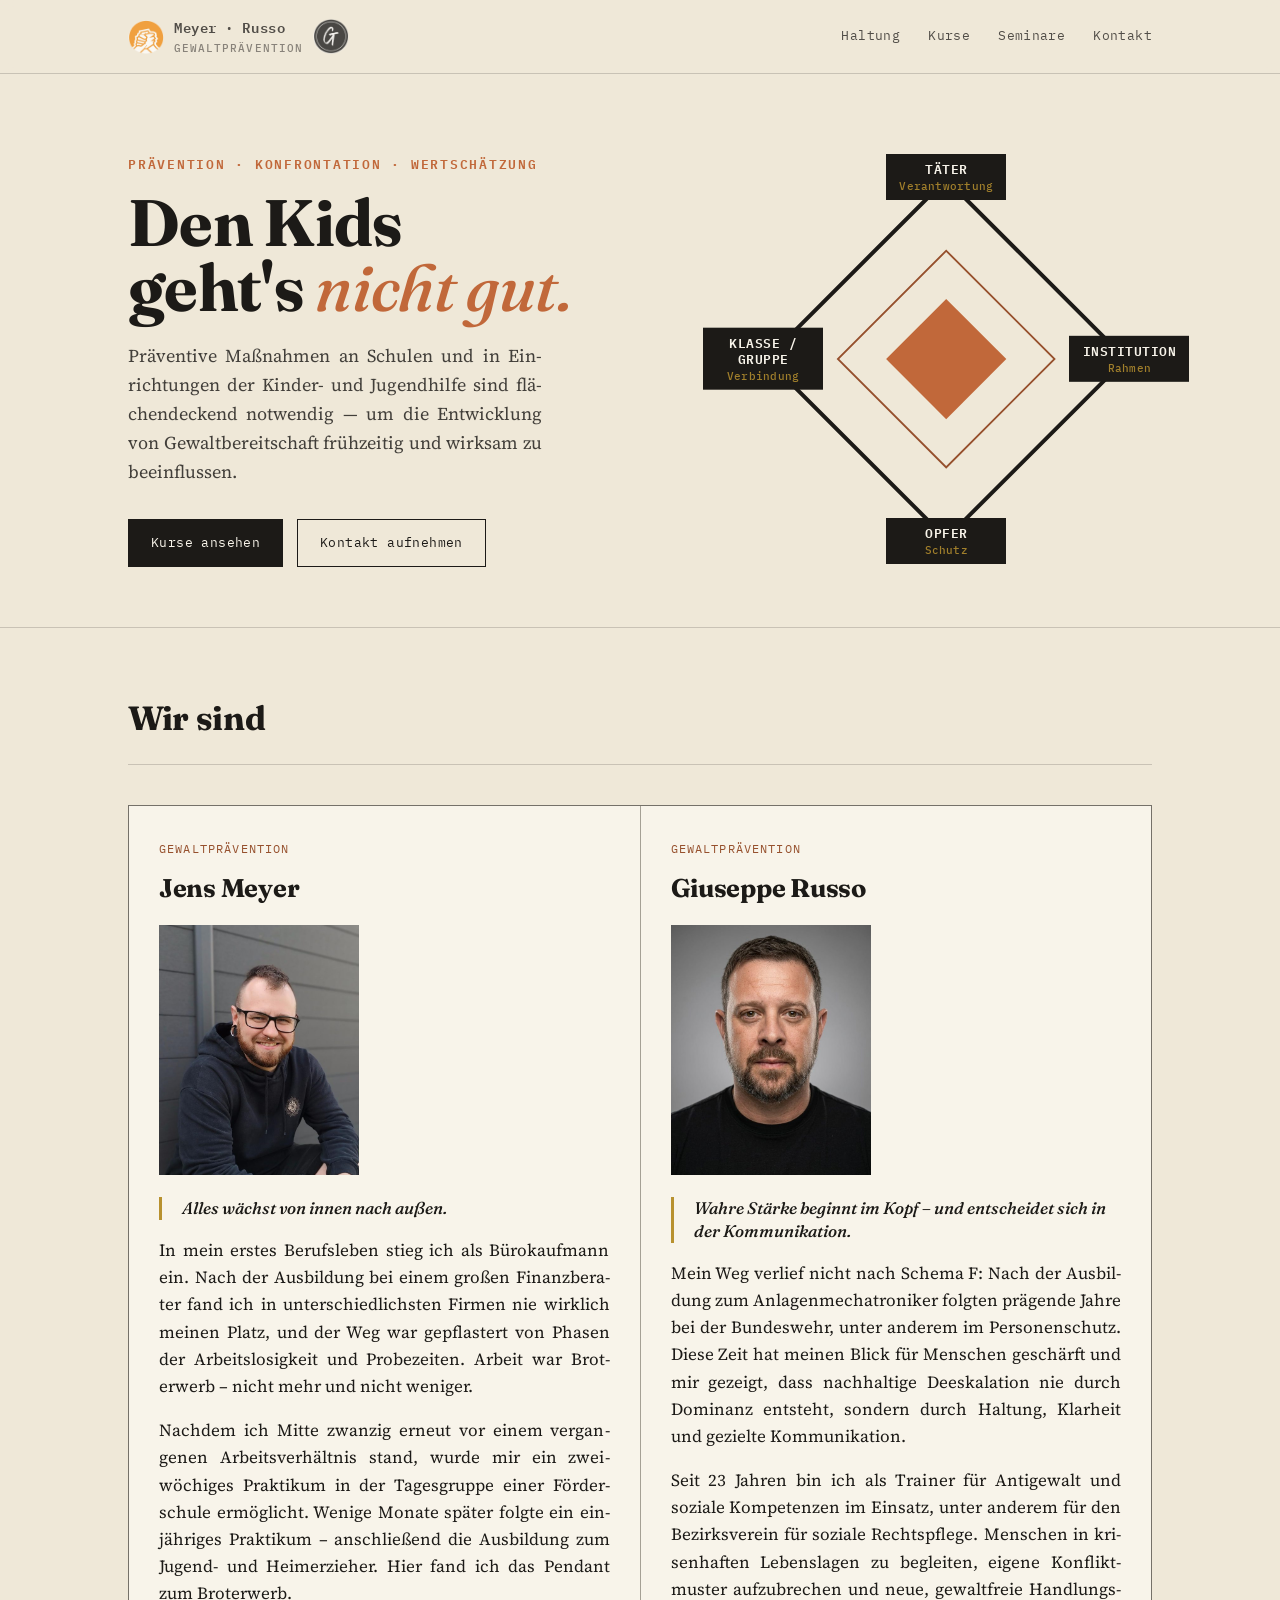
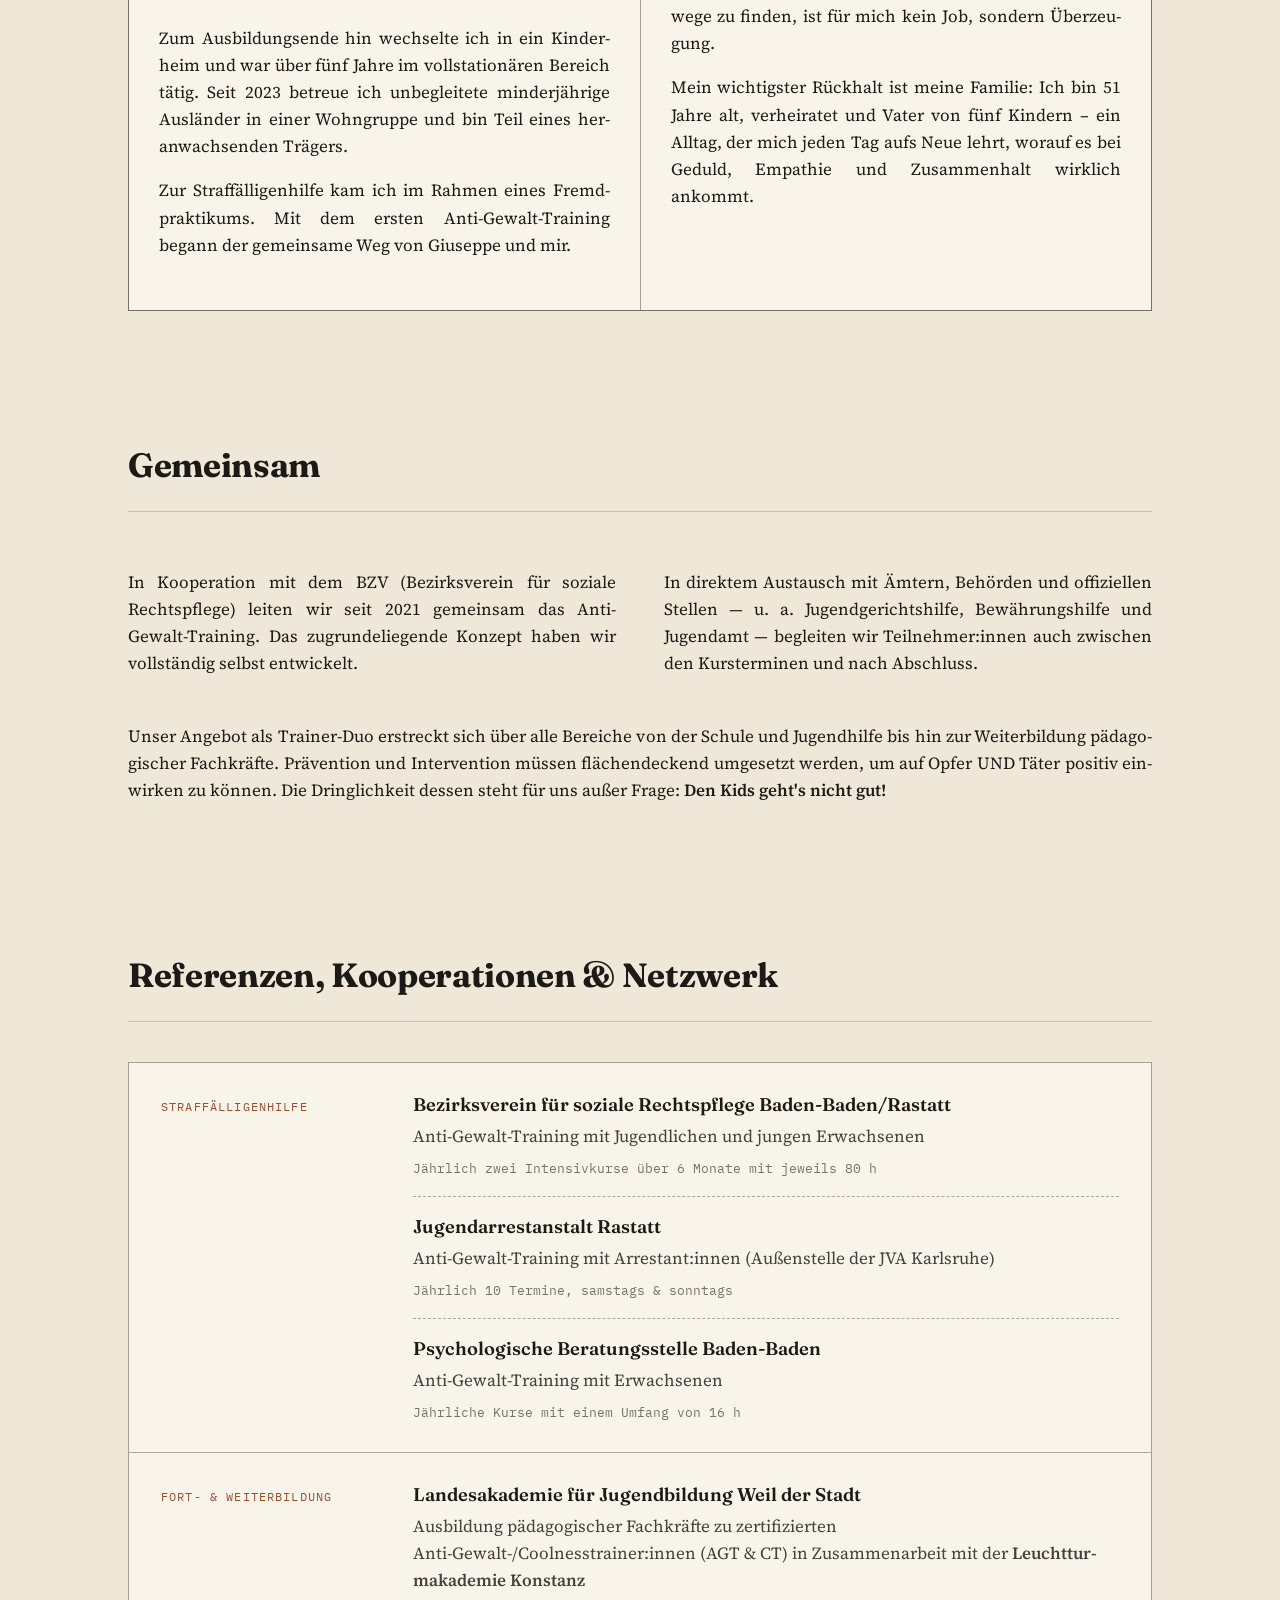
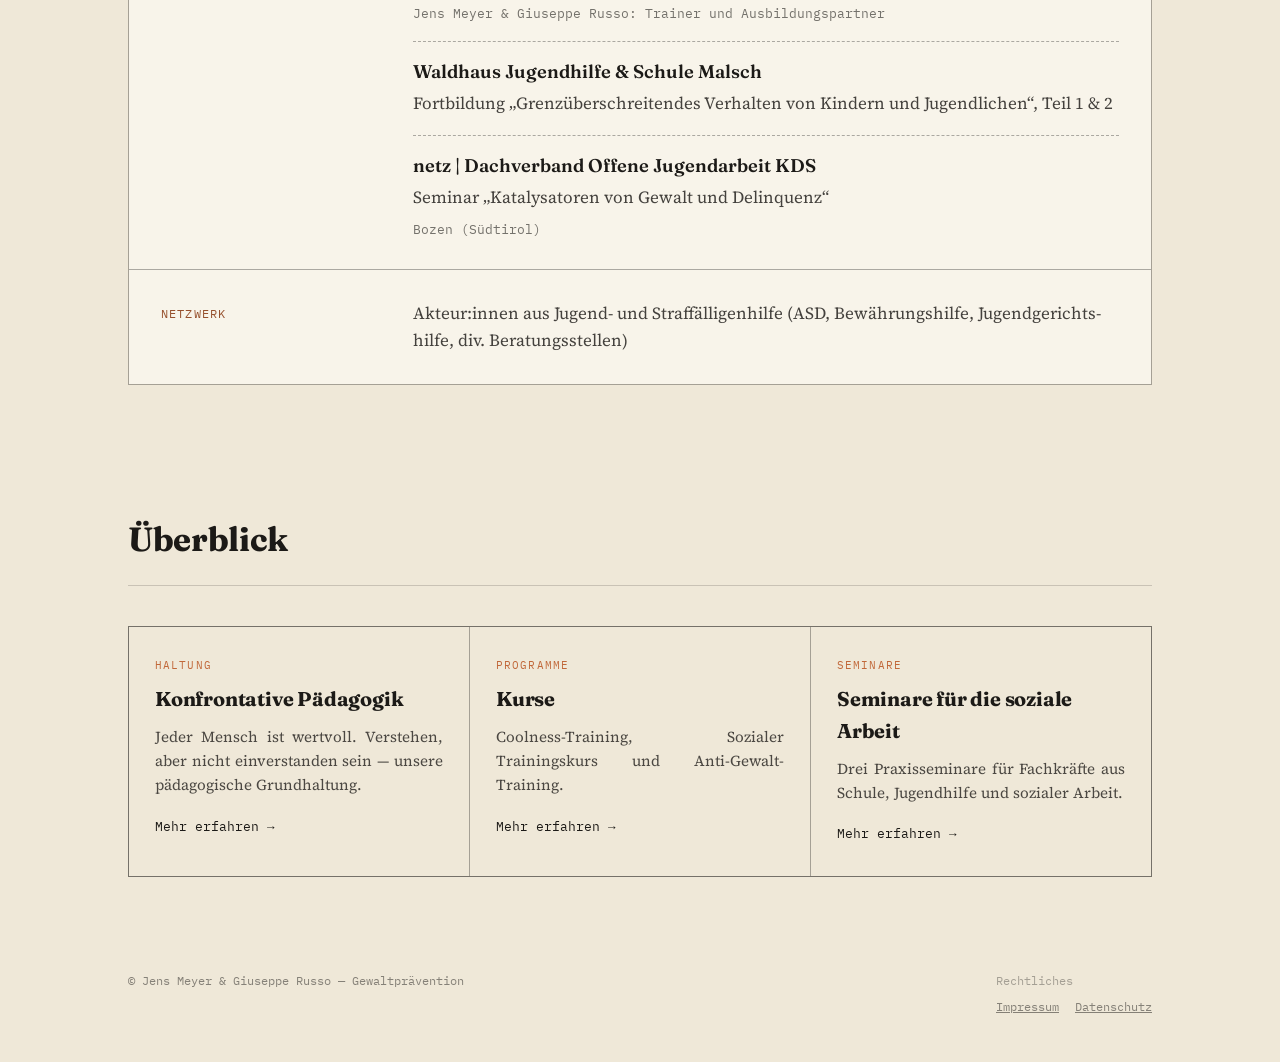
<file: index.html>
<!DOCTYPE html>
<html lang="de">
<head>
<meta charset="UTF-8">
<meta name="viewport" content="width=device-width, initial-scale=1.0">
<title>Meyer & Russo — Gewaltprävention</title>
<meta name="description" content="Gewaltprävention und konfrontative Pädagogik: Jens Meyer und Giuseppe Russo bieten Kurse, Seminare und Trainings für Kinder, Jugendliche und Fachkräfte der sozialen Arbeit.">
<link rel="icon" type="image/x-icon" href="favicon.ico">
<link rel="icon" type="image/png" sizes="32x32" href="favicon-32x32.png">
<link rel="icon" type="image/png" sizes="16x16" href="favicon-16x16.png">
<link rel="apple-touch-icon" sizes="180x180" href="apple-touch-icon.png">
<meta property="og:type" content="website">
<meta property="og:site_name" content="Meyer &amp; Russo — Gewaltprävention">
<meta property="og:locale" content="de_DE">
<meta property="og:title" content="Meyer &amp; Russo — Gewaltprävention">
<meta property="og:description" content="Gewaltprävention und konfrontative Pädagogik: Jens Meyer und Giuseppe Russo bieten Kurse, Seminare und Trainings für Kinder, Jugendliche und Fachkräfte der sozialen Arbeit.">
<link rel="stylesheet" href="fonts/fonts.css">
<style>
:root{
  --ink:#1c1a17;
  --paper:#efe8d8;
  --paper-light:#f8f4ea;
  --terracotta:#c1683a;
  --terracotta-dark:#96502d;
  --gold:#b8912f;
  --line: rgba(28,26,23,0.18);
  --line-strong: rgba(28,26,23,0.35);
}
*{box-sizing:border-box;}
html{scroll-behavior:smooth;}
body{
  margin:0;
  background:var(--paper);
  color:var(--ink);
  font-family:'Source Serif 4', serif;
  font-size:17px;
  line-height:1.6;
  -webkit-font-smoothing:antialiased;
}
@media (prefers-reduced-motion: reduce){
  html{scroll-behavior:auto;}
  *{animation:none !important; transition:none !important;}
}
a{color:inherit;}
img{max-width:100%; display:block;}
p{text-align:justify; hyphens:auto; -webkit-hyphens:auto; hyphenate-limit-chars:6 3 3; overflow-wrap:break-word;}
@media (max-width:680px){ p{text-align:left;} }
.wrap{
  max-width:1080px;
  margin:0 auto;
  padding:0 28px;
}
h1,h2,h3{
  font-family:'Fraunces', serif;
  font-weight:700;
  margin:0;
  letter-spacing:-0.01em;
}
.eyebrow{
  font-family:'IBM Plex Mono', monospace;
  font-size:12.5px;
  letter-spacing:0.14em;
  text-transform:uppercase;
  color:var(--terracotta);
  font-weight:600;
}

/* ---------- Header ---------- */
header{
  position:sticky; top:0; z-index:50;
  background:rgba(239,232,216,0.92);
  backdrop-filter: blur(6px);
  border-bottom:1px solid var(--line);
}
.nav{
  display:flex; align-items:center; justify-content:space-between;
  padding:16px 28px;
  max-width:1080px; margin:0 auto;
}
.brand{
  font-family:'IBM Plex Mono', monospace;
  font-weight:600;
  font-size:14px;
  letter-spacing:0.04em;
  display:flex; align-items:center; gap:10px;
  text-decoration:none;
}
.brand-logo{
  width:36px; height:36px; object-fit:contain; display:block; flex-shrink:0;
}
.brand-text-stack{
  display:flex; flex-direction:column; gap:2px;
}
.brand-name{white-space:nowrap;}
.brand-sub{
  font-size:10.5px; font-weight:500; letter-spacing:0.1em;
  text-transform:uppercase; opacity:0.65; white-space:nowrap;
}
.nav ul{
  list-style:none; display:flex; gap:28px; margin:0; padding:0;
  font-family:'IBM Plex Mono', monospace; font-size:13px;
  letter-spacing:0.03em;
}
.nav a{text-decoration:none; opacity:0.75; transition:opacity .15s;}
.nav a:hover, .nav a:focus-visible{opacity:1;}
.nav a[aria-current="page"]{opacity:1; color:var(--terracotta);}
.nav-links{display:flex;}
.nav-toggle{
  display:none;
  flex-direction:column;
  justify-content:center;
  align-items:center;
  gap:5px;
  width:34px; height:34px;
  background:none; border:none; cursor:pointer; padding:0; flex-shrink:0;
}
.nav-toggle span{
  display:block; width:20px; height:2px; background:var(--ink);
}
.mobile-menu{
  display:none;
  list-style:none; margin:0; padding:0;
  border-top:1px solid var(--line);
  background:var(--paper-light);
}
.mobile-menu.open{display:block;}
.mobile-menu li a{
  display:block; padding:15px 28px;
  font-family:'IBM Plex Mono', monospace; font-size:14px;
  text-decoration:none; color:var(--ink);
  border-bottom:1px solid var(--line);
}
.mobile-menu li a[aria-current="page"]{color:var(--terracotta);}
@media (max-width:1024px){
  .nav .nav-links{display:none;}
  .brand{font-size:16px;}
  .brand-logo{width:44px; height:44px;}
  .brand-sub{font-size:11px;}
  .nav-toggle{display:flex; width:40px; height:40px;}
  .nav-toggle span{width:24px;}
}
@media (min-width:1025px){
  .mobile-menu{display:none !important;}
}

/* ---------- Hero ---------- */
.hero{
  padding:76px 0 60px;
  border-bottom:1px solid var(--line);
  position:relative;
  overflow:hidden;
}
.hero-grid{
  display:grid;
  grid-template-columns: 1.15fr 0.85fr;
  gap:56px;
  align-items:center;
}
@media (max-width:860px){
  .hero-grid{grid-template-columns:1fr; gap:44px;}
}
.hero h1{
  font-size:clamp(2.6rem, 6vw, 4.1rem);
  line-height:0.98;
  margin-top:14px;
}
.hero h1 em{
  font-style:italic;
  font-weight:500;
  color:var(--terracotta);
}
.hero p.lede{
  margin-top:22px;
  font-size:1.13rem;
  max-width:46ch;
  color:rgba(28,26,23,0.82);
}
.hero .ctas{
  margin-top:32px;
  display:flex; gap:14px; flex-wrap:wrap;
}
.btn{
  font-family:'IBM Plex Mono', monospace;
  font-size:13px; letter-spacing:0.03em;
  text-decoration:none;
  padding:13px 22px;
  border:1px solid var(--ink);
  display:inline-block;
}
.btn-solid{
  background:var(--ink); color:var(--paper-light);
}
.btn-solid:hover{background:var(--terracotta); border-color:var(--terracotta);}
.btn-outline:hover{background:var(--ink); color:var(--paper-light);}

/* Handlungsviereck — signature diagram */
.viereck{
  position:relative;
  width:100%;
  max-width:380px;
  aspect-ratio:1/1;
  margin:0 auto;
}
.viereck .diamond{
  position:absolute; inset:16%;
  border:4px solid var(--ink);
  transform:rotate(45deg);
}
.viereck .diamond::before,
.viereck .diamond::after{
  content:"";
  position:absolute; inset:0;
}
.viereck .diamond::before{ transform: scale(0.62); border:3px solid var(--terracotta-dark); }
.viereck .diamond::after{ transform: scale(0.34); background:var(--terracotta); }
.vnode{
  position:absolute;
  z-index:2;
  font-family:'IBM Plex Mono', monospace;
  font-size:13px;
  font-weight:700;
  letter-spacing:0.04em;
  text-transform:uppercase;
  text-align:center;
  width:120px;
  background:var(--ink);
  color:var(--paper-light);
  padding:7px 10px;
  line-height:1.25;
}
.vnode span{display:block; font-size:10.5px; font-weight:500; opacity:0.85; color:var(--gold); margin-top:3px; text-transform:none; letter-spacing:0.02em;}
.vnode.top{top:-4%; left:50%; transform:translateX(-50%);}
.vnode.right{right:-14%; top:50%; transform:translateY(-50%); text-align:center;}
.vnode.bottom{bottom:-4%; left:50%; transform:translateX(-50%);}
.vnode.left{left:-14%; top:50%; transform:translateY(-50%); text-align:center;}
@media (max-width:860px){
  .viereck{max-width:280px;}
  .vnode{width:100px; font-size:11.5px; padding:6px 8px;}
  .vnode.left, .vnode.right{width:90px;}
  .vnode.left{left:-11%;}
  .vnode.right{right:-11%;}
}

/* ---------- Section shell ---------- */
section{padding:64px 0;}
.section-head{
  display:flex; align-items:baseline; justify-content:space-between;
  gap:24px; margin-bottom:40px; flex-wrap:wrap;
  border-bottom:1px solid var(--line);
  padding-bottom:18px;
}
.section-head h2{font-size:clamp(1.6rem,3vw,2.1rem);}
.section-num{
  font-family:'IBM Plex Mono', monospace;
  font-size:12.5px; color:rgba(28,26,23,0.5);
}
.page-hero{
  padding:52px 0 8px;
  border-bottom:1px solid var(--line);
}
@media (max-width:768px){
  .hero{padding:36px 0 40px;}
  .page-hero{padding:28px 0 4px;}
  section{padding:40px 0;}
}

/* ---------- Haltung / philosophy ---------- */
.haltung{background:var(--paper-light); border-bottom:1px solid var(--line);}
.haltung-grid{
  display:grid; grid-template-columns: 1fr 1fr; gap:48px;
}
@media (max-width:780px){ .haltung-grid{grid-template-columns:1fr;} }
.haltung-grid > div{display:flex; flex-direction:column;}
.haltung-grid blockquote{margin-top:auto; padding-top:26px;}
.text-grid{display:grid; grid-template-columns:1fr 1fr; gap:48px;}
.text-grid p:last-child{border-left:1px dashed var(--line-strong); margin-left:-25px; padding-left:24px;}
@media (max-width:780px){
  .text-grid{grid-template-columns:1fr; gap:24px;}
  .text-grid p:last-child{border-left:none; margin-left:0; padding-left:0; border-top:1px dashed var(--line-strong); padding-top:24px;}
}
.haltung p{color:rgba(28,26,23,0.85);}
blockquote{
  margin:26px 0 0;
  padding-left:20px;
  border-left:3px solid var(--gold);
  font-family:'Fraunces', serif;
  font-style:italic;
  font-weight:500;
  font-size:1.3rem;
  line-height:1.35;
}

/* ---------- Angebote / program dossier cards ---------- */
.cards{
  display:grid;
  grid-template-columns:1fr;
  gap:1px;
  background:var(--line-strong);
  border:1px solid var(--line-strong);
}
.card{
  background:var(--paper);
  padding:32px 30px;
  position:relative;
  display:grid;
  grid-template-columns: 1.4fr 1fr;
  gap:8px 32px;
}
@media (max-width:700px){ .card{grid-template-columns:1fr;} }
.card .tag{
  font-family:'IBM Plex Mono', monospace;
  font-size:11px; letter-spacing:0.1em; text-transform:uppercase;
  color:var(--terracotta); margin-bottom:8px; display:block;
}
.card h3{font-size:1.65rem; font-weight:800; margin-bottom:14px;}
.card p.desc{color:rgba(28,26,23,0.82); font-size:0.99rem;}
.spec{
  font-family:'IBM Plex Mono', monospace;
  font-size:12.5px;
  display:grid;
  grid-template-columns: 96px 1fr;
  align-content:start;
  gap:8px 14px;
  border-left:1px dashed var(--line-strong);
  padding-left:24px;
}
@media (max-width:700px){
  .spec{border-left:none; border-top:1px dashed var(--line-strong); padding-left:0; padding-top:16px; margin-top:6px;}
}
.spec dt{opacity:0.55;}
.spec dd{margin:0;}

/* ---------- Fünf Bausteine (hell) ---------- */
.bausteine{
  display:grid; grid-template-columns:repeat(5,1fr); gap:1px;
  background:var(--line-strong); border:1px solid var(--line-strong);
  margin-top:40px;
}
@media (max-width:900px){ .bausteine{grid-template-columns:repeat(2,1fr);} }
@media (max-width:520px){ .bausteine{grid-template-columns:1fr;} }
.baustein{background:var(--paper); padding:24px 20px;}
.baustein h4{font-family:'Fraunces', serif; font-weight:600; font-size:1.05rem; margin:0 0 8px;}
.baustein p{font-size:0.92rem; color:rgba(28,26,23,0.72); margin:0; text-align:left;}

/* ---------- Startseite Teaser ---------- */
.teasers{
  display:grid;
  grid-template-columns:repeat(3, 1fr);
  gap:1px;
  background:var(--line-strong);
  border:1px solid var(--line-strong);
}
@media (max-width:780px){ .teasers{grid-template-columns:1fr;} }
.teaser{
  background:var(--paper);
  padding:30px 26px;
  text-decoration:none;
  display:block;
  transition:background .15s;
}
.teaser:hover{background:var(--paper-light);}
.teaser .tag{
  font-family:'IBM Plex Mono', monospace;
  font-size:11px; letter-spacing:0.1em; text-transform:uppercase;
  color:var(--terracotta); margin-bottom:8px; display:block;
}
.teaser h3{font-size:1.25rem; margin-bottom:10px;}
.teaser p{color:rgba(28,26,23,0.78); font-size:0.95rem; margin:0 0 14px;}
.teaser .go{
  font-family:'IBM Plex Mono', monospace; font-size:12.5px;
  color:var(--ink);
}

/* ---------- Seminar ---------- */
.seminar{background:var(--ink); color:var(--paper-light); border-bottom:1px solid var(--line);}
.seminar .eyebrow{color:var(--gold);}
.seminar .section-head{border-bottom:1px solid rgba(248,244,234,0.18);}
.seminar .section-num{color:rgba(248,244,234,0.5);}
.seminar .cards{background:rgba(248,244,234,0.35); border-color:rgba(248,244,234,0.35);}
.seminar .card{background:var(--ink); color:rgba(248,244,234,0.85);}
.seminar .card h3{color:var(--paper-light);}
.seminar .card p.desc{color:rgba(248,244,234,0.78);}
.seminar .spec{border-left-color:rgba(248,244,234,0.35);}
.seminar .spec dt{color:rgba(248,244,234,0.55);}
@media (max-width:700px){ .seminar .spec{border-top-color:rgba(248,244,234,0.25);} }
.punkte{
  display:grid; grid-template-columns:repeat(5,1fr); gap:1px;
  background:rgba(248,244,234,0.18);
  margin-bottom:44px;
}
@media (max-width:900px){ .punkte{grid-template-columns:repeat(2,1fr);} }
@media (max-width:520px){ .punkte{grid-template-columns:1fr;} }
.punkt{
  background:var(--ink);
  padding:24px 20px;
}
.punkt .pn{
  font-family:'IBM Plex Mono', monospace;
  font-size:12px; color:var(--gold); display:block; margin-bottom:10px;
}
.punkt h4{
  font-family:'Fraunces', serif; font-weight:600; font-size:1.05rem;
  margin:0 0 8px;
}
.punkt p{
  font-size:0.92rem; color:rgba(248,244,234,0.72); margin:0;
}
.pricing{
  display:flex; align-items:center; justify-content:space-between;
  flex-wrap:wrap; gap:24px;
  border:1px solid rgba(248,244,234,0.25);
  padding:26px 30px;
}
.pricing .p-label{font-family:'IBM Plex Mono', monospace; font-size:12.5px; color:rgba(248,244,234,0.6); text-transform:uppercase; letter-spacing:0.08em;}
.pricing .p-value{font-family:'Fraunces', serif; font-size:1.9rem; font-weight:600; margin-top:6px;}
.pricing .p-sub{font-size:0.9rem; color:rgba(248,244,234,0.6); margin-top:6px;}
.pricing .p-duration{font-family:'IBM Plex Mono', monospace; font-size:13px; text-align:right; color:rgba(248,244,234,0.75);}

/* ---------- Kontakt ---------- */
.kontakt-grid{
  display:grid; grid-template-columns:1fr 1fr; gap:1px;
  background:var(--line-strong); border:1px solid var(--line-strong);
}
@media (max-width:680px){ .kontakt-grid{grid-template-columns:1fr;} }
.kcard{
  background:var(--paper-light);
  padding:34px 30px;
}
.kcard .logo-mark{
  height:64px; width:auto; object-fit:contain; object-position:left center;
  margin-bottom:18px; filter:none;
}
.kcard .role{
  font-family:'IBM Plex Mono', monospace; font-size:11.5px;
  text-transform:uppercase; letter-spacing:0.1em; color:var(--terracotta-dark);
  display:block; margin-bottom:10px;
}
.kcard h3{font-size:1.6rem; margin-bottom:16px;}
.kcard .detail{
  font-family:'IBM Plex Mono', monospace; font-size:14px;
  display:flex; gap:10px; align-items:baseline; margin-top:8px;
}
.kcard .detail a{text-decoration:none; border-bottom:1px solid var(--line-strong);}
.kcard .detail a:hover{border-color:var(--ink);}
.kcard .detail-label{opacity:0.5; width:52px; flex-shrink:0;}

footer{
  padding:30px 0 46px;
  font-family:'IBM Plex Mono', monospace;
  font-size:12px;
  color:rgba(28,26,23,0.5);
  display:flex; justify-content:space-between; flex-wrap:wrap; gap:10px;
}


/* ---------- Bild-Platzhalter ---------- */
.portrait-placeholder{
  background-color: var(--paper-light);
  background-image: repeating-linear-gradient(45deg, var(--line) 0, var(--line) 1px, transparent 1px, transparent 13px);
  border: 1px dashed var(--line-strong);
  display:flex; flex-direction:column; align-items:center; justify-content:center; gap:10px;
  color: rgba(28,26,23,0.45);
  font-family:'IBM Plex Mono', monospace; font-size:11px; letter-spacing:0.08em; text-transform:uppercase; text-align:center;
  padding:20px;
}
.portrait-placeholder svg{ width:38px; height:38px; opacity:0.55; }
.team-portrait{ aspect-ratio:16/9; max-width:640px; margin:0 auto; }
.kcard-portrait{ aspect-ratio:4/5; width:100%; max-width:200px; margin-bottom:22px; }

/* ---------- Referenzen ---------- */
.refs{display:grid; border:1px solid var(--line-strong);}
.ref-group{display:grid; grid-template-columns:220px 1fr; gap:0 32px; padding:30px 32px; background:var(--paper-light);}
.ref-group + .ref-group{border-top:1px solid var(--line-strong);}
.ref-label{
  font-family:'IBM Plex Mono', monospace; font-size:11.5px; font-weight:400;
  letter-spacing:0.1em; text-transform:uppercase; color:var(--terracotta-dark);
  margin:5px 0 0;
}
.ref-list{list-style:none; margin:0; padding:0;}
.ref-list li{padding:18px 0; border-top:1px dashed var(--line-strong);}
.ref-list li:first-child{padding-top:0; border-top:none;}
.ref-list li:last-child{padding-bottom:0;}
.ref-list h4{font-family:'Fraunces', serif; font-weight:600; font-size:1.15rem; line-height:1.3; margin:0 0 6px;}
.ref-list p{margin:0; text-align:left; color:rgba(28,26,23,0.82);}
.ref-detail{display:block; margin-top:8px; font-family:'IBM Plex Mono', monospace; font-size:12.5px; color:rgba(28,26,23,0.6);}
@media (max-width:700px){
  .ref-group{grid-template-columns:1fr; padding:26px 22px;}
  .ref-label{margin:0 0 16px;}
}
</style>
</head>
<body>

<header>
  <div class="nav">
    <a class="brand" href="index.html"><img class="brand-logo" src="[data-uri]" alt="Logo Jens Meyer"><span class="brand-text-stack"><span class="brand-name">Meyer&nbsp;&middot;&nbsp;Russo</span><span class="brand-sub">Gewaltprävention</span></span><img class="brand-logo" src="[data-uri]" alt="Logo Giuseppe Russo"></a>
    <ul class="nav-links">
      <li><a href="haltung.html">Haltung</a></li>
      <li><a href="angebote.html">Kurse</a></li>
      <li><a href="seminar.html">Seminare</a></li>
      <li><a href="kontakt.html">Kontakt</a></li>
    </ul>
    <button class="nav-toggle" aria-label="Menü öffnen" aria-expanded="false" aria-controls="mobile-menu">
      <span></span><span></span><span></span>
    </button>
  </div>
  <ul class="mobile-menu" id="mobile-menu">
      <li><a href="haltung.html">Haltung</a></li>
      <li><a href="angebote.html">Kurse</a></li>
      <li><a href="seminar.html">Seminare</a></li>
      <li><a href="kontakt.html">Kontakt</a></li>
  </ul>
</header>

<script>
(function(){
  var btn = document.querySelector('.nav-toggle');
  var menu = document.querySelector('.mobile-menu');
  if (!btn || !menu) return;
  btn.addEventListener('click', function(){
    var open = menu.classList.toggle('open');
    btn.setAttribute('aria-expanded', open ? 'true' : 'false');
  });
})();
</script>


<section class="hero">
  <div class="wrap hero-grid">
    <div>
      <span class="eyebrow">Prävention · Konfrontation · Wertschätzung</span>
      <h1>Den Kids<br>geht's <em>nicht gut.</em></h1>
      <p class="lede">Prä­ven­tive Maß­nah­men an Schulen und in Ein­rich­tun­gen der Kinder- und Jugend­hilfe sind flä­chen­deckend not­wen­dig — um die Ent­wick­lung von Gewalt­bereit­schaft früh­zei­tig und wirksam zu beein­flus­sen.</p>
      <div class="ctas">
        <a class="btn btn-solid" href="angebote.html">Kurse ansehen</a>
        <a class="btn btn-outline" href="kontakt.html">Kontakt aufnehmen</a>
      </div>
    </div>
    <div class="viereck" aria-hidden="true">
      <div class="vnode top">Täter<span>Verantwortung</span></div>
      <div class="vnode right">Institution<span>Rahmen</span></div>
      <div class="vnode bottom">Opfer<span>Schutz</span></div>
      <div class="vnode left">Klasse / Gruppe<span>Verbindung</span></div>
      <div class="diamond"></div>
    </div>
  </div>
</section>

<section id="team">
  <div class="wrap">
    <div class="section-head">
      <h2>Wir sind</h2>
    </div>
    <div class="kontakt-grid">
      <div class="kcard">
        <span class="role">Gewaltprävention</span>
        <h3>Jens Meyer</h3>
        <div class="kcard-portrait" style="overflow:hidden;">
          <img src="[data-uri]" alt="Jens Meyer" style="width:100%; height:100%; object-fit:cover; display:block;">
        </div>
        <blockquote style="margin:0 0 16px; font-size:1.05rem;">Alles wächst von innen nach außen.</blockquote>
        <p>In mein erstes Berufs­leben stieg ich als Büro­kauf­mann ein. Nach der Aus­bil­dung bei einem großen Finanz­bera­ter fand ich in unter­schied­lichs­ten Firmen nie wirk­lich meinen Platz, und der Weg war gepflas­tert von Phasen der Arbeits­losig­keit und Pro­bezei­ten. Arbeit war Brot­erwerb – nicht mehr und nicht weniger.</p>
        <p>Nachdem ich Mitte zwanzig erneut vor einem ver­gan­genen Arbeits­ver­hält­nis stand, wurde mir ein zwei­wöchi­ges Prak­tikum in der Tages­gruppe einer För­der­schule ermög­licht. Wenige Monate später folgte ein ein­jäh­riges Prak­tikum – anschlie­ßend die Aus­bil­dung zum Jugend- und Hei­mer­zie­her. Hier fand ich das Pendant zum Brot­erwerb.</p>
        <p>Zum Aus­bil­dungs­ende hin wech­selte ich in ein Kin­der­heim und war über fünf Jahre im voll­sta­tio­nären Bereich tätig. Seit 2023 betreue ich unbe­glei­tete min­der­jäh­rige Aus­län­der in einer Wohn­gruppe und bin Teil eines her­anwach­sen­den Trägers.</p>
        <p>Zur Straf­fäl­ligen­hilfe kam ich im Rahmen eines Fremd­prak­tikums. Mit dem ersten Anti-Gewalt-Trai­ning begann der gemein­same Weg von Giuseppe und mir.</p>
      </div>
      <div class="kcard">
        <span class="role">Gewaltprävention</span>
        <h3>Giuseppe Russo</h3>
        <div class="kcard-portrait" style="overflow:hidden;">
          <img src="[data-uri]" alt="Giuseppe Russo" style="width:100%; height:100%; object-fit:cover; display:block;">
        </div>
        <blockquote style="margin:0 0 16px; font-size:1.05rem;">Wahre Stärke beginnt im Kopf – und ent­schei­det sich in der Kom­muni­kation.</blockquote>
        <p>Mein Weg verlief nicht nach Schema F: Nach der Aus­bil­dung zum Anla­gen­mecha­tro­niker folgten prä­gende Jahre bei der Bun­des­wehr, unter anderem im Per­sonen­schutz. Diese Zeit hat meinen Blick für Men­schen geschärft und mir gezeigt, dass nach­hal­tige Dees­kala­tion nie durch Domi­nanz ent­steht, sondern durch Haltung, Kla­rheit und gezielte Kom­muni­kation.</p>
        <p>Seit 23 Jahren bin ich als Trainer für Anti­gewalt und soziale Kom­peten­zen im Einsatz, unter anderem für den Bezirks­ver­ein für soziale Rechts­pflege. Men­schen in kri­sen­haf­ten Lebens­lagen zu beglei­ten, eigene Kon­flikt­mus­ter auf­zubre­chen und neue, gewalt­freie Hand­lungs­wege zu finden, ist für mich kein Job, sondern Über­zeu­gung.</p>
        <p>Mein wich­tigs­ter Rück­halt ist meine Familie: Ich bin 51 Jahre alt, ver­hei­ratet und Vater von fünf Kindern – ein Alltag, der mich jeden Tag aufs Neue lehrt, worauf es bei Geduld, Empa­thie und Zusam­men­halt wirk­lich ankommt.</p>
      </div>
    </div>
  </div>
</section>

<section id="gemeinsam">
  <div class="wrap">
    <div class="section-head">
      <h2>Gemeinsam</h2>
    </div>
    <div class="haltung-grid">
      <div>
        <p>In Koope­ration mit dem BZV (Bezirks­ver­ein für soziale Rechts­pflege) leiten wir seit 2021 gemein­sam das Anti-Gewalt-Trai­ning. Das zugrun­delie­gende Konzept haben wir voll­stän­dig selbst ent­wickelt.</p>
      </div>
      <div>
        <p>In direk­tem Aus­tausch mit Ämtern, Behör­den und offi­ziel­len Stellen — u.&nbsp;a. Jugend­gerichts­hilfe, Bewäh­rungs­hilfe und Jugend­amt — beglei­ten wir Teil­neh­mer:innen auch zwi­schen den Kurs­ter­minen und nach Abschluss.</p>
      </div>
    </div>
    <p style="margin-top:28px;">Unser Angebot als Trainer-Duo erstreckt sich über alle Berei­che von der Schule und Jugend­hilfe bis hin zur Wei­ter­bil­dung päd­ago­gischer Fach­kräfte. Prä­ven­tion und Inter­ven­tion müssen flä­chen­deckend umge­setzt werden, um auf Opfer UND Täter positiv ein­wir­ken zu können. Die Dring­lich­keit dessen steht für uns außer Frage: <strong>Den Kids geht's nicht gut!</strong></p>
  </div>
</section>

<section id="referenzen">
  <div class="wrap">
    <div class="section-head">
      <h2>Referenzen, Kooperationen &amp; Netzwerk</h2>
    </div>
    <div class="refs">
      <div class="ref-group">
        <h3 class="ref-label">Straffälligenhilfe</h3>
        <ul class="ref-list">
          <li>
            <h4>Bezirks­ver­ein für soziale Rechts­pflege Baden-Baden/Rastatt</h4>
            <p>Anti-Gewalt-Trai­ning mit Jugend­lichen und jungen Erwach­senen</p>
            <span class="ref-detail">Jähr­lich zwei Inten­siv­kurse über 6 Monate mit jeweils 80&nbsp;h</span>
          </li>
          <li>
            <h4>Jugend­arrest­anstalt Rastatt</h4>
            <p>Anti-Gewalt-Trai­ning mit Arre­stant:innen (Außen­stelle der JVA Karls­ruhe)</p>
            <span class="ref-detail">Jähr­lich 10 Termine, sams­tags &amp; sonn­tags</span>
          </li>
          <li>
            <h4>Psy­cho­logi­sche Bera­tungs­stelle Baden-Baden</h4>
            <p>Anti-Gewalt-Trai­ning mit Erwach­senen</p>
            <span class="ref-detail">Jähr­liche Kurse mit einem Umfang von 16&nbsp;h</span>
          </li>
        </ul>
      </div>
      <div class="ref-group">
        <h3 class="ref-label">Fort- &amp; Weiterbildung</h3>
        <ul class="ref-list">
          <li>
            <h4>Lan­des­aka­demie für Jugend­bil­dung Weil der Stadt</h4>
            <p>Aus­bil­dung päd­ago­gischer Fach­kräfte zu zer­tifi­zier­ten <span style="white-space:nowrap;">Anti-Gewalt-/Cool­ness­trai­ner:innen</span> (AGT &amp; CT) in Zusam­men­arbeit mit der <strong>Leucht­tur­maka­demie Kon­stanz</strong></p>
            <span class="ref-detail">Jens Meyer &amp; Giuseppe Russo: Trainer und Aus­bil­dungs­part­ner</span>
          </li>
          <li>
            <h4>Wald­haus Jugend­hilfe &amp; Schule Malsch</h4>
            <p>Fort­bil­dung „Grenz­über­schrei­ten­des Ver­hal­ten von Kindern und Jugend­lichen“, Teil 1 &amp; 2</p>
          </li>
                  <li>
            <h4>netz&nbsp;| Dach­ver­band Offene Jugend­arbeit KDS</h4>
            <p>Seminar „Katalysa­toren von Gewalt und Delin­quenz“</p>
            <span class="ref-detail">Bozen (Südtirol)</span>
          </li>
        </ul>
      </div>
      <div class="ref-group">
        <h3 class="ref-label">Netzwerk</h3>
        <ul class="ref-list">
          <li>
            <p>Akteur:innen aus Jugend- und Straf­fäl­ligen­hilfe (ASD, Bewäh­rungs­hilfe, Jugend­gerichts­hilfe, div. Bera­tungs­stel­len)</p>
          </li>
        </ul>
      </div>
    </div>
  </div>
</section>

<section id="ueberblick">
  <div class="wrap">
    <div class="section-head">
      <h2>Überblick</h2>
    </div>
    <div class="teasers">
      <a class="teaser" href="haltung.html">
        <span class="tag">Haltung</span>
        <h3>Konfrontative Pädagogik</h3>
        <p>Jeder Mensch ist wertvoll. Verstehen, aber nicht einverstanden sein — unsere pädagogische Grundhaltung.</p>
        <span class="go">Mehr erfahren →</span>
      </a>
      <a class="teaser" href="angebote.html">
        <span class="tag">Programme</span>
        <h3>Kurse</h3>
        <p>Coolness-Training, Sozialer Trainingskurs und Anti-Gewalt-Training.</p>
        <span class="go">Mehr erfahren →</span>
      </a>
      <a class="teaser" href="seminar.html">
        <span class="tag">Seminare</span>
        <h3>Seminare für die soziale Arbeit</h3>
        <p>Drei Praxisseminare für Fachkräfte aus Schule, Jugendhilfe und sozialer Arbeit.</p>
        <span class="go">Mehr erfahren →</span>
      </a>
    </div>
  </div>
</section>

<footer>
  <div class="wrap" style="display:flex; justify-content:space-between; flex-wrap:wrap; gap:24px; width:100%; align-items:flex-start;">
    <span>© Jens Meyer &amp; Giuseppe Russo — Gewaltprävention</span>
    <div>
      <div style="opacity:0.7; margin-bottom:6px;">Rechtliches</div>
      <div style="display:flex; gap:16px;">
        <a href="impressum.html" style="color:inherit;">Impressum</a>
        <a href="datenschutz.html" style="color:inherit;">Datenschutz</a>
      </div>
    </div>
  </div>
</footer>

</body>
</html>
</file>
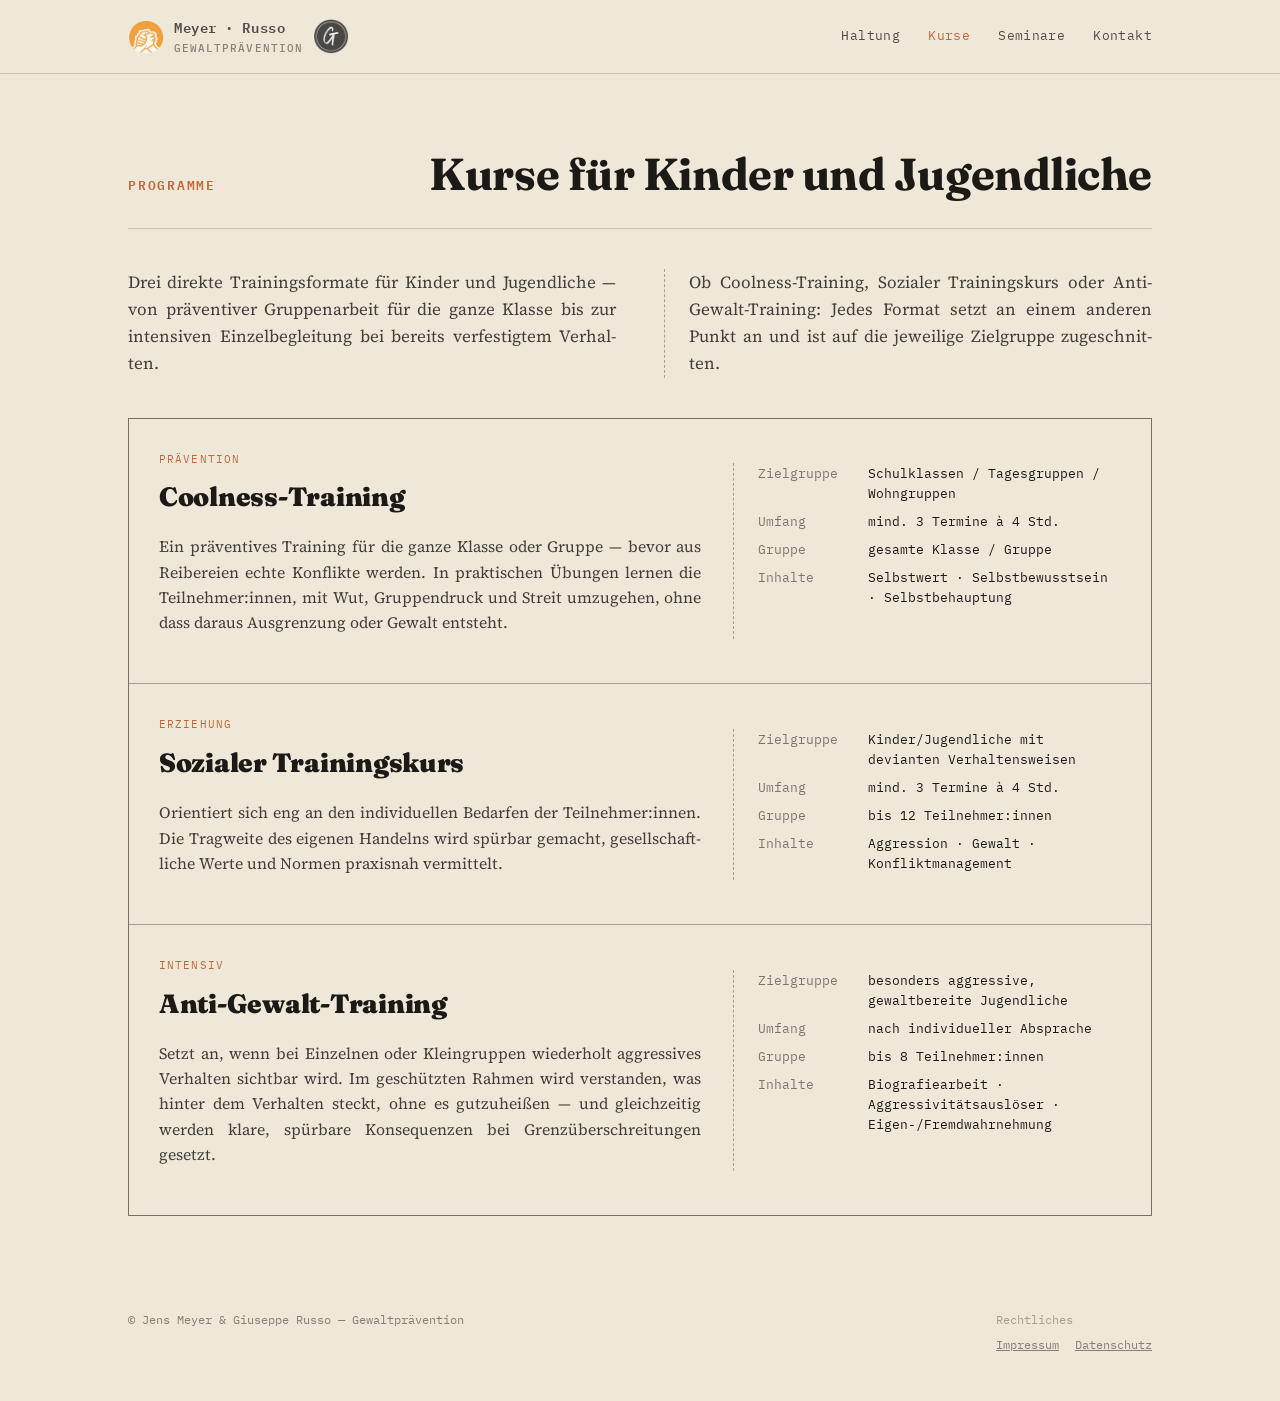
<file: angebote.html>
<!DOCTYPE html>
<html lang="de">
<head>
<meta charset="UTF-8">
<meta name="viewport" content="width=device-width, initial-scale=1.0">
<title>Kurse — Meyer & Russo — Gewaltprävention</title>
<meta name="description" content="Coolness-Training, Sozialer Trainingskurs und Anti-Gewalt-Training für Kinder und Jugendliche — direkte, praxisnahe Formate der Gewaltprävention.">
<link rel="icon" type="image/x-icon" href="favicon.ico">
<link rel="icon" type="image/png" sizes="32x32" href="favicon-32x32.png">
<link rel="icon" type="image/png" sizes="16x16" href="favicon-16x16.png">
<link rel="apple-touch-icon" sizes="180x180" href="apple-touch-icon.png">
<meta property="og:type" content="website">
<meta property="og:site_name" content="Meyer &amp; Russo — Gewaltprävention">
<meta property="og:locale" content="de_DE">
<meta property="og:title" content="Kurse — Meyer &amp; Russo — Gewaltprävention">
<meta property="og:description" content="Coolness-Training, Sozialer Trainingskurs und Anti-Gewalt-Training für Kinder und Jugendliche — direkte, praxisnahe Formate der Gewaltprävention.">
<link rel="stylesheet" href="fonts/fonts.css">
<style>
:root{
  --ink:#1c1a17;
  --paper:#efe8d8;
  --paper-light:#f8f4ea;
  --terracotta:#c1683a;
  --terracotta-dark:#96502d;
  --gold:#b8912f;
  --line: rgba(28,26,23,0.18);
  --line-strong: rgba(28,26,23,0.35);
}
*{box-sizing:border-box;}
html{scroll-behavior:smooth;}
body{
  margin:0;
  background:var(--paper);
  color:var(--ink);
  font-family:'Source Serif 4', serif;
  font-size:17px;
  line-height:1.6;
  -webkit-font-smoothing:antialiased;
}
@media (prefers-reduced-motion: reduce){
  html{scroll-behavior:auto;}
  *{animation:none !important; transition:none !important;}
}
a{color:inherit;}
img{max-width:100%; display:block;}
p{text-align:justify; hyphens:auto; -webkit-hyphens:auto; hyphenate-limit-chars:6 3 3; overflow-wrap:break-word;}
@media (max-width:680px){ p{text-align:left;} }
.wrap{
  max-width:1080px;
  margin:0 auto;
  padding:0 28px;
}
h1,h2,h3{
  font-family:'Fraunces', serif;
  font-weight:700;
  margin:0;
  letter-spacing:-0.01em;
}
.eyebrow{
  font-family:'IBM Plex Mono', monospace;
  font-size:12.5px;
  letter-spacing:0.14em;
  text-transform:uppercase;
  color:var(--terracotta);
  font-weight:600;
}

/* ---------- Header ---------- */
header{
  position:sticky; top:0; z-index:50;
  background:rgba(239,232,216,0.92);
  backdrop-filter: blur(6px);
  border-bottom:1px solid var(--line);
}
.nav{
  display:flex; align-items:center; justify-content:space-between;
  padding:16px 28px;
  max-width:1080px; margin:0 auto;
}
.brand{
  font-family:'IBM Plex Mono', monospace;
  font-weight:600;
  font-size:14px;
  letter-spacing:0.04em;
  display:flex; align-items:center; gap:10px;
  text-decoration:none;
}
.brand-logo{
  width:36px; height:36px; object-fit:contain; display:block; flex-shrink:0;
}
.brand-text-stack{
  display:flex; flex-direction:column; gap:2px;
}
.brand-name{white-space:nowrap;}
.brand-sub{
  font-size:10.5px; font-weight:500; letter-spacing:0.1em;
  text-transform:uppercase; opacity:0.65; white-space:nowrap;
}
.nav ul{
  list-style:none; display:flex; gap:28px; margin:0; padding:0;
  font-family:'IBM Plex Mono', monospace; font-size:13px;
  letter-spacing:0.03em;
}
.nav a{text-decoration:none; opacity:0.75; transition:opacity .15s;}
.nav a:hover, .nav a:focus-visible{opacity:1;}
.nav a[aria-current="page"]{opacity:1; color:var(--terracotta);}
.nav-links{display:flex;}
.nav-toggle{
  display:none;
  flex-direction:column;
  justify-content:center;
  align-items:center;
  gap:5px;
  width:34px; height:34px;
  background:none; border:none; cursor:pointer; padding:0; flex-shrink:0;
}
.nav-toggle span{
  display:block; width:20px; height:2px; background:var(--ink);
}
.mobile-menu{
  display:none;
  list-style:none; margin:0; padding:0;
  border-top:1px solid var(--line);
  background:var(--paper-light);
}
.mobile-menu.open{display:block;}
.mobile-menu li a{
  display:block; padding:15px 28px;
  font-family:'IBM Plex Mono', monospace; font-size:14px;
  text-decoration:none; color:var(--ink);
  border-bottom:1px solid var(--line);
}
.mobile-menu li a[aria-current="page"]{color:var(--terracotta);}
@media (max-width:1024px){
  .nav .nav-links{display:none;}
  .brand{font-size:16px;}
  .brand-logo{width:44px; height:44px;}
  .brand-sub{font-size:11px;}
  .nav-toggle{display:flex; width:40px; height:40px;}
  .nav-toggle span{width:24px;}
}
@media (min-width:1025px){
  .mobile-menu{display:none !important;}
}

/* ---------- Hero ---------- */
.hero{
  padding:76px 0 60px;
  border-bottom:1px solid var(--line);
  position:relative;
  overflow:hidden;
}
.hero-grid{
  display:grid;
  grid-template-columns: 1.15fr 0.85fr;
  gap:56px;
  align-items:center;
}
@media (max-width:860px){
  .hero-grid{grid-template-columns:1fr; gap:44px;}
}
.hero h1{
  font-size:clamp(2.6rem, 6vw, 4.1rem);
  line-height:0.98;
  margin-top:14px;
}
.hero h1 em{
  font-style:italic;
  font-weight:500;
  color:var(--terracotta);
}
.hero p.lede{
  margin-top:22px;
  font-size:1.13rem;
  max-width:46ch;
  color:rgba(28,26,23,0.82);
}
.hero .ctas{
  margin-top:32px;
  display:flex; gap:14px; flex-wrap:wrap;
}
.btn{
  font-family:'IBM Plex Mono', monospace;
  font-size:13px; letter-spacing:0.03em;
  text-decoration:none;
  padding:13px 22px;
  border:1px solid var(--ink);
  display:inline-block;
}
.btn-solid{
  background:var(--ink); color:var(--paper-light);
}
.btn-solid:hover{background:var(--terracotta); border-color:var(--terracotta);}
.btn-outline:hover{background:var(--ink); color:var(--paper-light);}

/* Handlungsviereck — signature diagram */
.viereck{
  position:relative;
  width:100%;
  max-width:380px;
  aspect-ratio:1/1;
  margin:0 auto;
}
.viereck .diamond{
  position:absolute; inset:16%;
  border:4px solid var(--ink);
  transform:rotate(45deg);
}
.viereck .diamond::before,
.viereck .diamond::after{
  content:"";
  position:absolute; inset:0;
}
.viereck .diamond::before{ transform: scale(0.62); border:3px solid var(--terracotta-dark); }
.viereck .diamond::after{ transform: scale(0.34); background:var(--terracotta); }
.vnode{
  position:absolute;
  z-index:2;
  font-family:'IBM Plex Mono', monospace;
  font-size:13px;
  font-weight:700;
  letter-spacing:0.04em;
  text-transform:uppercase;
  text-align:center;
  width:120px;
  background:var(--ink);
  color:var(--paper-light);
  padding:7px 10px;
  line-height:1.25;
}
.vnode span{display:block; font-size:10.5px; font-weight:500; opacity:0.85; color:var(--gold); margin-top:3px; text-transform:none; letter-spacing:0.02em;}
.vnode.top{top:-4%; left:50%; transform:translateX(-50%);}
.vnode.right{right:-14%; top:50%; transform:translateY(-50%); text-align:center;}
.vnode.bottom{bottom:-4%; left:50%; transform:translateX(-50%);}
.vnode.left{left:-14%; top:50%; transform:translateY(-50%); text-align:center;}
@media (max-width:860px){
  .viereck{max-width:280px;}
  .vnode{width:100px; font-size:11.5px; padding:6px 8px;}
  .vnode.left, .vnode.right{width:90px;}
  .vnode.left{left:-11%;}
  .vnode.right{right:-11%;}
}

/* ---------- Section shell ---------- */
section{padding:64px 0;}
.section-head{
  display:flex; align-items:baseline; justify-content:space-between;
  gap:24px; margin-bottom:40px; flex-wrap:wrap;
  border-bottom:1px solid var(--line);
  padding-bottom:18px;
}
.section-head h2{font-size:clamp(1.6rem,3vw,2.1rem);}
.section-num{
  font-family:'IBM Plex Mono', monospace;
  font-size:12.5px; color:rgba(28,26,23,0.5);
}
.page-hero{
  padding:52px 0 8px;
  border-bottom:1px solid var(--line);
}
@media (max-width:768px){
  .hero{padding:36px 0 40px;}
  .page-hero{padding:28px 0 4px;}
  section{padding:40px 0;}
}

/* ---------- Haltung / philosophy ---------- */
.haltung{background:var(--paper-light); border-bottom:1px solid var(--line);}
.haltung-grid{
  display:grid; grid-template-columns: 1fr 1fr; gap:48px;
}
@media (max-width:780px){ .haltung-grid{grid-template-columns:1fr;} }
.haltung-grid > div{display:flex; flex-direction:column;}
.haltung-grid blockquote{margin-top:auto; padding-top:26px;}
.text-grid{display:grid; grid-template-columns:1fr 1fr; gap:48px;}
.text-grid p:last-child{border-left:1px dashed var(--line-strong); margin-left:-25px; padding-left:24px;}
@media (max-width:780px){
  .text-grid{grid-template-columns:1fr; gap:24px;}
  .text-grid p:last-child{border-left:none; margin-left:0; padding-left:0; border-top:1px dashed var(--line-strong); padding-top:24px;}
}
.haltung p{color:rgba(28,26,23,0.85);}
blockquote{
  margin:26px 0 0;
  padding-left:20px;
  border-left:3px solid var(--gold);
  font-family:'Fraunces', serif;
  font-style:italic;
  font-weight:500;
  font-size:1.3rem;
  line-height:1.35;
}

/* ---------- Angebote / program dossier cards ---------- */
.cards{
  display:grid;
  grid-template-columns:1fr;
  gap:1px;
  background:var(--line-strong);
  border:1px solid var(--line-strong);
}
.card{
  background:var(--paper);
  padding:32px 30px;
  position:relative;
  display:grid;
  grid-template-columns: 1.4fr 1fr;
  gap:8px 32px;
}
@media (max-width:700px){ .card{grid-template-columns:1fr;} }
.card .tag{
  font-family:'IBM Plex Mono', monospace;
  font-size:11px; letter-spacing:0.1em; text-transform:uppercase;
  color:var(--terracotta); margin-bottom:8px; display:block;
}
.card h3{font-size:1.65rem; font-weight:800; margin-bottom:14px;}
.card p.desc{color:rgba(28,26,23,0.82); font-size:0.99rem;}
.spec{
  font-family:'IBM Plex Mono', monospace;
  font-size:12.5px;
  display:grid;
  grid-template-columns: 96px 1fr;
  align-content:start;
  gap:8px 14px;
  border-left:1px dashed var(--line-strong);
  padding-left:24px;
}
@media (max-width:700px){
  .spec{border-left:none; border-top:1px dashed var(--line-strong); padding-left:0; padding-top:16px; margin-top:6px;}
}
.spec dt{opacity:0.55;}
.spec dd{margin:0;}

/* ---------- Fünf Bausteine (hell) ---------- */
.bausteine{
  display:grid; grid-template-columns:repeat(5,1fr); gap:1px;
  background:var(--line-strong); border:1px solid var(--line-strong);
  margin-top:40px;
}
@media (max-width:900px){ .bausteine{grid-template-columns:repeat(2,1fr);} }
@media (max-width:520px){ .bausteine{grid-template-columns:1fr;} }
.baustein{background:var(--paper); padding:24px 20px;}
.baustein h4{font-family:'Fraunces', serif; font-weight:600; font-size:1.05rem; margin:0 0 8px;}
.baustein p{font-size:0.92rem; color:rgba(28,26,23,0.72); margin:0; text-align:left;}

/* ---------- Startseite Teaser ---------- */
.teasers{
  display:grid;
  grid-template-columns:repeat(3, 1fr);
  gap:1px;
  background:var(--line-strong);
  border:1px solid var(--line-strong);
}
@media (max-width:780px){ .teasers{grid-template-columns:1fr;} }
.teaser{
  background:var(--paper);
  padding:30px 26px;
  text-decoration:none;
  display:block;
  transition:background .15s;
}
.teaser:hover{background:var(--paper-light);}
.teaser .tag{
  font-family:'IBM Plex Mono', monospace;
  font-size:11px; letter-spacing:0.1em; text-transform:uppercase;
  color:var(--terracotta); margin-bottom:8px; display:block;
}
.teaser h3{font-size:1.25rem; margin-bottom:10px;}
.teaser p{color:rgba(28,26,23,0.78); font-size:0.95rem; margin:0 0 14px;}
.teaser .go{
  font-family:'IBM Plex Mono', monospace; font-size:12.5px;
  color:var(--ink);
}

/* ---------- Seminar ---------- */
.seminar{background:var(--ink); color:var(--paper-light); border-bottom:1px solid var(--line);}
.seminar .eyebrow{color:var(--gold);}
.seminar .section-head{border-bottom:1px solid rgba(248,244,234,0.18);}
.seminar .section-num{color:rgba(248,244,234,0.5);}
.punkte{
  display:grid; grid-template-columns:repeat(5,1fr); gap:1px;
  background:rgba(248,244,234,0.18);
  margin-bottom:44px;
}
@media (max-width:900px){ .punkte{grid-template-columns:repeat(2,1fr);} }
@media (max-width:520px){ .punkte{grid-template-columns:1fr;} }
.punkt{
  background:var(--ink);
  padding:24px 20px;
}
.punkt .pn{
  font-family:'IBM Plex Mono', monospace;
  font-size:12px; color:var(--gold); display:block; margin-bottom:10px;
}
.punkt h4{
  font-family:'Fraunces', serif; font-weight:600; font-size:1.05rem;
  margin:0 0 8px;
}
.punkt p{
  font-size:0.92rem; color:rgba(248,244,234,0.72); margin:0;
}
.pricing{
  display:flex; align-items:center; justify-content:space-between;
  flex-wrap:wrap; gap:24px;
  border:1px solid rgba(248,244,234,0.25);
  padding:26px 30px;
}
.pricing .p-label{font-family:'IBM Plex Mono', monospace; font-size:12.5px; color:rgba(248,244,234,0.6); text-transform:uppercase; letter-spacing:0.08em;}
.pricing .p-value{font-family:'Fraunces', serif; font-size:1.9rem; font-weight:600; margin-top:6px;}
.pricing .p-sub{font-size:0.9rem; color:rgba(248,244,234,0.6); margin-top:6px;}
.pricing .p-duration{font-family:'IBM Plex Mono', monospace; font-size:13px; text-align:right; color:rgba(248,244,234,0.75);}

/* ---------- Kontakt ---------- */
.kontakt-grid{
  display:grid; grid-template-columns:1fr 1fr; gap:1px;
  background:var(--line-strong); border:1px solid var(--line-strong);
}
@media (max-width:680px){ .kontakt-grid{grid-template-columns:1fr;} }
.kcard{
  background:var(--paper-light);
  padding:34px 30px;
}
.kcard .logo-mark{
  height:64px; width:auto; object-fit:contain; object-position:left center;
  margin-bottom:18px; filter:none;
}
.kcard .role{
  font-family:'IBM Plex Mono', monospace; font-size:11.5px;
  text-transform:uppercase; letter-spacing:0.1em; color:var(--terracotta-dark);
  display:block; margin-bottom:10px;
}
.kcard h3{font-size:1.6rem; margin-bottom:16px;}
.kcard .detail{
  font-family:'IBM Plex Mono', monospace; font-size:14px;
  display:flex; gap:10px; align-items:baseline; margin-top:8px;
}
.kcard .detail a{text-decoration:none; border-bottom:1px solid var(--line-strong);}
.kcard .detail a:hover{border-color:var(--ink);}
.kcard .detail-label{opacity:0.5; width:52px; flex-shrink:0;}

footer{
  padding:30px 0 46px;
  font-family:'IBM Plex Mono', monospace;
  font-size:12px;
  color:rgba(28,26,23,0.5);
  display:flex; justify-content:space-between; flex-wrap:wrap; gap:10px;
}


/* ---------- Bild-Platzhalter ---------- */
.portrait-placeholder{
  background-color: var(--paper-light);
  background-image: repeating-linear-gradient(45deg, var(--line) 0, var(--line) 1px, transparent 1px, transparent 13px);
  border: 1px dashed var(--line-strong);
  display:flex; flex-direction:column; align-items:center; justify-content:center; gap:10px;
  color: rgba(28,26,23,0.45);
  font-family:'IBM Plex Mono', monospace; font-size:11px; letter-spacing:0.08em; text-transform:uppercase; text-align:center;
  padding:20px;
}
.portrait-placeholder svg{ width:38px; height:38px; opacity:0.55; }
.team-portrait{ aspect-ratio:16/9; max-width:640px; margin:0 auto; }
.kcard-portrait{ aspect-ratio:4/5; width:100%; max-width:200px; margin-bottom:22px; }

/* ---------- Referenzen ---------- */
.refs{display:grid; border:1px solid var(--line-strong);}
.ref-group{display:grid; grid-template-columns:220px 1fr; gap:0 32px; padding:30px 32px; background:var(--paper-light);}
.ref-group + .ref-group{border-top:1px solid var(--line-strong);}
.ref-label{
  font-family:'IBM Plex Mono', monospace; font-size:11.5px; font-weight:400;
  letter-spacing:0.1em; text-transform:uppercase; color:var(--terracotta-dark);
  margin:5px 0 0;
}
.ref-list{list-style:none; margin:0; padding:0;}
.ref-list li{padding:18px 0; border-top:1px dashed var(--line-strong);}
.ref-list li:first-child{padding-top:0; border-top:none;}
.ref-list li:last-child{padding-bottom:0;}
.ref-list h4{font-family:'Fraunces', serif; font-weight:600; font-size:1.15rem; line-height:1.3; margin:0 0 6px;}
.ref-list p{margin:0; text-align:left; color:rgba(28,26,23,0.82);}
.ref-detail{display:block; margin-top:8px; font-family:'IBM Plex Mono', monospace; font-size:12.5px; color:rgba(28,26,23,0.6);}
@media (max-width:700px){
  .ref-group{grid-template-columns:1fr; padding:26px 22px;}
  .ref-label{margin:0 0 16px;}
}
</style>
</head>
<body>

<header>
  <div class="nav">
    <a class="brand" href="index.html"><img class="brand-logo" src="[data-uri]" alt="Logo Jens Meyer"><span class="brand-text-stack"><span class="brand-name">Meyer&nbsp;&middot;&nbsp;Russo</span><span class="brand-sub">Gewaltprävention</span></span><img class="brand-logo" src="[data-uri]" alt="Logo Giuseppe Russo"></a>
    <ul class="nav-links">
      <li><a href="haltung.html">Haltung</a></li>
      <li><a href="angebote.html" aria-current="page">Kurse</a></li>
      <li><a href="seminar.html">Seminare</a></li>
      <li><a href="kontakt.html">Kontakt</a></li>
    </ul>
    <button class="nav-toggle" aria-label="Menü öffnen" aria-expanded="false" aria-controls="mobile-menu">
      <span></span><span></span><span></span>
    </button>
  </div>
  <ul class="mobile-menu" id="mobile-menu">
      <li><a href="haltung.html">Haltung</a></li>
      <li><a href="angebote.html" aria-current="page">Kurse</a></li>
      <li><a href="seminar.html">Seminare</a></li>
      <li><a href="kontakt.html">Kontakt</a></li>
  </ul>
</header>

<script>
(function(){
  var btn = document.querySelector('.nav-toggle');
  var menu = document.querySelector('.mobile-menu');
  if (!btn || !menu) return;
  btn.addEventListener('click', function(){
    var open = menu.classList.toggle('open');
    btn.setAttribute('aria-expanded', open ? 'true' : 'false');
  });
})();
</script>


<section id="angebote">
  <div class="wrap">
    <div class="section-head">
      <span class="eyebrow">Programme</span>
      <h1 style="font-size:clamp(2rem,4vw,2.8rem);">Kurse für Kinder und Jugendliche</h1>
    </div>
    <div class="text-grid" style="margin-bottom:40px;">
      <p style="color:rgba(28,26,23,0.82); margin:0;">Drei direkte Trai­nings­for­mate für Kinder und Jugend­liche — von prä­ven­tiver Grup­pen­arbeit für die ganze Klasse bis zur inten­siven Ein­zel­beglei­tung bei bereits ver­fes­tig­tem Ver­hal­ten.</p>
      <p style="color:rgba(28,26,23,0.82); margin:0;">Ob Cool­ness-Trai­ning, Sozi­aler Trai­nings­kurs oder Anti-Gewalt-Trai­ning: Jedes Format setzt an einem anderen Punkt an und ist auf die jewei­lige Ziel­gruppe zuge­schnit­ten.</p>
    </div>
    <div class="cards">

      <div class="card">
        <div class="card-main">
          <span class="tag">Prävention</span>
          <h3>Coolness-Training</h3>
          <p class="desc">Ein prä­ven­tives Trai­ning für die ganze Klasse oder Gruppe — bevor aus Rei­bereien echte Kon­flikte werden. In prak­tischen Übungen lernen die Teil­neh­mer:innen, mit Wut, Grup­pen­druck und Streit umzu­gehen, ohne dass daraus Aus­gren­zung oder Gewalt ent­steht.</p>
        </div>
        <dl class="spec">
          <dt>Zielgruppe</dt><dd>Schulklassen / Tagesgruppen / Wohngruppen</dd>
          <dt>Umfang</dt><dd>mind. 3 Termine à 4 Std.</dd>
          <dt>Gruppe</dt><dd>gesamte Klasse / Gruppe</dd>
          <dt>Inhalte</dt><dd>Selbstwert · Selbstbewusstsein · Selbstbehauptung</dd>
        </dl>
      </div>

      <div class="card">
        <div class="card-main">
          <span class="tag">Erziehung</span>
          <h3>Sozialer Trainingskurs</h3>
          <p class="desc">Ori­entiert sich eng an den indi­vidu­ellen Beda­rfen der Teil­neh­mer:innen. Die Trag­weite des eigenen Han­delns wird spürbar gemacht, gesell­schaft­liche Werte und Normen pra­xis­nah ver­mit­telt.</p>
        </div>
        <dl class="spec">
          <dt>Zielgruppe</dt><dd>Kinder/Jugendliche mit devianten Verhaltensweisen</dd>
          <dt>Umfang</dt><dd>mind. 3 Termine à 4 Std.</dd>
          <dt>Gruppe</dt><dd>bis 12 Teilnehmer:innen</dd>
          <dt>Inhalte</dt><dd>Aggression · Gewalt · Konfliktmanagement</dd>
        </dl>
      </div>

      <div class="card">
        <div class="card-main">
          <span class="tag">Intensiv</span>
          <h3>Anti-Gewalt-Training</h3>
          <p class="desc">Setzt an, wenn bei Ein­zel­nen oder Klein­grup­pen wie­der­holt aggres­sives Ver­hal­ten sicht­bar wird. Im geschütz­ten Rahmen wird ver­stan­den, was hinter dem Ver­hal­ten steckt, ohne es gut­zuhei­ßen — und gleich­zei­tig werden klare, spür­bare Kon­sequen­zen bei Grenz­über­schrei­tun­gen gesetzt.</p>
        </div>
        <dl class="spec">
          <dt>Zielgruppe</dt><dd>besonders aggressive, gewaltbereite Jugendliche</dd>
          <dt>Umfang</dt><dd>nach individueller Absprache</dd>
          <dt>Gruppe</dt><dd>bis 8 Teilnehmer:innen</dd>
          <dt>Inhalte</dt><dd>Biografiearbeit · Aggressivitätsauslöser · Eigen-/Fremdwahrnehmung</dd>
        </dl>
      </div>

    </div>
  </div>
</section>

<footer>
  <div class="wrap" style="display:flex; justify-content:space-between; flex-wrap:wrap; gap:24px; width:100%; align-items:flex-start;">
    <span>© Jens Meyer &amp; Giuseppe Russo — Gewaltprävention</span>
    <div>
      <div style="opacity:0.7; margin-bottom:6px;">Rechtliches</div>
      <div style="display:flex; gap:16px;">
        <a href="impressum.html" style="color:inherit;">Impressum</a>
        <a href="datenschutz.html" style="color:inherit;">Datenschutz</a>
      </div>
    </div>
  </div>
</footer>

</body>
</html>
</file>
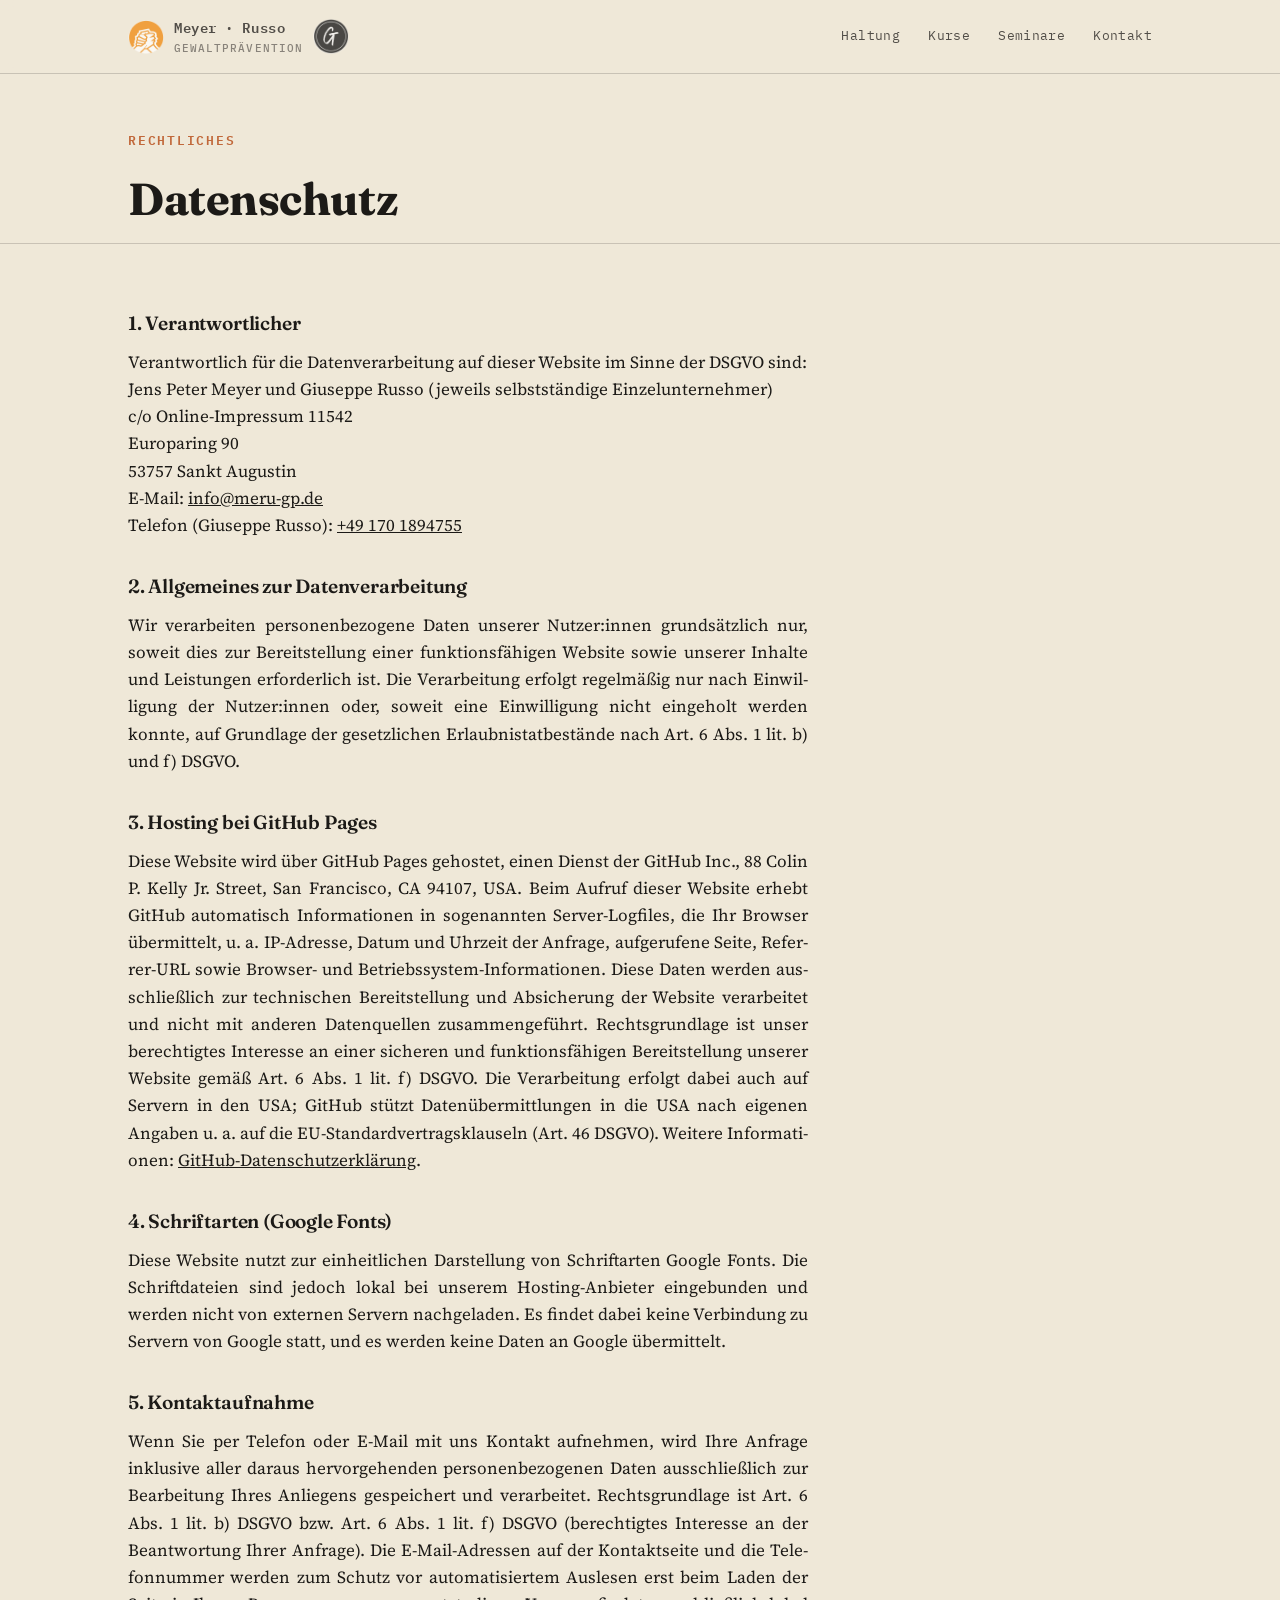
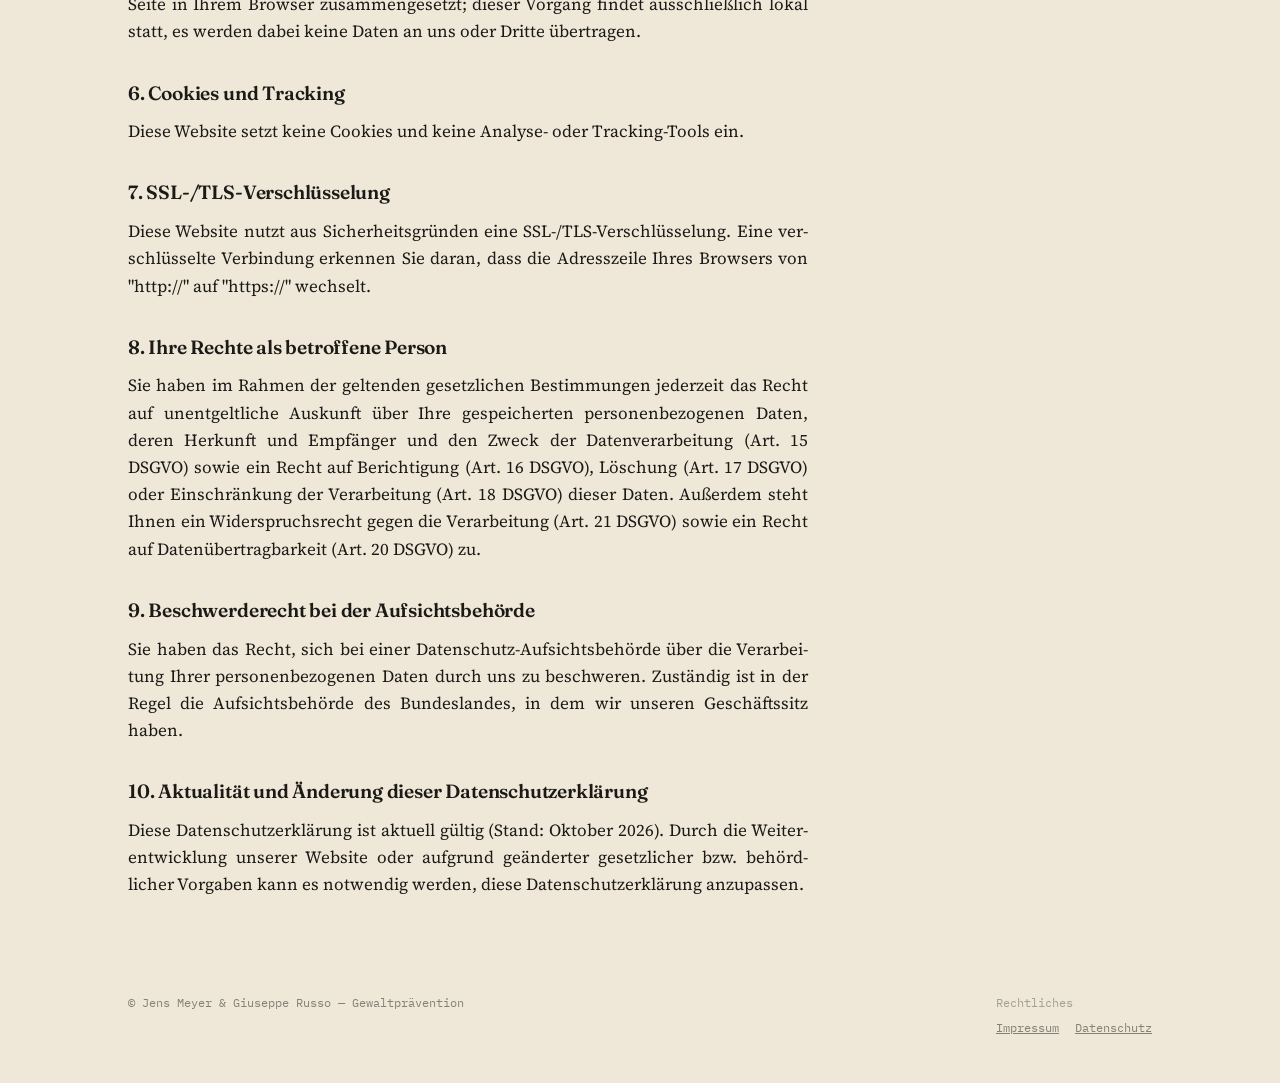
<file: datenschutz.html>
<!DOCTYPE html>
<html lang="de">
<head>
<meta charset="UTF-8">
<meta name="viewport" content="width=device-width, initial-scale=1.0">
<title>Datenschutz — Meyer &amp; Russo</title>
<meta name="description" content="Datenschutzerklärung von Meyer &amp; Russo — Gewaltprävention.">
<link rel="icon" type="image/x-icon" href="favicon.ico">
<link rel="icon" type="image/png" sizes="32x32" href="favicon-32x32.png">
<link rel="icon" type="image/png" sizes="16x16" href="favicon-16x16.png">
<link rel="apple-touch-icon" sizes="180x180" href="apple-touch-icon.png">
<meta property="og:type" content="website">
<meta property="og:site_name" content="Meyer &amp; Russo — Gewaltprävention">
<meta property="og:locale" content="de_DE">
<meta property="og:title" content="Datenschutz — Meyer &amp; Russo">
<meta property="og:description" content="Datenschutzerklärung von Meyer &amp; Russo — Gewaltprävention.">
<link rel="stylesheet" href="fonts/fonts.css">
<style>
:root{
  --ink:#1c1a17;
  --paper:#efe8d8;
  --paper-light:#f8f4ea;
  --terracotta:#c1683a;
  --terracotta-dark:#96502d;
  --gold:#b8912f;
  --line: rgba(28,26,23,0.18);
  --line-strong: rgba(28,26,23,0.35);
}
*{box-sizing:border-box;}
html{scroll-behavior:smooth;}
body{
  margin:0;
  background:var(--paper);
  color:var(--ink);
  font-family:'Source Serif 4', serif;
  font-size:17px;
  line-height:1.6;
  -webkit-font-smoothing:antialiased;
}
@media (prefers-reduced-motion: reduce){
  html{scroll-behavior:auto;}
  *{animation:none !important; transition:none !important;}
}
a{color:inherit;}
img{max-width:100%; display:block;}
p{text-align:justify; hyphens:auto; -webkit-hyphens:auto; hyphenate-limit-chars:6 3 3; overflow-wrap:break-word;}
@media (max-width:680px){ p{text-align:left;} }
.wrap{
  max-width:1080px;
  margin:0 auto;
  padding:0 28px;
}
h1,h2,h3{
  font-family:'Fraunces', serif;
  font-weight:700;
  margin:0;
  letter-spacing:-0.01em;
}
.eyebrow{
  font-family:'IBM Plex Mono', monospace;
  font-size:12.5px;
  letter-spacing:0.14em;
  text-transform:uppercase;
  color:var(--terracotta);
  font-weight:600;
}

/* ---------- Header ---------- */
header{
  position:sticky; top:0; z-index:50;
  background:rgba(239,232,216,0.92);
  backdrop-filter: blur(6px);
  border-bottom:1px solid var(--line);
}
.nav{
  display:flex; align-items:center; justify-content:space-between;
  padding:16px 28px;
  max-width:1080px; margin:0 auto;
}
.brand{
  font-family:'IBM Plex Mono', monospace;
  font-weight:600;
  font-size:14px;
  letter-spacing:0.04em;
  display:flex; align-items:center; gap:10px;
  text-decoration:none;
}
.brand-logo{
  width:36px; height:36px; object-fit:contain; display:block; flex-shrink:0;
}
.brand-text-stack{
  display:flex; flex-direction:column; gap:2px;
}
.brand-name{white-space:nowrap;}
.brand-sub{
  font-size:10.5px; font-weight:500; letter-spacing:0.1em;
  text-transform:uppercase; opacity:0.65; white-space:nowrap;
}
.nav ul{
  list-style:none; display:flex; gap:28px; margin:0; padding:0;
  font-family:'IBM Plex Mono', monospace; font-size:13px;
  letter-spacing:0.03em;
}
.nav a{text-decoration:none; opacity:0.75; transition:opacity .15s;}
.nav a:hover, .nav a:focus-visible{opacity:1;}
.nav a[aria-current="page"]{opacity:1; color:var(--terracotta);}
.nav-links{display:flex;}
.nav-toggle{
  display:none;
  flex-direction:column;
  justify-content:center;
  align-items:center;
  gap:5px;
  width:34px; height:34px;
  background:none; border:none; cursor:pointer; padding:0; flex-shrink:0;
}
.nav-toggle span{
  display:block; width:20px; height:2px; background:var(--ink);
}
.mobile-menu{
  display:none;
  list-style:none; margin:0; padding:0;
  border-top:1px solid var(--line);
  background:var(--paper-light);
}
.mobile-menu.open{display:block;}
.mobile-menu li a{
  display:block; padding:15px 28px;
  font-family:'IBM Plex Mono', monospace; font-size:14px;
  text-decoration:none; color:var(--ink);
  border-bottom:1px solid var(--line);
}
.mobile-menu li a[aria-current="page"]{color:var(--terracotta);}
@media (max-width:1024px){
  .nav .nav-links{display:none;}
  .brand{font-size:16px;}
  .brand-logo{width:44px; height:44px;}
  .brand-sub{font-size:11px;}
  .nav-toggle{display:flex; width:40px; height:40px;}
  .nav-toggle span{width:24px;}
}
@media (min-width:1025px){
  .mobile-menu{display:none !important;}
}

/* ---------- Hero ---------- */
.hero{
  padding:76px 0 60px;
  border-bottom:1px solid var(--line);
  position:relative;
  overflow:hidden;
}
.hero-grid{
  display:grid;
  grid-template-columns: 1.15fr 0.85fr;
  gap:56px;
  align-items:center;
}
@media (max-width:860px){
  .hero-grid{grid-template-columns:1fr; gap:44px;}
}
.hero h1{
  font-size:clamp(2.6rem, 6vw, 4.1rem);
  line-height:0.98;
  margin-top:14px;
}
.hero h1 em{
  font-style:italic;
  font-weight:500;
  color:var(--terracotta);
}
.hero p.lede{
  margin-top:22px;
  font-size:1.13rem;
  max-width:46ch;
  color:rgba(28,26,23,0.82);
}
.hero .ctas{
  margin-top:32px;
  display:flex; gap:14px; flex-wrap:wrap;
}
.btn{
  font-family:'IBM Plex Mono', monospace;
  font-size:13px; letter-spacing:0.03em;
  text-decoration:none;
  padding:13px 22px;
  border:1px solid var(--ink);
  display:inline-block;
}
.btn-solid{
  background:var(--ink); color:var(--paper-light);
}
.btn-solid:hover{background:var(--terracotta); border-color:var(--terracotta);}
.btn-outline:hover{background:var(--ink); color:var(--paper-light);}

/* Handlungsviereck — signature diagram */
.viereck{
  position:relative;
  width:100%;
  max-width:380px;
  aspect-ratio:1/1;
  margin:0 auto;
}
.viereck .diamond{
  position:absolute; inset:16%;
  border:4px solid var(--ink);
  transform:rotate(45deg);
}
.viereck .diamond::before,
.viereck .diamond::after{
  content:"";
  position:absolute; inset:0;
}
.viereck .diamond::before{ transform: scale(0.62); border:3px solid var(--terracotta-dark); }
.viereck .diamond::after{ transform: scale(0.34); background:var(--terracotta); }
.vnode{
  position:absolute;
  z-index:2;
  font-family:'IBM Plex Mono', monospace;
  font-size:13px;
  font-weight:700;
  letter-spacing:0.04em;
  text-transform:uppercase;
  text-align:center;
  width:120px;
  background:var(--ink);
  color:var(--paper-light);
  padding:7px 10px;
  line-height:1.25;
}
.vnode span{display:block; font-size:10.5px; font-weight:500; opacity:0.85; color:var(--gold); margin-top:3px; text-transform:none; letter-spacing:0.02em;}
.vnode.top{top:-4%; left:50%; transform:translateX(-50%);}
.vnode.right{right:-14%; top:50%; transform:translateY(-50%); text-align:center;}
.vnode.bottom{bottom:-4%; left:50%; transform:translateX(-50%);}
.vnode.left{left:-14%; top:50%; transform:translateY(-50%); text-align:center;}
@media (max-width:860px){
  .viereck{max-width:280px;}
  .vnode{width:100px; font-size:11.5px; padding:6px 8px;}
  .vnode.left, .vnode.right{width:90px;}
  .vnode.left{left:-11%;}
  .vnode.right{right:-11%;}
}

/* ---------- Section shell ---------- */
section{padding:64px 0;}
.section-head{
  display:flex; align-items:baseline; justify-content:space-between;
  gap:24px; margin-bottom:40px; flex-wrap:wrap;
  border-bottom:1px solid var(--line);
  padding-bottom:18px;
}
.section-head h2{font-size:clamp(1.6rem,3vw,2.1rem);}
.section-num{
  font-family:'IBM Plex Mono', monospace;
  font-size:12.5px; color:rgba(28,26,23,0.5);
}
.page-hero{
  padding:52px 0 8px;
  border-bottom:1px solid var(--line);
}
@media (max-width:768px){
  .hero{padding:36px 0 40px;}
  .page-hero{padding:28px 0 4px;}
  section{padding:40px 0;}
}

/* ---------- Haltung / philosophy ---------- */
.haltung{background:var(--paper-light); border-bottom:1px solid var(--line);}
.haltung-grid{
  display:grid; grid-template-columns: 1fr 1fr; gap:48px;
}
@media (max-width:780px){ .haltung-grid{grid-template-columns:1fr;} }
.haltung-grid > div{display:flex; flex-direction:column;}
.haltung-grid blockquote{margin-top:auto; padding-top:26px;}
.text-grid{display:grid; grid-template-columns:1fr 1fr; gap:48px;}
.text-grid p:last-child{border-left:1px dashed var(--line-strong); margin-left:-25px; padding-left:24px;}
@media (max-width:780px){
  .text-grid{grid-template-columns:1fr; gap:24px;}
  .text-grid p:last-child{border-left:none; margin-left:0; padding-left:0; border-top:1px dashed var(--line-strong); padding-top:24px;}
}
.haltung p{color:rgba(28,26,23,0.85);}
blockquote{
  margin:26px 0 0;
  padding-left:20px;
  border-left:3px solid var(--gold);
  font-family:'Fraunces', serif;
  font-style:italic;
  font-weight:500;
  font-size:1.3rem;
  line-height:1.35;
}

/* ---------- Angebote / program dossier cards ---------- */
.cards{
  display:grid;
  grid-template-columns:1fr;
  gap:1px;
  background:var(--line-strong);
  border:1px solid var(--line-strong);
}
.card{
  background:var(--paper);
  padding:32px 30px;
  position:relative;
  display:grid;
  grid-template-columns: 1.4fr 1fr;
  gap:8px 32px;
}
@media (max-width:700px){ .card{grid-template-columns:1fr;} }
.card .tag{
  font-family:'IBM Plex Mono', monospace;
  font-size:11px; letter-spacing:0.1em; text-transform:uppercase;
  color:var(--terracotta); margin-bottom:8px; display:block;
}
.card h3{font-size:1.65rem; font-weight:800; margin-bottom:14px;}
.card p.desc{color:rgba(28,26,23,0.82); font-size:0.99rem;}
.spec{
  font-family:'IBM Plex Mono', monospace;
  font-size:12.5px;
  display:grid;
  grid-template-columns: 96px 1fr;
  align-content:start;
  gap:8px 14px;
  border-left:1px dashed var(--line-strong);
  padding-left:24px;
}
@media (max-width:700px){
  .spec{border-left:none; border-top:1px dashed var(--line-strong); padding-left:0; padding-top:16px; margin-top:6px;}
}
.spec dt{opacity:0.55;}
.spec dd{margin:0;}

/* ---------- Fünf Bausteine (hell) ---------- */
.bausteine{
  display:grid; grid-template-columns:repeat(5,1fr); gap:1px;
  background:var(--line-strong); border:1px solid var(--line-strong);
  margin-top:40px;
}
@media (max-width:900px){ .bausteine{grid-template-columns:repeat(2,1fr);} }
@media (max-width:520px){ .bausteine{grid-template-columns:1fr;} }
.baustein{background:var(--paper); padding:24px 20px;}
.baustein h4{font-family:'Fraunces', serif; font-weight:600; font-size:1.05rem; margin:0 0 8px;}
.baustein p{font-size:0.92rem; color:rgba(28,26,23,0.72); margin:0; text-align:left;}

/* ---------- Startseite Teaser ---------- */
.teasers{
  display:grid;
  grid-template-columns:repeat(3, 1fr);
  gap:1px;
  background:var(--line-strong);
  border:1px solid var(--line-strong);
}
@media (max-width:780px){ .teasers{grid-template-columns:1fr;} }
.teaser{
  background:var(--paper);
  padding:30px 26px;
  text-decoration:none;
  display:block;
  transition:background .15s;
}
.teaser:hover{background:var(--paper-light);}
.teaser .tag{
  font-family:'IBM Plex Mono', monospace;
  font-size:11px; letter-spacing:0.1em; text-transform:uppercase;
  color:var(--terracotta); margin-bottom:8px; display:block;
}
.teaser h3{font-size:1.25rem; margin-bottom:10px;}
.teaser p{color:rgba(28,26,23,0.78); font-size:0.95rem; margin:0 0 14px;}
.teaser .go{
  font-family:'IBM Plex Mono', monospace; font-size:12.5px;
  color:var(--ink);
}

/* ---------- Seminar ---------- */
.seminar{background:var(--ink); color:var(--paper-light); border-bottom:1px solid var(--line);}
.seminar .eyebrow{color:var(--gold);}
.seminar .section-head{border-bottom:1px solid rgba(248,244,234,0.18);}
.seminar .section-num{color:rgba(248,244,234,0.5);}
.seminar .cards{background:rgba(248,244,234,0.35); border-color:rgba(248,244,234,0.35);}
.seminar .card{background:var(--ink); color:rgba(248,244,234,0.85);}
.seminar .card h3{color:var(--paper-light);}
.seminar .card p.desc{color:rgba(248,244,234,0.78);}
.seminar .spec{border-left-color:rgba(248,244,234,0.35);}
.seminar .spec dt{color:rgba(248,244,234,0.55);}
@media (max-width:700px){ .seminar .spec{border-top-color:rgba(248,244,234,0.25);} }
.punkte{
  display:grid; grid-template-columns:repeat(5,1fr); gap:1px;
  background:rgba(248,244,234,0.18);
  margin-bottom:44px;
}
@media (max-width:900px){ .punkte{grid-template-columns:repeat(2,1fr);} }
@media (max-width:520px){ .punkte{grid-template-columns:1fr;} }
.punkt{
  background:var(--ink);
  padding:24px 20px;
}
.punkt .pn{
  font-family:'IBM Plex Mono', monospace;
  font-size:12px; color:var(--gold); display:block; margin-bottom:10px;
}
.punkt h4{
  font-family:'Fraunces', serif; font-weight:600; font-size:1.05rem;
  margin:0 0 8px;
}
.punkt p{
  font-size:0.92rem; color:rgba(248,244,234,0.72); margin:0;
}
.pricing{
  display:flex; align-items:center; justify-content:space-between;
  flex-wrap:wrap; gap:24px;
  border:1px solid rgba(248,244,234,0.25);
  padding:26px 30px;
}
.pricing .p-label{font-family:'IBM Plex Mono', monospace; font-size:12.5px; color:rgba(248,244,234,0.6); text-transform:uppercase; letter-spacing:0.08em;}
.pricing .p-value{font-family:'Fraunces', serif; font-size:1.9rem; font-weight:600; margin-top:6px;}
.pricing .p-sub{font-size:0.9rem; color:rgba(248,244,234,0.6); margin-top:6px;}
.pricing .p-duration{font-family:'IBM Plex Mono', monospace; font-size:13px; text-align:right; color:rgba(248,244,234,0.75);}

/* ---------- Kontakt ---------- */
.kontakt-grid{
  display:grid; grid-template-columns:1fr 1fr; gap:1px;
  background:var(--line-strong); border:1px solid var(--line-strong);
}
@media (max-width:680px){ .kontakt-grid{grid-template-columns:1fr;} }
.kcard{
  background:var(--paper-light);
  padding:34px 30px;
}
.kcard .logo-mark{
  height:64px; width:auto; object-fit:contain; object-position:left center;
  margin-bottom:18px; filter:none;
}
.kcard .role{
  font-family:'IBM Plex Mono', monospace; font-size:11.5px;
  text-transform:uppercase; letter-spacing:0.1em; color:var(--terracotta-dark);
  display:block; margin-bottom:10px;
}
.kcard h3{font-size:1.6rem; margin-bottom:16px;}
.kcard .detail{
  font-family:'IBM Plex Mono', monospace; font-size:14px;
  display:flex; gap:10px; align-items:baseline; margin-top:8px;
}
.kcard .detail a{text-decoration:none; border-bottom:1px solid var(--line-strong);}
.kcard .detail a:hover{border-color:var(--ink);}
.kcard .detail-label{opacity:0.5; width:52px; flex-shrink:0;}

footer{
  padding:30px 0 46px;
  font-family:'IBM Plex Mono', monospace;
  font-size:12px;
  color:rgba(28,26,23,0.5);
  display:flex; justify-content:space-between; flex-wrap:wrap; gap:10px;
}


/* ---------- Bild-Platzhalter ---------- */
.portrait-placeholder{
  background-color: var(--paper-light);
  background-image: repeating-linear-gradient(45deg, var(--line) 0, var(--line) 1px, transparent 1px, transparent 13px);
  border: 1px dashed var(--line-strong);
  display:flex; flex-direction:column; align-items:center; justify-content:center; gap:10px;
  color: rgba(28,26,23,0.45);
  font-family:'IBM Plex Mono', monospace; font-size:11px; letter-spacing:0.08em; text-transform:uppercase; text-align:center;
  padding:20px;
}
.portrait-placeholder svg{ width:38px; height:38px; opacity:0.55; }
.team-portrait{ aspect-ratio:16/9; max-width:640px; margin:0 auto; }
.kcard-portrait{ aspect-ratio:4/5; width:100%; max-width:200px; margin-bottom:22px; }

/* ---------- Referenzen ---------- */
.refs{display:grid; border:1px solid var(--line-strong);}
.ref-group{display:grid; grid-template-columns:220px 1fr; gap:0 32px; padding:30px 32px; background:var(--paper-light);}
.ref-group + .ref-group{border-top:1px solid var(--line-strong);}
.ref-label{
  font-family:'IBM Plex Mono', monospace; font-size:11.5px; font-weight:400;
  letter-spacing:0.1em; text-transform:uppercase; color:var(--terracotta-dark);
  margin:5px 0 0;
}
.ref-list{list-style:none; margin:0; padding:0;}
.ref-list li{padding:18px 0; border-top:1px dashed var(--line-strong);}
.ref-list li:first-child{padding-top:0; border-top:none;}
.ref-list li:last-child{padding-bottom:0;}
.ref-list h4{font-family:'Fraunces', serif; font-weight:600; font-size:1.15rem; line-height:1.3; margin:0 0 6px;}
.ref-list p{margin:0; text-align:left; color:rgba(28,26,23,0.82);}
.ref-detail{display:block; margin-top:8px; font-family:'IBM Plex Mono', monospace; font-size:12.5px; color:rgba(28,26,23,0.6);}
@media (max-width:700px){
  .ref-group{grid-template-columns:1fr; padding:26px 22px;}
  .ref-label{margin:0 0 16px;}
}
</style>
</head>
<body>

<header>
  <div class="nav">
    <a class="brand" href="index.html"><img class="brand-logo" src="[data-uri]" alt="Logo Jens Meyer"><span class="brand-text-stack"><span class="brand-name">Meyer&nbsp;&middot;&nbsp;Russo</span><span class="brand-sub">Gewaltprävention</span></span><img class="brand-logo" src="[data-uri]" alt="Logo Giuseppe Russo"></a>
    <ul class="nav-links">
      <li><a href="haltung.html">Haltung</a></li>
      <li><a href="angebote.html">Kurse</a></li>
      <li><a href="seminar.html">Seminare</a></li>
      <li><a href="kontakt.html">Kontakt</a></li>
    </ul>
    <button class="nav-toggle" aria-label="Menü öffnen" aria-expanded="false" aria-controls="mobile-menu">
      <span></span><span></span><span></span>
    </button>
  </div>
  <ul class="mobile-menu" id="mobile-menu">
      <li><a href="haltung.html">Haltung</a></li>
      <li><a href="angebote.html">Kurse</a></li>
      <li><a href="seminar.html">Seminare</a></li>
      <li><a href="kontakt.html">Kontakt</a></li>
  </ul>
</header>

<script>
(function(){
  var btn = document.querySelector('.nav-toggle');
  var menu = document.querySelector('.mobile-menu');
  if (!btn || !menu) return;
  btn.addEventListener('click', function(){
    var open = menu.classList.toggle('open');
    btn.setAttribute('aria-expanded', open ? 'true' : 'false');
  });
})();
</script>

<div class="page-hero">
  <div class="wrap">
    <span class="eyebrow">Rechtliches</span>
    <h1 style="font-size:clamp(2rem,4vw,2.8rem); margin-top:10px;">Datenschutz</h1>
  </div>
</div>

<section id="datenschutz">
  <div class="wrap">
    <div style="max-width:680px; display:grid; gap:32px;">
      <div>
        <h3 style="font-family:'Fraunces', serif; font-weight:600; font-size:1.2rem; margin-bottom:10px;">1. Verantwortlicher</h3>
        <p style="margin:0; text-align:left;">Ver­ant­wort­lich für die Daten­ver­arbei­tung auf dieser Website im Sinne der DSGVO sind:<br>Jens Peter Meyer und Giuseppe Russo (jeweils selbstständige Einzelunternehmer)<br>c/o Online-Impressum 11542<br>Europaring 90<br>53757 Sankt Augustin<br>E-Mail: <a href="mailto:info@meru-gp.de" style="text-decoration:underline;">info@meru-gp.de</a><br>Telefon (Giuseppe Russo): <span class="js-tel" data-codes-display="50,59,64,39,56,62,55,39,56,63,64,59,62,60,60" data-codes-tel="50,59,64,56,62,55,56,63,64,59,62,60,60"></span><noscript>bitte JavaScript aktivieren oder per E-Mail anfragen</noscript></p>
      </div>
      <div>
        <h3 style="font-family:'Fraunces', serif; font-weight:600; font-size:1.2rem; margin-bottom:10px;">2. Allgemeines zur Datenverarbeitung</h3>
        <p style="margin:0;">Wir ver­arbei­ten per­sonen­bezo­gene Daten unserer Nutzer:innen grund­sätz­lich nur, soweit dies zur Bereit­stel­lung einer funk­tions­fähi­gen Website sowie unserer Inhalte und Leis­tun­gen erfor­der­lich ist. Die Ver­arbei­tung erfolgt regel­mäßig nur nach Ein­wil­ligung der Nutzer:innen oder, soweit eine Ein­wil­ligung nicht ein­geholt werden konnte, auf Grund­lage der gesetz­lichen Erlaub­nistat­bestände nach Art. 6 Abs. 1 lit. b) und f) DSGVO.</p>
      </div>
      <div>
        <h3 style="font-family:'Fraunces', serif; font-weight:600; font-size:1.2rem; margin-bottom:10px;">3. Hosting bei GitHub Pages</h3>
        <p style="margin:0;">Diese Website wird über GitHub Pages gehos­tet, einen Dienst der GitHub Inc., 88 Colin P. Kelly Jr. Street, San Fran­cisco, CA 94107, USA. Beim Aufruf dieser Website erhebt GitHub auto­matisch Infor­mati­onen in soge­nann­ten Server-Log­files, die Ihr Browser über­mit­telt, u.&nbsp;a. IP-Adresse, Datum und Uhrzeit der Anfrage, auf­geru­fene Seite, Refer­rer-URL sowie Browser- und Betriebs­sys­tem-Infor­mati­onen. Diese Daten werden aus­schließ­lich zur tech­nischen Bereit­stel­lung und Absi­che­rung der Website ver­arbei­tet und nicht mit anderen Daten­quel­len zusam­men­geführt. Rechts­grund­lage ist unser berech­tig­tes Inter­esse an einer siche­ren und funk­tions­fähi­gen Bereit­stel­lung unserer Website gemäß Art. 6 Abs. 1 lit. f) DSGVO. Die Ver­arbei­tung erfolgt dabei auch auf Servern in den USA; GitHub stützt Daten­über­mitt­lun­gen in die USA nach eigenen Angaben u.&nbsp;a. auf die EU-Stan­dard­ver­trags­klau­seln (Art. 46 DSGVO). Weitere Infor­mati­onen: <a href="https://docs.github.com/de/site-policy/privacy-policies/github-general-privacy-statement" style="text-decoration:underline;">GitHub-Datenschutzerklärung</a>.</p>
      </div>
      <div>
        <h3 style="font-family:'Fraunces', serif; font-weight:600; font-size:1.2rem; margin-bottom:10px;">4. Schriftarten (Google Fonts)</h3>
        <p style="margin:0;">Diese Website nutzt zur ein­heit­lichen Dar­stel­lung von Schrift­arten Google Fonts. Die Schrift­dateien sind jedoch lokal bei unserem Hosting-Anbie­ter ein­gebun­den und werden nicht von exter­nen Servern nach­gela­den. Es findet dabei keine Ver­bin­dung zu Servern von Google statt, und es werden keine Daten an Google über­mit­telt.</p>
      </div>
      <div>
        <h3 style="font-family:'Fraunces', serif; font-weight:600; font-size:1.2rem; margin-bottom:10px;">5. Kontaktaufnahme</h3>
        <p style="margin:0;">Wenn Sie per Telefon oder E-Mail mit uns Kontakt auf­neh­men, wird Ihre Anfrage inklu­sive aller daraus her­vor­gehen­den per­sonen­bezo­genen Daten aus­schließ­lich zur Bea­rbei­tung Ihres Anlie­gens gespei­chert und ver­arbei­tet. Rechts­grund­lage ist Art. 6 Abs. 1 lit. b) DSGVO bzw. Art. 6 Abs. 1 lit. f) DSGVO (berech­tig­tes Inter­esse an der Beant­wor­tung Ihrer Anfrage). Die E-Mail-Adres­sen auf der Kon­takt­seite und die Tele­fon­num­mer werden zum Schutz vor auto­mati­sier­tem Aus­lesen erst beim Laden der Seite in Ihrem Browser zusam­men­gesetzt; dieser Vorgang findet aus­schließ­lich lokal statt, es werden dabei keine Daten an uns oder Dritte über­tra­gen.</p>
      </div>
      <div>
        <h3 style="font-family:'Fraunces', serif; font-weight:600; font-size:1.2rem; margin-bottom:10px;">6. Cookies und Tracking</h3>
        <p style="margin:0;">Diese Website setzt keine Cookies und keine Analyse- oder Tracking-Tools ein.</p>
      </div>
      <div>
        <h3 style="font-family:'Fraunces', serif; font-weight:600; font-size:1.2rem; margin-bottom:10px;">7. SSL-/TLS-Verschlüsselung</h3>
        <p style="margin:0;">Diese Website nutzt aus Sicher­heits­grün­den eine SSL-/TLS-Ver­schlüs­selung. Eine ver­schlüs­selte Ver­bin­dung erken­nen Sie daran, dass die Adress­zeile Ihres Brow­sers von "http://" auf "https://" wech­selt.</p>
      </div>
      <div>
        <h3 style="font-family:'Fraunces', serif; font-weight:600; font-size:1.2rem; margin-bottom:10px;">8. Ihre Rechte als betroffene Person</h3>
        <p style="margin:0;">Sie haben im Rahmen der gel­ten­den gesetz­lichen Bestim­mun­gen jeder­zeit das Recht auf unent­gelt­liche Aus­kunft über Ihre gespei­cher­ten per­sonen­bezo­genen Daten, deren Her­kunft und Emp­fän­ger und den Zweck der Daten­ver­arbei­tung (Art. 15 DSGVO) sowie ein Recht auf Berich­tigung (Art. 16 DSGVO), Löschung (Art. 17 DSGVO) oder Ein­schrän­kung der Ver­arbei­tung (Art. 18 DSGVO) dieser Daten. Außer­dem steht Ihnen ein Wider­spruchs­recht gegen die Ver­arbei­tung (Art. 21 DSGVO) sowie ein Recht auf Daten­über­trag­bar­keit (Art. 20 DSGVO) zu.</p>
      </div>
      <div>
        <h3 style="font-family:'Fraunces', serif; font-weight:600; font-size:1.2rem; margin-bottom:10px;">9. Beschwerderecht bei der Aufsichtsbehörde</h3>
        <p style="margin:0;">Sie haben das Recht, sich bei einer Daten­schutz-Auf­sichts­behörde über die Ver­arbei­tung Ihrer per­sonen­bezo­genen Daten durch uns zu beschwe­ren. Zustän­dig ist in der Regel die Auf­sichts­behörde des Bun­des­lan­des, in dem wir unseren Geschäfts­sitz haben.</p>
      </div>
      <div>
        <h3 style="font-family:'Fraunces', serif; font-weight:600; font-size:1.2rem; margin-bottom:10px;">10. Aktualität und Änderung dieser Datenschutzerklärung</h3>
        <p style="margin:0;">Diese Daten­schut­zer­klä­rung ist aktuell gültig (Stand: Oktober 2026). Durch die Wei­ter­ent­wick­lung unserer Website oder auf­grund geän­der­ter gesetz­licher bzw. behörd­licher Vor­gaben kann es not­wen­dig werden, diese Daten­schut­zer­klä­rung anzu­pas­sen.</p>
      </div>
    </div>
  </div>
</section>

<script>
(function(){
  // Die Telefonnummer steht nicht als Klartext im HTML, sondern wird
  // beim Laden der Seite im Browser aus verschobenen Zeichencodes zusammengesetzt.
  var SHIFT = 7;
  function decode(codes){
    return codes.split(',').map(function(n){ return String.fromCharCode(Number(n) - SHIFT); }).join('');
  }
  document.querySelectorAll('.js-tel').forEach(function(el){
    var a = document.createElement('a');
    a.href = 'tel:' + decode(el.getAttribute('data-codes-tel'));
    a.textContent = decode(el.getAttribute('data-codes-display')).replace(/ /g, '\u00a0');
    el.replaceChildren(a);
  });
})();
</script>

<footer>
  <div class="wrap" style="display:flex; justify-content:space-between; flex-wrap:wrap; gap:24px; width:100%; align-items:flex-start;">
    <span>© Jens Meyer &amp; Giuseppe Russo — Gewaltprävention</span>
    <div>
      <div style="opacity:0.7; margin-bottom:6px;">Rechtliches</div>
      <div style="display:flex; gap:16px;">
        <a href="impressum.html" style="color:inherit;">Impressum</a>
        <a href="datenschutz.html" style="color:inherit;">Datenschutz</a>
      </div>
    </div>
  </div>
</footer>

</body>
</html>
</file>
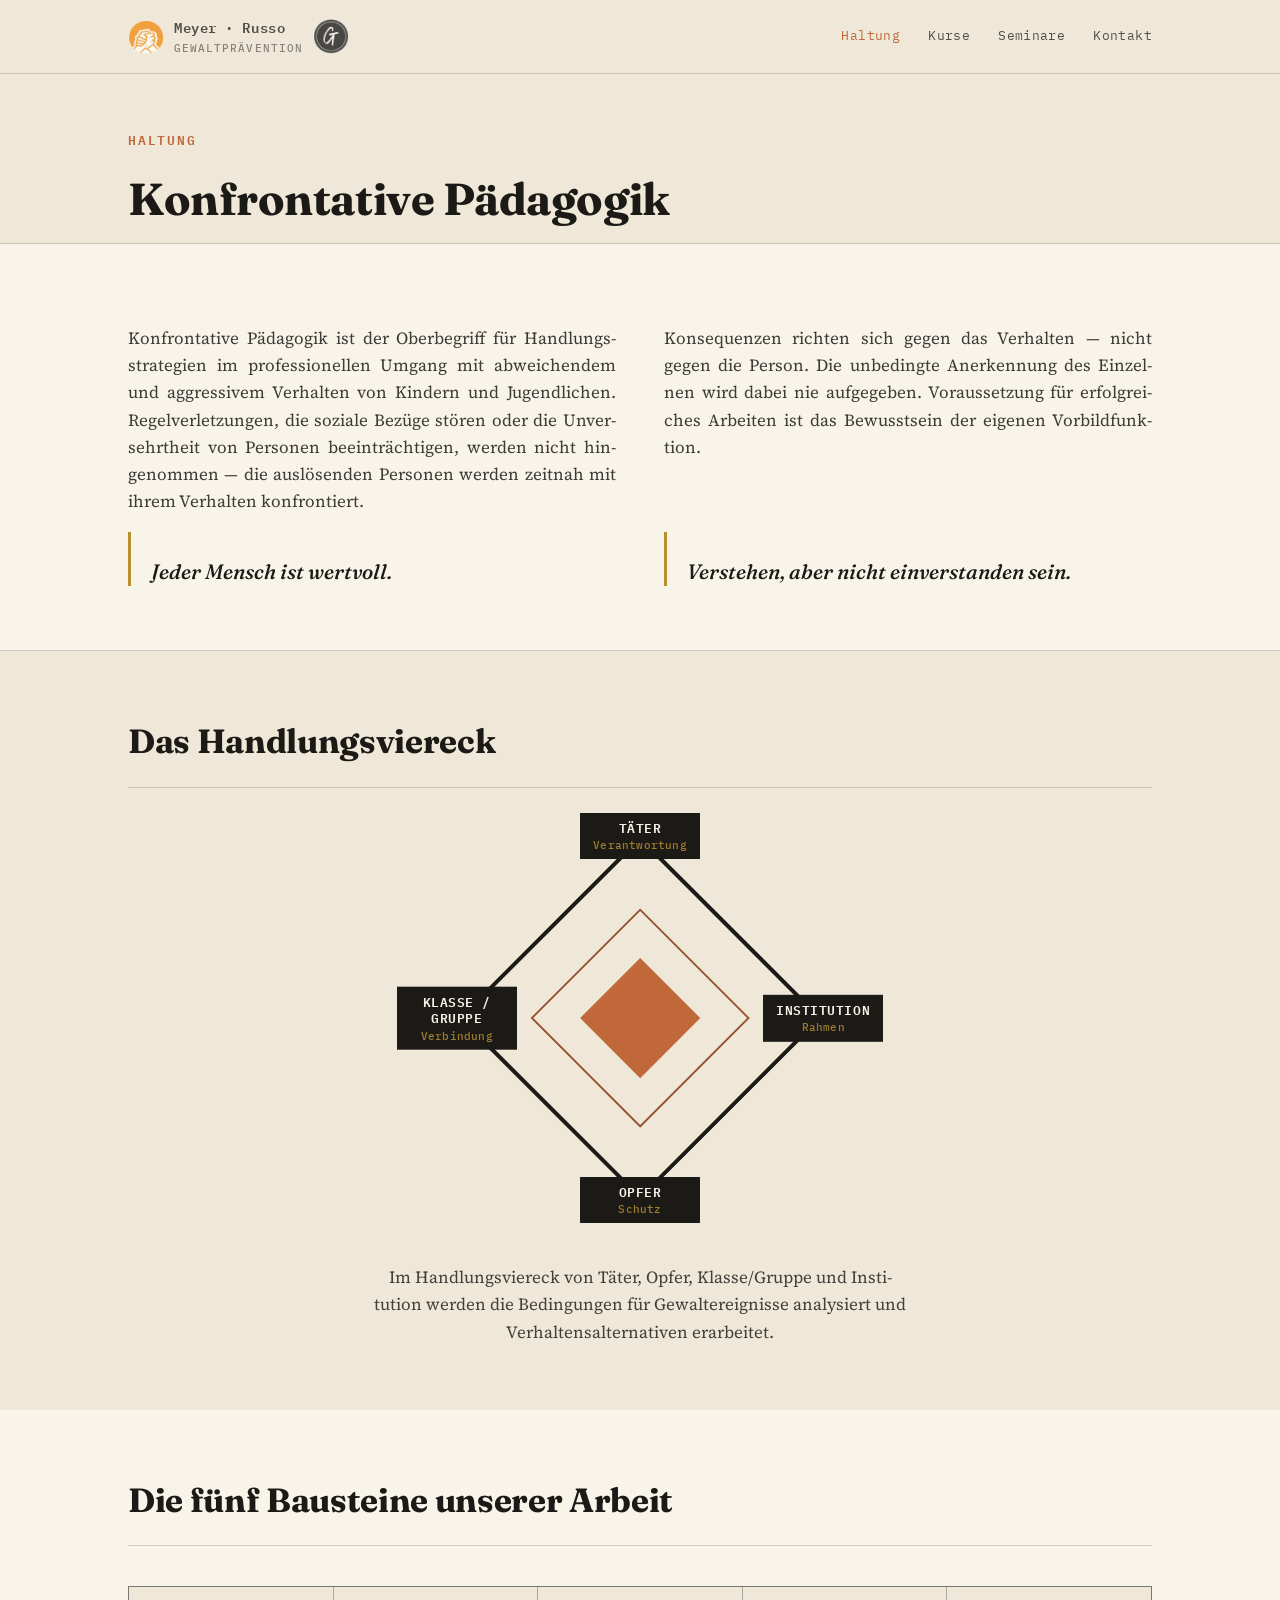
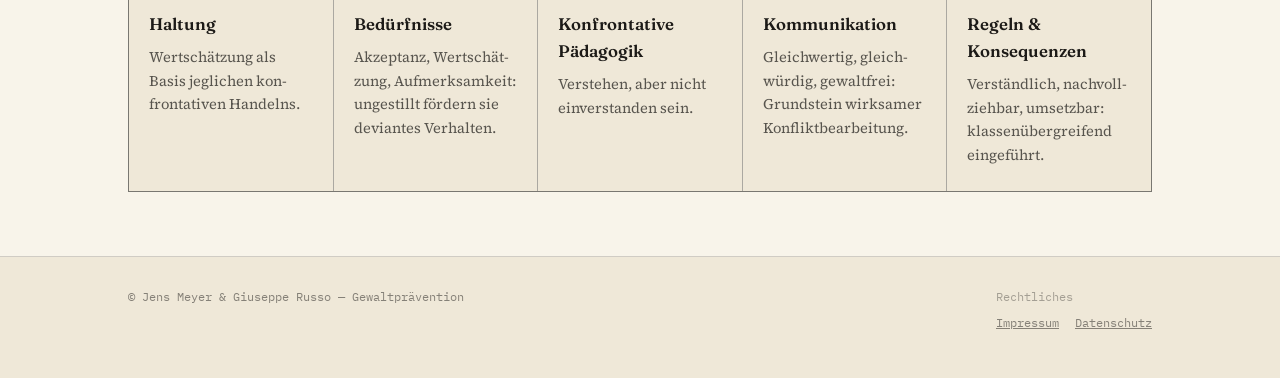
<file: haltung.html>
<!DOCTYPE html>
<html lang="de">
<head>
<meta charset="UTF-8">
<meta name="viewport" content="width=device-width, initial-scale=1.0">
<title>Haltung — Meyer & Russo — Gewaltprävention</title>
<meta name="description" content="Konfrontative Pädagogik und die fünf Bausteine unserer Arbeit: Haltung, Bedürfnisse, Kommunikation, Regeln und Konsequenzen.">
<link rel="icon" type="image/x-icon" href="favicon.ico">
<link rel="icon" type="image/png" sizes="32x32" href="favicon-32x32.png">
<link rel="icon" type="image/png" sizes="16x16" href="favicon-16x16.png">
<link rel="apple-touch-icon" sizes="180x180" href="apple-touch-icon.png">
<meta property="og:type" content="website">
<meta property="og:site_name" content="Meyer &amp; Russo — Gewaltprävention">
<meta property="og:locale" content="de_DE">
<meta property="og:title" content="Haltung — Meyer &amp; Russo — Gewaltprävention">
<meta property="og:description" content="Konfrontative Pädagogik und die fünf Bausteine unserer Arbeit: Haltung, Bedürfnisse, Kommunikation, Regeln und Konsequenzen.">
<link rel="stylesheet" href="fonts/fonts.css">
<style>
:root{
  --ink:#1c1a17;
  --paper:#efe8d8;
  --paper-light:#f8f4ea;
  --terracotta:#c1683a;
  --terracotta-dark:#96502d;
  --gold:#b8912f;
  --line: rgba(28,26,23,0.18);
  --line-strong: rgba(28,26,23,0.35);
}
*{box-sizing:border-box;}
html{scroll-behavior:smooth;}
body{
  margin:0;
  background:var(--paper);
  color:var(--ink);
  font-family:'Source Serif 4', serif;
  font-size:17px;
  line-height:1.6;
  -webkit-font-smoothing:antialiased;
}
@media (prefers-reduced-motion: reduce){
  html{scroll-behavior:auto;}
  *{animation:none !important; transition:none !important;}
}
a{color:inherit;}
img{max-width:100%; display:block;}
p{text-align:justify; hyphens:auto; -webkit-hyphens:auto; hyphenate-limit-chars:6 3 3; overflow-wrap:break-word;}
@media (max-width:680px){ p{text-align:left;} }
.wrap{
  max-width:1080px;
  margin:0 auto;
  padding:0 28px;
}
h1,h2,h3{
  font-family:'Fraunces', serif;
  font-weight:700;
  margin:0;
  letter-spacing:-0.01em;
}
.eyebrow{
  font-family:'IBM Plex Mono', monospace;
  font-size:12.5px;
  letter-spacing:0.14em;
  text-transform:uppercase;
  color:var(--terracotta);
  font-weight:600;
}

/* ---------- Header ---------- */
header{
  position:sticky; top:0; z-index:50;
  background:rgba(239,232,216,0.92);
  backdrop-filter: blur(6px);
  border-bottom:1px solid var(--line);
}
.nav{
  display:flex; align-items:center; justify-content:space-between;
  padding:16px 28px;
  max-width:1080px; margin:0 auto;
}
.brand{
  font-family:'IBM Plex Mono', monospace;
  font-weight:600;
  font-size:14px;
  letter-spacing:0.04em;
  display:flex; align-items:center; gap:10px;
  text-decoration:none;
}
.brand-logo{
  width:36px; height:36px; object-fit:contain; display:block; flex-shrink:0;
}
.brand-text-stack{
  display:flex; flex-direction:column; gap:2px;
}
.brand-name{white-space:nowrap;}
.brand-sub{
  font-size:10.5px; font-weight:500; letter-spacing:0.1em;
  text-transform:uppercase; opacity:0.65; white-space:nowrap;
}
.nav ul{
  list-style:none; display:flex; gap:28px; margin:0; padding:0;
  font-family:'IBM Plex Mono', monospace; font-size:13px;
  letter-spacing:0.03em;
}
.nav a{text-decoration:none; opacity:0.75; transition:opacity .15s;}
.nav a:hover, .nav a:focus-visible{opacity:1;}
.nav a[aria-current="page"]{opacity:1; color:var(--terracotta);}
.nav-links{display:flex;}
.nav-toggle{
  display:none;
  flex-direction:column;
  justify-content:center;
  align-items:center;
  gap:5px;
  width:34px; height:34px;
  background:none; border:none; cursor:pointer; padding:0; flex-shrink:0;
}
.nav-toggle span{
  display:block; width:20px; height:2px; background:var(--ink);
}
.mobile-menu{
  display:none;
  list-style:none; margin:0; padding:0;
  border-top:1px solid var(--line);
  background:var(--paper-light);
}
.mobile-menu.open{display:block;}
.mobile-menu li a{
  display:block; padding:15px 28px;
  font-family:'IBM Plex Mono', monospace; font-size:14px;
  text-decoration:none; color:var(--ink);
  border-bottom:1px solid var(--line);
}
.mobile-menu li a[aria-current="page"]{color:var(--terracotta);}
@media (max-width:1024px){
  .nav .nav-links{display:none;}
  .brand{font-size:16px;}
  .brand-logo{width:44px; height:44px;}
  .brand-sub{font-size:11px;}
  .nav-toggle{display:flex; width:40px; height:40px;}
  .nav-toggle span{width:24px;}
}
@media (min-width:1025px){
  .mobile-menu{display:none !important;}
}

/* ---------- Hero ---------- */
.hero{
  padding:76px 0 60px;
  border-bottom:1px solid var(--line);
  position:relative;
  overflow:hidden;
}
.hero-grid{
  display:grid;
  grid-template-columns: 1.15fr 0.85fr;
  gap:56px;
  align-items:center;
}
@media (max-width:860px){
  .hero-grid{grid-template-columns:1fr; gap:44px;}
}
.hero h1{
  font-size:clamp(2.6rem, 6vw, 4.1rem);
  line-height:0.98;
  margin-top:14px;
}
.hero h1 em{
  font-style:italic;
  font-weight:500;
  color:var(--terracotta);
}
.hero p.lede{
  margin-top:22px;
  font-size:1.13rem;
  max-width:46ch;
  color:rgba(28,26,23,0.82);
}
.hero .ctas{
  margin-top:32px;
  display:flex; gap:14px; flex-wrap:wrap;
}
.btn{
  font-family:'IBM Plex Mono', monospace;
  font-size:13px; letter-spacing:0.03em;
  text-decoration:none;
  padding:13px 22px;
  border:1px solid var(--ink);
  display:inline-block;
}
.btn-solid{
  background:var(--ink); color:var(--paper-light);
}
.btn-solid:hover{background:var(--terracotta); border-color:var(--terracotta);}
.btn-outline:hover{background:var(--ink); color:var(--paper-light);}

/* Handlungsviereck — signature diagram */
.viereck{
  position:relative;
  width:100%;
  max-width:380px;
  aspect-ratio:1/1;
  margin:0 auto;
}
.viereck .diamond{
  position:absolute; inset:16%;
  border:4px solid var(--ink);
  transform:rotate(45deg);
}
.viereck .diamond::before,
.viereck .diamond::after{
  content:"";
  position:absolute; inset:0;
}
.viereck .diamond::before{ transform: scale(0.62); border:3px solid var(--terracotta-dark); }
.viereck .diamond::after{ transform: scale(0.34); background:var(--terracotta); }
.vnode{
  position:absolute;
  z-index:2;
  font-family:'IBM Plex Mono', monospace;
  font-size:13px;
  font-weight:700;
  letter-spacing:0.04em;
  text-transform:uppercase;
  text-align:center;
  width:120px;
  background:var(--ink);
  color:var(--paper-light);
  padding:7px 10px;
  line-height:1.25;
}
.vnode span{display:block; font-size:10.5px; font-weight:500; opacity:0.85; color:var(--gold); margin-top:3px; text-transform:none; letter-spacing:0.02em;}
.vnode.top{top:-4%; left:50%; transform:translateX(-50%);}
.vnode.right{right:-14%; top:50%; transform:translateY(-50%); text-align:center;}
.vnode.bottom{bottom:-4%; left:50%; transform:translateX(-50%);}
.vnode.left{left:-14%; top:50%; transform:translateY(-50%); text-align:center;}
@media (max-width:860px){
  .viereck{max-width:280px;}
  .vnode{width:100px; font-size:11.5px; padding:6px 8px;}
  .vnode.left, .vnode.right{width:90px;}
  .vnode.left{left:-11%;}
  .vnode.right{right:-11%;}
}

/* ---------- Section shell ---------- */
section{padding:64px 0;}
.section-head{
  display:flex; align-items:baseline; justify-content:space-between;
  gap:24px; margin-bottom:40px; flex-wrap:wrap;
  border-bottom:1px solid var(--line);
  padding-bottom:18px;
}
.section-head h2{font-size:clamp(1.6rem,3vw,2.1rem);}
.section-num{
  font-family:'IBM Plex Mono', monospace;
  font-size:12.5px; color:rgba(28,26,23,0.5);
}
.page-hero{
  padding:52px 0 8px;
  border-bottom:1px solid var(--line);
}
@media (max-width:768px){
  .hero{padding:36px 0 40px;}
  .page-hero{padding:28px 0 4px;}
  section{padding:40px 0;}
}

/* ---------- Haltung / philosophy ---------- */
.haltung{background:var(--paper-light); border-bottom:1px solid var(--line);}
.haltung-grid{
  display:grid; grid-template-columns: 1fr 1fr; gap:48px;
}
@media (max-width:780px){ .haltung-grid{grid-template-columns:1fr;} }
.haltung-grid > div{display:flex; flex-direction:column;}
.haltung-grid blockquote{margin-top:auto; padding-top:26px;}
.text-grid{display:grid; grid-template-columns:1fr 1fr; gap:48px;}
.text-grid p:last-child{border-left:1px dashed var(--line-strong); margin-left:-25px; padding-left:24px;}
@media (max-width:780px){
  .text-grid{grid-template-columns:1fr; gap:24px;}
  .text-grid p:last-child{border-left:none; margin-left:0; padding-left:0; border-top:1px dashed var(--line-strong); padding-top:24px;}
}
.haltung p{color:rgba(28,26,23,0.85);}
blockquote{
  margin:26px 0 0;
  padding-left:20px;
  border-left:3px solid var(--gold);
  font-family:'Fraunces', serif;
  font-style:italic;
  font-weight:500;
  font-size:1.3rem;
  line-height:1.35;
}

/* ---------- Angebote / program dossier cards ---------- */
.cards{
  display:grid;
  grid-template-columns:1fr;
  gap:1px;
  background:var(--line-strong);
  border:1px solid var(--line-strong);
}
.card{
  background:var(--paper);
  padding:32px 30px;
  position:relative;
  display:grid;
  grid-template-columns: 1.4fr 1fr;
  gap:8px 32px;
}
@media (max-width:700px){ .card{grid-template-columns:1fr;} }
.card .tag{
  font-family:'IBM Plex Mono', monospace;
  font-size:11px; letter-spacing:0.1em; text-transform:uppercase;
  color:var(--terracotta); margin-bottom:8px; display:block;
}
.card h3{font-size:1.65rem; font-weight:800; margin-bottom:14px;}
.card p.desc{color:rgba(28,26,23,0.82); font-size:0.99rem;}
.spec{
  font-family:'IBM Plex Mono', monospace;
  font-size:12.5px;
  display:grid;
  grid-template-columns: 96px 1fr;
  align-content:start;
  gap:8px 14px;
  border-left:1px dashed var(--line-strong);
  padding-left:24px;
}
@media (max-width:700px){
  .spec{border-left:none; border-top:1px dashed var(--line-strong); padding-left:0; padding-top:16px; margin-top:6px;}
}
.spec dt{opacity:0.55;}
.spec dd{margin:0;}

/* ---------- Fünf Bausteine (hell) ---------- */
.bausteine{
  display:grid; grid-template-columns:repeat(5,1fr); gap:1px;
  background:var(--line-strong); border:1px solid var(--line-strong);
  margin-top:40px;
}
@media (max-width:900px){ .bausteine{grid-template-columns:repeat(2,1fr);} }
@media (max-width:520px){ .bausteine{grid-template-columns:1fr;} }
.baustein{background:var(--paper); padding:24px 20px;}
.baustein h4{font-family:'Fraunces', serif; font-weight:600; font-size:1.05rem; margin:0 0 8px;}
.baustein p{font-size:0.92rem; color:rgba(28,26,23,0.72); margin:0; text-align:left;}

/* ---------- Startseite Teaser ---------- */
.teasers{
  display:grid;
  grid-template-columns:repeat(3, 1fr);
  gap:1px;
  background:var(--line-strong);
  border:1px solid var(--line-strong);
}
@media (max-width:780px){ .teasers{grid-template-columns:1fr;} }
.teaser{
  background:var(--paper);
  padding:30px 26px;
  text-decoration:none;
  display:block;
  transition:background .15s;
}
.teaser:hover{background:var(--paper-light);}
.teaser .tag{
  font-family:'IBM Plex Mono', monospace;
  font-size:11px; letter-spacing:0.1em; text-transform:uppercase;
  color:var(--terracotta); margin-bottom:8px; display:block;
}
.teaser h3{font-size:1.25rem; margin-bottom:10px;}
.teaser p{color:rgba(28,26,23,0.78); font-size:0.95rem; margin:0 0 14px;}
.teaser .go{
  font-family:'IBM Plex Mono', monospace; font-size:12.5px;
  color:var(--ink);
}

/* ---------- Seminar ---------- */
.seminar{background:var(--ink); color:var(--paper-light); border-bottom:1px solid var(--line);}
.seminar .eyebrow{color:var(--gold);}
.seminar .section-head{border-bottom:1px solid rgba(248,244,234,0.18);}
.seminar .section-num{color:rgba(248,244,234,0.5);}
.seminar .cards{background:rgba(248,244,234,0.35); border-color:rgba(248,244,234,0.35);}
.seminar .card{background:var(--ink); color:rgba(248,244,234,0.85);}
.seminar .card h3{color:var(--paper-light);}
.seminar .card p.desc{color:rgba(248,244,234,0.78);}
.seminar .spec{border-left-color:rgba(248,244,234,0.35);}
.seminar .spec dt{color:rgba(248,244,234,0.55);}
@media (max-width:700px){ .seminar .spec{border-top-color:rgba(248,244,234,0.25);} }
.punkte{
  display:grid; grid-template-columns:repeat(5,1fr); gap:1px;
  background:rgba(248,244,234,0.18);
  margin-bottom:44px;
}
@media (max-width:900px){ .punkte{grid-template-columns:repeat(2,1fr);} }
@media (max-width:520px){ .punkte{grid-template-columns:1fr;} }
.punkt{
  background:var(--ink);
  padding:24px 20px;
}
.punkt .pn{
  font-family:'IBM Plex Mono', monospace;
  font-size:12px; color:var(--gold); display:block; margin-bottom:10px;
}
.punkt h4{
  font-family:'Fraunces', serif; font-weight:600; font-size:1.05rem;
  margin:0 0 8px;
}
.punkt p{
  font-size:0.92rem; color:rgba(248,244,234,0.72); margin:0;
}
.pricing{
  display:flex; align-items:center; justify-content:space-between;
  flex-wrap:wrap; gap:24px;
  border:1px solid rgba(248,244,234,0.25);
  padding:26px 30px;
}
.pricing .p-label{font-family:'IBM Plex Mono', monospace; font-size:12.5px; color:rgba(248,244,234,0.6); text-transform:uppercase; letter-spacing:0.08em;}
.pricing .p-value{font-family:'Fraunces', serif; font-size:1.9rem; font-weight:600; margin-top:6px;}
.pricing .p-sub{font-size:0.9rem; color:rgba(248,244,234,0.6); margin-top:6px;}
.pricing .p-duration{font-family:'IBM Plex Mono', monospace; font-size:13px; text-align:right; color:rgba(248,244,234,0.75);}

/* ---------- Kontakt ---------- */
.kontakt-grid{
  display:grid; grid-template-columns:1fr 1fr; gap:1px;
  background:var(--line-strong); border:1px solid var(--line-strong);
}
@media (max-width:680px){ .kontakt-grid{grid-template-columns:1fr;} }
.kcard{
  background:var(--paper-light);
  padding:34px 30px;
}
.kcard .logo-mark{
  height:64px; width:auto; object-fit:contain; object-position:left center;
  margin-bottom:18px; filter:none;
}
.kcard .role{
  font-family:'IBM Plex Mono', monospace; font-size:11.5px;
  text-transform:uppercase; letter-spacing:0.1em; color:var(--terracotta-dark);
  display:block; margin-bottom:10px;
}
.kcard h3{font-size:1.6rem; margin-bottom:16px;}
.kcard .detail{
  font-family:'IBM Plex Mono', monospace; font-size:14px;
  display:flex; gap:10px; align-items:baseline; margin-top:8px;
}
.kcard .detail a{text-decoration:none; border-bottom:1px solid var(--line-strong);}
.kcard .detail a:hover{border-color:var(--ink);}
.kcard .detail-label{opacity:0.5; width:52px; flex-shrink:0;}

footer{
  padding:30px 0 46px;
  font-family:'IBM Plex Mono', monospace;
  font-size:12px;
  color:rgba(28,26,23,0.5);
  display:flex; justify-content:space-between; flex-wrap:wrap; gap:10px;
}


/* ---------- Bild-Platzhalter ---------- */
.portrait-placeholder{
  background-color: var(--paper-light);
  background-image: repeating-linear-gradient(45deg, var(--line) 0, var(--line) 1px, transparent 1px, transparent 13px);
  border: 1px dashed var(--line-strong);
  display:flex; flex-direction:column; align-items:center; justify-content:center; gap:10px;
  color: rgba(28,26,23,0.45);
  font-family:'IBM Plex Mono', monospace; font-size:11px; letter-spacing:0.08em; text-transform:uppercase; text-align:center;
  padding:20px;
}
.portrait-placeholder svg{ width:38px; height:38px; opacity:0.55; }
.team-portrait{ aspect-ratio:16/9; max-width:640px; margin:0 auto; }
.kcard-portrait{ aspect-ratio:4/5; width:100%; max-width:200px; margin-bottom:22px; }

/* ---------- Referenzen ---------- */
.refs{display:grid; border:1px solid var(--line-strong);}
.ref-group{display:grid; grid-template-columns:220px 1fr; gap:0 32px; padding:30px 32px; background:var(--paper-light);}
.ref-group + .ref-group{border-top:1px solid var(--line-strong);}
.ref-label{
  font-family:'IBM Plex Mono', monospace; font-size:11.5px; font-weight:400;
  letter-spacing:0.1em; text-transform:uppercase; color:var(--terracotta-dark);
  margin:5px 0 0;
}
.ref-list{list-style:none; margin:0; padding:0;}
.ref-list li{padding:18px 0; border-top:1px dashed var(--line-strong);}
.ref-list li:first-child{padding-top:0; border-top:none;}
.ref-list li:last-child{padding-bottom:0;}
.ref-list h4{font-family:'Fraunces', serif; font-weight:600; font-size:1.15rem; line-height:1.3; margin:0 0 6px;}
.ref-list p{margin:0; text-align:left; color:rgba(28,26,23,0.82);}
.ref-detail{display:block; margin-top:8px; font-family:'IBM Plex Mono', monospace; font-size:12.5px; color:rgba(28,26,23,0.6);}
@media (max-width:700px){
  .ref-group{grid-template-columns:1fr; padding:26px 22px;}
  .ref-label{margin:0 0 16px;}
}
</style>
</head>
<body>

<header>
  <div class="nav">
    <a class="brand" href="index.html"><img class="brand-logo" src="[data-uri]" alt="Logo Jens Meyer"><span class="brand-text-stack"><span class="brand-name">Meyer&nbsp;&middot;&nbsp;Russo</span><span class="brand-sub">Gewaltprävention</span></span><img class="brand-logo" src="[data-uri]" alt="Logo Giuseppe Russo"></a>
    <ul class="nav-links">
      <li><a href="haltung.html" aria-current="page">Haltung</a></li>
      <li><a href="angebote.html">Kurse</a></li>
      <li><a href="seminar.html">Seminare</a></li>
      <li><a href="kontakt.html">Kontakt</a></li>
    </ul>
    <button class="nav-toggle" aria-label="Menü öffnen" aria-expanded="false" aria-controls="mobile-menu">
      <span></span><span></span><span></span>
    </button>
  </div>
  <ul class="mobile-menu" id="mobile-menu">
      <li><a href="haltung.html" aria-current="page">Haltung</a></li>
      <li><a href="angebote.html">Kurse</a></li>
      <li><a href="seminar.html">Seminare</a></li>
      <li><a href="kontakt.html">Kontakt</a></li>
  </ul>
</header>

<script>
(function(){
  var btn = document.querySelector('.nav-toggle');
  var menu = document.querySelector('.mobile-menu');
  if (!btn || !menu) return;
  btn.addEventListener('click', function(){
    var open = menu.classList.toggle('open');
    btn.setAttribute('aria-expanded', open ? 'true' : 'false');
  });
})();
</script>


<div class="page-hero">
  <div class="wrap">
    <span class="eyebrow">Haltung</span>
    <h1 style="font-size:clamp(2rem,4vw,2.8rem); margin-top:10px;">Konfrontative Pädagogik</h1>
  </div>
</div>

<section class="haltung" id="haltung">
  <div class="wrap">
    <div class="haltung-grid">
      <div>
        <p>Kon­fron­tative Päd­ago­gik ist der Ober­begriff für Hand­lungs­stra­tegien im pro­fes­sio­nel­len Umgang mit abwei­chen­dem und aggres­sivem Ver­hal­ten von Kindern und Jugend­lichen. Regel­ver­let­zun­gen, die soziale Bezüge stören oder die Unver­sehrt­heit von Per­sonen beein­träch­tigen, werden nicht hin­genom­men — die aus­lösen­den Per­sonen werden zeitnah mit ihrem Ver­hal­ten kon­fron­tiert.</p>
        <blockquote>Jeder Mensch ist wert­voll.</blockquote>
      </div>
      <div>
        <p>Kon­sequen­zen richten sich gegen das Ver­hal­ten — nicht gegen die Person. Die unbe­dingte Aner­ken­nung des Ein­zel­nen wird dabei nie auf­gege­ben. Vor­aus­set­zung für erfolg­rei­ches Arbei­ten ist das Bewusst­sein der eigenen Vor­bild­funk­tion.</p>
        <blockquote>Ver­ste­hen, aber nicht ein­ver­stan­den sein.</blockquote>
      </div>
    </div>
  </div>
</section>

<section>
  <div class="wrap">
    <div class="section-head">
      <h2>Das Handlungsviereck</h2>
    </div>
    <div class="viereck" aria-hidden="true" style="margin:0 auto 20px;">
      <div class="vnode top">Täter<span>Verantwortung</span></div>
      <div class="vnode right">Institution<span>Rahmen</span></div>
      <div class="vnode bottom">Opfer<span>Schutz</span></div>
      <div class="vnode left">Klasse / Gruppe<span>Verbindung</span></div>
      <div class="diamond"></div>
    </div>
    <p style="max-width:60ch; margin:56px auto 0; text-align:center; color:rgba(28,26,23,0.82);">Im Hand­lungs­vier­eck von Täter, Opfer, Klasse/Gruppe und Insti­tution werden die Bedin­gun­gen für Gewal­ter­eig­nisse ana­lysiert und Ver­hal­tens­alter­nati­ven era­rbei­tet.</p>
  </div>
</section>

<section class="haltung">
  <div class="wrap">
    <div class="section-head">
      <h2>Die fünf Bausteine unserer Arbeit</h2>
    </div>
    <div class="bausteine">
      <div class="baustein"><h4>Haltung</h4><p>Wert­schät­zung als Basis jeg­lichen kon­fron­tati­ven Han­delns.</p></div>
      <div class="baustein"><h4>Bedürfnisse</h4><p>Akzep­tanz, Wert­schät­zung, Auf­merk­sam­keit: unge­stillt fördern sie devi­antes Ver­hal­ten.</p></div>
      <div class="baustein"><h4>Konfrontative Pädagogik</h4><p>Ver­ste­hen, aber nicht ein­ver­stan­den sein.</p></div>
      <div class="baustein"><h4>Kommunikation</h4><p>Gleich­wer­tig, gleich­wür­dig, gewalt­frei: Grund­stein wirk­samer Kon­flikt­bea­rbei­tung.</p></div>
      <div class="baustein"><h4>Regeln &amp; Konsequenzen</h4><p>Ver­ständ­lich, nach­voll­zieh­bar, umsetz­bar: klas­sen­über­grei­fend ein­geführt.</p></div>
    </div>
  </div>
</section>

<footer>
  <div class="wrap" style="display:flex; justify-content:space-between; flex-wrap:wrap; gap:24px; width:100%; align-items:flex-start;">
    <span>© Jens Meyer &amp; Giuseppe Russo — Gewaltprävention</span>
    <div>
      <div style="opacity:0.7; margin-bottom:6px;">Rechtliches</div>
      <div style="display:flex; gap:16px;">
        <a href="impressum.html" style="color:inherit;">Impressum</a>
        <a href="datenschutz.html" style="color:inherit;">Datenschutz</a>
      </div>
    </div>
  </div>
</footer>

</body>
</html>
</file>
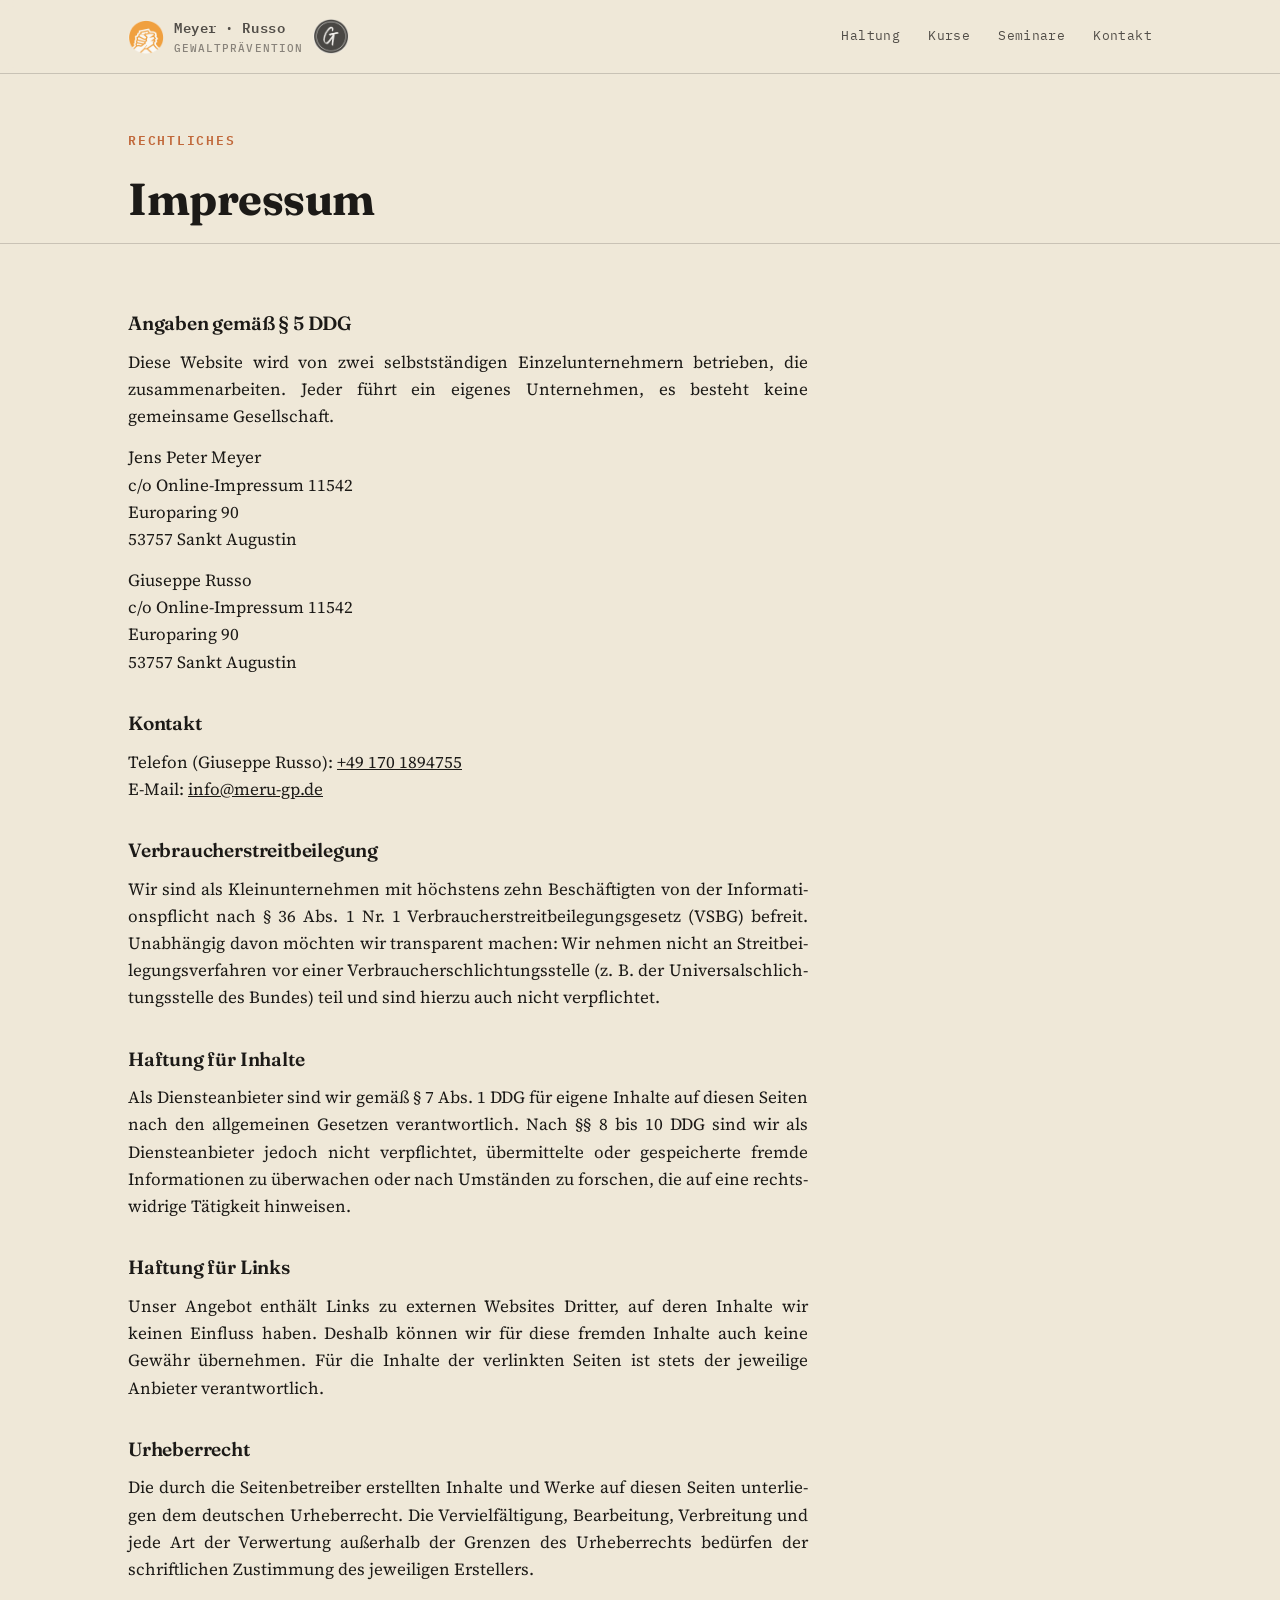
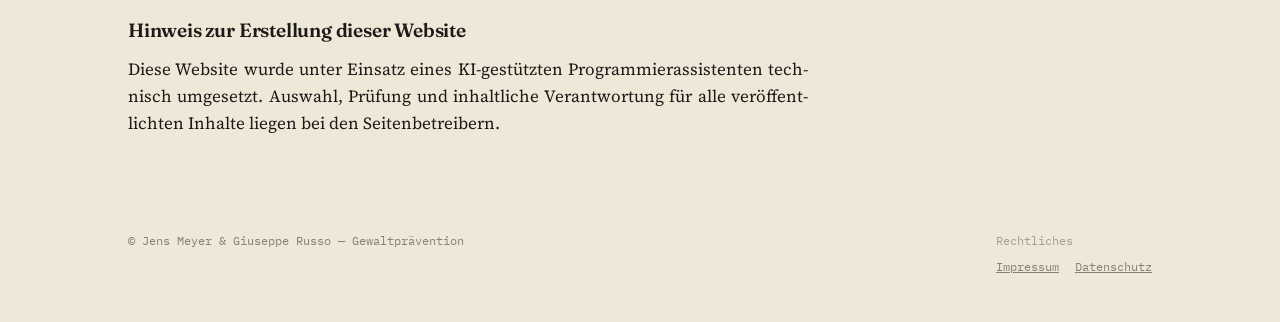
<file: impressum.html>
<!DOCTYPE html>
<html lang="de">
<head>
<meta charset="UTF-8">
<meta name="viewport" content="width=device-width, initial-scale=1.0">
<title>Impressum — Meyer &amp; Russo</title>
<meta name="description" content="Impressum von Meyer &amp; Russo — Gewaltprävention.">
<link rel="icon" type="image/x-icon" href="favicon.ico">
<link rel="icon" type="image/png" sizes="32x32" href="favicon-32x32.png">
<link rel="icon" type="image/png" sizes="16x16" href="favicon-16x16.png">
<link rel="apple-touch-icon" sizes="180x180" href="apple-touch-icon.png">
<meta property="og:type" content="website">
<meta property="og:site_name" content="Meyer &amp; Russo — Gewaltprävention">
<meta property="og:locale" content="de_DE">
<meta property="og:title" content="Impressum — Meyer &amp; Russo">
<meta property="og:description" content="Impressum von Meyer &amp; Russo — Gewaltprävention.">
<link rel="stylesheet" href="fonts/fonts.css">
<style>
:root{
  --ink:#1c1a17;
  --paper:#efe8d8;
  --paper-light:#f8f4ea;
  --terracotta:#c1683a;
  --terracotta-dark:#96502d;
  --gold:#b8912f;
  --line: rgba(28,26,23,0.18);
  --line-strong: rgba(28,26,23,0.35);
}
*{box-sizing:border-box;}
html{scroll-behavior:smooth;}
body{
  margin:0;
  background:var(--paper);
  color:var(--ink);
  font-family:'Source Serif 4', serif;
  font-size:17px;
  line-height:1.6;
  -webkit-font-smoothing:antialiased;
}
@media (prefers-reduced-motion: reduce){
  html{scroll-behavior:auto;}
  *{animation:none !important; transition:none !important;}
}
a{color:inherit;}
img{max-width:100%; display:block;}
p{text-align:justify; hyphens:auto; -webkit-hyphens:auto; hyphenate-limit-chars:6 3 3; overflow-wrap:break-word;}
@media (max-width:680px){ p{text-align:left;} }
.wrap{
  max-width:1080px;
  margin:0 auto;
  padding:0 28px;
}
h1,h2,h3{
  font-family:'Fraunces', serif;
  font-weight:700;
  margin:0;
  letter-spacing:-0.01em;
}
.eyebrow{
  font-family:'IBM Plex Mono', monospace;
  font-size:12.5px;
  letter-spacing:0.14em;
  text-transform:uppercase;
  color:var(--terracotta);
  font-weight:600;
}

/* ---------- Header ---------- */
header{
  position:sticky; top:0; z-index:50;
  background:rgba(239,232,216,0.92);
  backdrop-filter: blur(6px);
  border-bottom:1px solid var(--line);
}
.nav{
  display:flex; align-items:center; justify-content:space-between;
  padding:16px 28px;
  max-width:1080px; margin:0 auto;
}
.brand{
  font-family:'IBM Plex Mono', monospace;
  font-weight:600;
  font-size:14px;
  letter-spacing:0.04em;
  display:flex; align-items:center; gap:10px;
  text-decoration:none;
}
.brand-logo{
  width:36px; height:36px; object-fit:contain; display:block; flex-shrink:0;
}
.brand-text-stack{
  display:flex; flex-direction:column; gap:2px;
}
.brand-name{white-space:nowrap;}
.brand-sub{
  font-size:10.5px; font-weight:500; letter-spacing:0.1em;
  text-transform:uppercase; opacity:0.65; white-space:nowrap;
}
.nav ul{
  list-style:none; display:flex; gap:28px; margin:0; padding:0;
  font-family:'IBM Plex Mono', monospace; font-size:13px;
  letter-spacing:0.03em;
}
.nav a{text-decoration:none; opacity:0.75; transition:opacity .15s;}
.nav a:hover, .nav a:focus-visible{opacity:1;}
.nav a[aria-current="page"]{opacity:1; color:var(--terracotta);}
.nav-links{display:flex;}
.nav-toggle{
  display:none;
  flex-direction:column;
  justify-content:center;
  align-items:center;
  gap:5px;
  width:34px; height:34px;
  background:none; border:none; cursor:pointer; padding:0; flex-shrink:0;
}
.nav-toggle span{
  display:block; width:20px; height:2px; background:var(--ink);
}
.mobile-menu{
  display:none;
  list-style:none; margin:0; padding:0;
  border-top:1px solid var(--line);
  background:var(--paper-light);
}
.mobile-menu.open{display:block;}
.mobile-menu li a{
  display:block; padding:15px 28px;
  font-family:'IBM Plex Mono', monospace; font-size:14px;
  text-decoration:none; color:var(--ink);
  border-bottom:1px solid var(--line);
}
.mobile-menu li a[aria-current="page"]{color:var(--terracotta);}
@media (max-width:1024px){
  .nav .nav-links{display:none;}
  .brand{font-size:16px;}
  .brand-logo{width:44px; height:44px;}
  .brand-sub{font-size:11px;}
  .nav-toggle{display:flex; width:40px; height:40px;}
  .nav-toggle span{width:24px;}
}
@media (min-width:1025px){
  .mobile-menu{display:none !important;}
}

/* ---------- Hero ---------- */
.hero{
  padding:76px 0 60px;
  border-bottom:1px solid var(--line);
  position:relative;
  overflow:hidden;
}
.hero-grid{
  display:grid;
  grid-template-columns: 1.15fr 0.85fr;
  gap:56px;
  align-items:center;
}
@media (max-width:860px){
  .hero-grid{grid-template-columns:1fr; gap:44px;}
}
.hero h1{
  font-size:clamp(2.6rem, 6vw, 4.1rem);
  line-height:0.98;
  margin-top:14px;
}
.hero h1 em{
  font-style:italic;
  font-weight:500;
  color:var(--terracotta);
}
.hero p.lede{
  margin-top:22px;
  font-size:1.13rem;
  max-width:46ch;
  color:rgba(28,26,23,0.82);
}
.hero .ctas{
  margin-top:32px;
  display:flex; gap:14px; flex-wrap:wrap;
}
.btn{
  font-family:'IBM Plex Mono', monospace;
  font-size:13px; letter-spacing:0.03em;
  text-decoration:none;
  padding:13px 22px;
  border:1px solid var(--ink);
  display:inline-block;
}
.btn-solid{
  background:var(--ink); color:var(--paper-light);
}
.btn-solid:hover{background:var(--terracotta); border-color:var(--terracotta);}
.btn-outline:hover{background:var(--ink); color:var(--paper-light);}

/* Handlungsviereck — signature diagram */
.viereck{
  position:relative;
  width:100%;
  max-width:380px;
  aspect-ratio:1/1;
  margin:0 auto;
}
.viereck .diamond{
  position:absolute; inset:16%;
  border:4px solid var(--ink);
  transform:rotate(45deg);
}
.viereck .diamond::before,
.viereck .diamond::after{
  content:"";
  position:absolute; inset:0;
}
.viereck .diamond::before{ transform: scale(0.62); border:3px solid var(--terracotta-dark); }
.viereck .diamond::after{ transform: scale(0.34); background:var(--terracotta); }
.vnode{
  position:absolute;
  z-index:2;
  font-family:'IBM Plex Mono', monospace;
  font-size:13px;
  font-weight:700;
  letter-spacing:0.04em;
  text-transform:uppercase;
  text-align:center;
  width:120px;
  background:var(--ink);
  color:var(--paper-light);
  padding:7px 10px;
  line-height:1.25;
}
.vnode span{display:block; font-size:10.5px; font-weight:500; opacity:0.85; color:var(--gold); margin-top:3px; text-transform:none; letter-spacing:0.02em;}
.vnode.top{top:-4%; left:50%; transform:translateX(-50%);}
.vnode.right{right:-14%; top:50%; transform:translateY(-50%); text-align:center;}
.vnode.bottom{bottom:-4%; left:50%; transform:translateX(-50%);}
.vnode.left{left:-14%; top:50%; transform:translateY(-50%); text-align:center;}
@media (max-width:860px){
  .viereck{max-width:280px;}
  .vnode{width:100px; font-size:11.5px; padding:6px 8px;}
  .vnode.left, .vnode.right{width:90px;}
  .vnode.left{left:-11%;}
  .vnode.right{right:-11%;}
}

/* ---------- Section shell ---------- */
section{padding:64px 0;}
.section-head{
  display:flex; align-items:baseline; justify-content:space-between;
  gap:24px; margin-bottom:40px; flex-wrap:wrap;
  border-bottom:1px solid var(--line);
  padding-bottom:18px;
}
.section-head h2{font-size:clamp(1.6rem,3vw,2.1rem);}
.section-num{
  font-family:'IBM Plex Mono', monospace;
  font-size:12.5px; color:rgba(28,26,23,0.5);
}
.page-hero{
  padding:52px 0 8px;
  border-bottom:1px solid var(--line);
}
@media (max-width:768px){
  .hero{padding:36px 0 40px;}
  .page-hero{padding:28px 0 4px;}
  section{padding:40px 0;}
}

/* ---------- Haltung / philosophy ---------- */
.haltung{background:var(--paper-light); border-bottom:1px solid var(--line);}
.haltung-grid{
  display:grid; grid-template-columns: 1fr 1fr; gap:48px;
}
@media (max-width:780px){ .haltung-grid{grid-template-columns:1fr;} }
.haltung-grid > div{display:flex; flex-direction:column;}
.haltung-grid blockquote{margin-top:auto; padding-top:26px;}
.text-grid{display:grid; grid-template-columns:1fr 1fr; gap:48px;}
.text-grid p:last-child{border-left:1px dashed var(--line-strong); margin-left:-25px; padding-left:24px;}
@media (max-width:780px){
  .text-grid{grid-template-columns:1fr; gap:24px;}
  .text-grid p:last-child{border-left:none; margin-left:0; padding-left:0; border-top:1px dashed var(--line-strong); padding-top:24px;}
}
.haltung p{color:rgba(28,26,23,0.85);}
blockquote{
  margin:26px 0 0;
  padding-left:20px;
  border-left:3px solid var(--gold);
  font-family:'Fraunces', serif;
  font-style:italic;
  font-weight:500;
  font-size:1.3rem;
  line-height:1.35;
}

/* ---------- Angebote / program dossier cards ---------- */
.cards{
  display:grid;
  grid-template-columns:1fr;
  gap:1px;
  background:var(--line-strong);
  border:1px solid var(--line-strong);
}
.card{
  background:var(--paper);
  padding:32px 30px;
  position:relative;
  display:grid;
  grid-template-columns: 1.4fr 1fr;
  gap:8px 32px;
}
@media (max-width:700px){ .card{grid-template-columns:1fr;} }
.card .tag{
  font-family:'IBM Plex Mono', monospace;
  font-size:11px; letter-spacing:0.1em; text-transform:uppercase;
  color:var(--terracotta); margin-bottom:8px; display:block;
}
.card h3{font-size:1.65rem; font-weight:800; margin-bottom:14px;}
.card p.desc{color:rgba(28,26,23,0.82); font-size:0.99rem;}
.spec{
  font-family:'IBM Plex Mono', monospace;
  font-size:12.5px;
  display:grid;
  grid-template-columns: 96px 1fr;
  align-content:start;
  gap:8px 14px;
  border-left:1px dashed var(--line-strong);
  padding-left:24px;
}
@media (max-width:700px){
  .spec{border-left:none; border-top:1px dashed var(--line-strong); padding-left:0; padding-top:16px; margin-top:6px;}
}
.spec dt{opacity:0.55;}
.spec dd{margin:0;}

/* ---------- Fünf Bausteine (hell) ---------- */
.bausteine{
  display:grid; grid-template-columns:repeat(5,1fr); gap:1px;
  background:var(--line-strong); border:1px solid var(--line-strong);
  margin-top:40px;
}
@media (max-width:900px){ .bausteine{grid-template-columns:repeat(2,1fr);} }
@media (max-width:520px){ .bausteine{grid-template-columns:1fr;} }
.baustein{background:var(--paper); padding:24px 20px;}
.baustein h4{font-family:'Fraunces', serif; font-weight:600; font-size:1.05rem; margin:0 0 8px;}
.baustein p{font-size:0.92rem; color:rgba(28,26,23,0.72); margin:0; text-align:left;}

/* ---------- Startseite Teaser ---------- */
.teasers{
  display:grid;
  grid-template-columns:repeat(3, 1fr);
  gap:1px;
  background:var(--line-strong);
  border:1px solid var(--line-strong);
}
@media (max-width:780px){ .teasers{grid-template-columns:1fr;} }
.teaser{
  background:var(--paper);
  padding:30px 26px;
  text-decoration:none;
  display:block;
  transition:background .15s;
}
.teaser:hover{background:var(--paper-light);}
.teaser .tag{
  font-family:'IBM Plex Mono', monospace;
  font-size:11px; letter-spacing:0.1em; text-transform:uppercase;
  color:var(--terracotta); margin-bottom:8px; display:block;
}
.teaser h3{font-size:1.25rem; margin-bottom:10px;}
.teaser p{color:rgba(28,26,23,0.78); font-size:0.95rem; margin:0 0 14px;}
.teaser .go{
  font-family:'IBM Plex Mono', monospace; font-size:12.5px;
  color:var(--ink);
}

/* ---------- Seminar ---------- */
.seminar{background:var(--ink); color:var(--paper-light); border-bottom:1px solid var(--line);}
.seminar .eyebrow{color:var(--gold);}
.seminar .section-head{border-bottom:1px solid rgba(248,244,234,0.18);}
.seminar .section-num{color:rgba(248,244,234,0.5);}
.seminar .cards{background:rgba(248,244,234,0.35); border-color:rgba(248,244,234,0.35);}
.seminar .card{background:var(--ink); color:rgba(248,244,234,0.85);}
.seminar .card h3{color:var(--paper-light);}
.seminar .card p.desc{color:rgba(248,244,234,0.78);}
.seminar .spec{border-left-color:rgba(248,244,234,0.35);}
.seminar .spec dt{color:rgba(248,244,234,0.55);}
@media (max-width:700px){ .seminar .spec{border-top-color:rgba(248,244,234,0.25);} }
.punkte{
  display:grid; grid-template-columns:repeat(5,1fr); gap:1px;
  background:rgba(248,244,234,0.18);
  margin-bottom:44px;
}
@media (max-width:900px){ .punkte{grid-template-columns:repeat(2,1fr);} }
@media (max-width:520px){ .punkte{grid-template-columns:1fr;} }
.punkt{
  background:var(--ink);
  padding:24px 20px;
}
.punkt .pn{
  font-family:'IBM Plex Mono', monospace;
  font-size:12px; color:var(--gold); display:block; margin-bottom:10px;
}
.punkt h4{
  font-family:'Fraunces', serif; font-weight:600; font-size:1.05rem;
  margin:0 0 8px;
}
.punkt p{
  font-size:0.92rem; color:rgba(248,244,234,0.72); margin:0;
}
.pricing{
  display:flex; align-items:center; justify-content:space-between;
  flex-wrap:wrap; gap:24px;
  border:1px solid rgba(248,244,234,0.25);
  padding:26px 30px;
}
.pricing .p-label{font-family:'IBM Plex Mono', monospace; font-size:12.5px; color:rgba(248,244,234,0.6); text-transform:uppercase; letter-spacing:0.08em;}
.pricing .p-value{font-family:'Fraunces', serif; font-size:1.9rem; font-weight:600; margin-top:6px;}
.pricing .p-sub{font-size:0.9rem; color:rgba(248,244,234,0.6); margin-top:6px;}
.pricing .p-duration{font-family:'IBM Plex Mono', monospace; font-size:13px; text-align:right; color:rgba(248,244,234,0.75);}

/* ---------- Kontakt ---------- */
.kontakt-grid{
  display:grid; grid-template-columns:1fr 1fr; gap:1px;
  background:var(--line-strong); border:1px solid var(--line-strong);
}
@media (max-width:680px){ .kontakt-grid{grid-template-columns:1fr;} }
.kcard{
  background:var(--paper-light);
  padding:34px 30px;
}
.kcard .logo-mark{
  height:64px; width:auto; object-fit:contain; object-position:left center;
  margin-bottom:18px; filter:none;
}
.kcard .role{
  font-family:'IBM Plex Mono', monospace; font-size:11.5px;
  text-transform:uppercase; letter-spacing:0.1em; color:var(--terracotta-dark);
  display:block; margin-bottom:10px;
}
.kcard h3{font-size:1.6rem; margin-bottom:16px;}
.kcard .detail{
  font-family:'IBM Plex Mono', monospace; font-size:14px;
  display:flex; gap:10px; align-items:baseline; margin-top:8px;
}
.kcard .detail a{text-decoration:none; border-bottom:1px solid var(--line-strong);}
.kcard .detail a:hover{border-color:var(--ink);}
.kcard .detail-label{opacity:0.5; width:52px; flex-shrink:0;}

footer{
  padding:30px 0 46px;
  font-family:'IBM Plex Mono', monospace;
  font-size:12px;
  color:rgba(28,26,23,0.5);
  display:flex; justify-content:space-between; flex-wrap:wrap; gap:10px;
}


/* ---------- Bild-Platzhalter ---------- */
.portrait-placeholder{
  background-color: var(--paper-light);
  background-image: repeating-linear-gradient(45deg, var(--line) 0, var(--line) 1px, transparent 1px, transparent 13px);
  border: 1px dashed var(--line-strong);
  display:flex; flex-direction:column; align-items:center; justify-content:center; gap:10px;
  color: rgba(28,26,23,0.45);
  font-family:'IBM Plex Mono', monospace; font-size:11px; letter-spacing:0.08em; text-transform:uppercase; text-align:center;
  padding:20px;
}
.portrait-placeholder svg{ width:38px; height:38px; opacity:0.55; }
.team-portrait{ aspect-ratio:16/9; max-width:640px; margin:0 auto; }
.kcard-portrait{ aspect-ratio:4/5; width:100%; max-width:200px; margin-bottom:22px; }

/* ---------- Referenzen ---------- */
.refs{display:grid; border:1px solid var(--line-strong);}
.ref-group{display:grid; grid-template-columns:220px 1fr; gap:0 32px; padding:30px 32px; background:var(--paper-light);}
.ref-group + .ref-group{border-top:1px solid var(--line-strong);}
.ref-label{
  font-family:'IBM Plex Mono', monospace; font-size:11.5px; font-weight:400;
  letter-spacing:0.1em; text-transform:uppercase; color:var(--terracotta-dark);
  margin:5px 0 0;
}
.ref-list{list-style:none; margin:0; padding:0;}
.ref-list li{padding:18px 0; border-top:1px dashed var(--line-strong);}
.ref-list li:first-child{padding-top:0; border-top:none;}
.ref-list li:last-child{padding-bottom:0;}
.ref-list h4{font-family:'Fraunces', serif; font-weight:600; font-size:1.15rem; line-height:1.3; margin:0 0 6px;}
.ref-list p{margin:0; text-align:left; color:rgba(28,26,23,0.82);}
.ref-detail{display:block; margin-top:8px; font-family:'IBM Plex Mono', monospace; font-size:12.5px; color:rgba(28,26,23,0.6);}
@media (max-width:700px){
  .ref-group{grid-template-columns:1fr; padding:26px 22px;}
  .ref-label{margin:0 0 16px;}
}
</style>
</head>
<body>

<header>
  <div class="nav">
    <a class="brand" href="index.html"><img class="brand-logo" src="[data-uri]" alt="Logo Jens Meyer"><span class="brand-text-stack"><span class="brand-name">Meyer&nbsp;&middot;&nbsp;Russo</span><span class="brand-sub">Gewaltprävention</span></span><img class="brand-logo" src="[data-uri]" alt="Logo Giuseppe Russo"></a>
    <ul class="nav-links">
      <li><a href="haltung.html">Haltung</a></li>
      <li><a href="angebote.html">Kurse</a></li>
      <li><a href="seminar.html">Seminare</a></li>
      <li><a href="kontakt.html">Kontakt</a></li>
    </ul>
    <button class="nav-toggle" aria-label="Menü öffnen" aria-expanded="false" aria-controls="mobile-menu">
      <span></span><span></span><span></span>
    </button>
  </div>
  <ul class="mobile-menu" id="mobile-menu">
      <li><a href="haltung.html">Haltung</a></li>
      <li><a href="angebote.html">Kurse</a></li>
      <li><a href="seminar.html">Seminare</a></li>
      <li><a href="kontakt.html">Kontakt</a></li>
  </ul>
</header>

<script>
(function(){
  var btn = document.querySelector('.nav-toggle');
  var menu = document.querySelector('.mobile-menu');
  if (!btn || !menu) return;
  btn.addEventListener('click', function(){
    var open = menu.classList.toggle('open');
    btn.setAttribute('aria-expanded', open ? 'true' : 'false');
  });
})();
</script>

<div class="page-hero">
  <div class="wrap">
    <span class="eyebrow">Rechtliches</span>
    <h1 style="font-size:clamp(2rem,4vw,2.8rem); margin-top:10px;">Impressum</h1>
  </div>
</div>

<section id="impressum">
  <div class="wrap">
    <div style="max-width:680px; display:grid; gap:32px;">
      <div>
        <h3 style="font-family:'Fraunces', serif; font-weight:600; font-size:1.2rem; margin-bottom:10px;">Angaben gemäß § 5 DDG</h3>
        <p style="margin:0 0 14px;">Diese Website wird von zwei selbstständigen Einzelunternehmern betrieben, die zusammenarbeiten. Jeder führt ein eigenes Unternehmen, es besteht keine gemeinsame Gesellschaft.</p>
        <p style="margin:0 0 14px; text-align:left;">Jens Peter Meyer<br>c/o Online-Impressum 11542<br>Europaring 90<br>53757 Sankt Augustin</p>
        <p style="margin:0; text-align:left;">Giuseppe Russo<br>c/o Online-Impressum 11542<br>Europaring 90<br>53757 Sankt Augustin</p>
      </div>
      <div>
        <h3 style="font-family:'Fraunces', serif; font-weight:600; font-size:1.2rem; margin-bottom:10px;">Kontakt</h3>
        <p style="margin:0; text-align:left;">Telefon (Giuseppe Russo): <span class="js-tel" data-codes-display="50,59,64,39,56,62,55,39,56,63,64,59,62,60,60" data-codes-tel="50,59,64,56,62,55,56,63,64,59,62,60,60"></span><noscript>bitte JavaScript aktivieren oder per E-Mail anfragen</noscript><br>E-Mail: <a href="mailto:info@meru-gp.de" style="text-decoration:underline;">info@meru-gp.de</a></p>
      </div>
      <div>
        <h3 style="font-family:'Fraunces', serif; font-weight:600; font-size:1.2rem; margin-bottom:10px;">Verbraucherstreitbeilegung</h3>
        <p style="margin:0;">Wir sind als Klein­unter­neh­men mit höchs­tens zehn Beschäf­tig­ten von der Infor­mati­ons­pflicht nach § 36 Abs. 1 Nr. 1 Ver­brau­cher­streit­bei­legungs­gesetz (VSBG) befreit. Unab­hän­gig davon möchten wir trans­parent machen: Wir nehmen nicht an Streit­bei­legungs­ver­fah­ren vor einer Ver­brau­cher­schlich­tungs­stelle (z.&nbsp;B. der Uni­ver­sal­sch­lich­tungs­stelle des Bundes) teil und sind hierzu auch nicht ver­pflich­tet.</p>
      </div>
      <div>
        <h3 style="font-family:'Fraunces', serif; font-weight:600; font-size:1.2rem; margin-bottom:10px;">Haftung für Inhalte</h3>
        <p style="margin:0;">Als Diens­tean­bie­ter sind wir gemäß § 7 Abs. 1 DDG für eigene Inhalte auf diesen Seiten nach den all­gemei­nen Geset­zen ver­ant­wort­lich. Nach §§ 8 bis 10 DDG sind wir als Diens­tean­bie­ter jedoch nicht ver­pflich­tet, über­mit­telte oder gespei­cherte fremde Infor­mati­onen zu über­wachen oder nach Umstän­den zu for­schen, die auf eine rechts­wid­rige Tätig­keit hin­wei­sen.</p>
      </div>
      <div>
        <h3 style="font-family:'Fraunces', serif; font-weight:600; font-size:1.2rem; margin-bottom:10px;">Haftung für Links</h3>
        <p style="margin:0;">Unser Angebot enthält Links zu exter­nen Web­sites Dritter, auf deren Inhalte wir keinen Ein­fluss haben. Deshalb können wir für diese fremden Inhalte auch keine Gewähr über­neh­men. Für die Inhalte der ver­link­ten Seiten ist stets der jewei­lige Anbie­ter ver­ant­wort­lich.</p>
      </div>
      <div>
        <h3 style="font-family:'Fraunces', serif; font-weight:600; font-size:1.2rem; margin-bottom:10px;">Urheberrecht</h3>
        <p style="margin:0;">Die durch die Sei­ten­betrei­ber erstell­ten Inhalte und Werke auf diesen Seiten unter­lie­gen dem deut­schen Urhe­ber­recht. Die Ver­viel­fäl­tigung, Bea­rbei­tung, Ver­brei­tung und jede Art der Ver­wer­tung außer­halb der Grenzen des Urhe­ber­rechts bedür­fen der schrift­lichen Zustim­mung des jewei­ligen Erstel­lers.</p>
      </div>
      <div>
        <h3 style="font-family:'Fraunces', serif; font-weight:600; font-size:1.2rem; margin-bottom:10px;">Hinweis zur Erstellung dieser Website</h3>
        <p style="margin:0;">Diese Website wurde unter Einsatz eines KI-gestütz­ten Pro­gram­mieras­sis­ten­ten tech­nisch umge­setzt. Auswahl, Prüfung und inhalt­liche Ver­ant­wor­tung für alle ver­öffent­lich­ten Inhalte liegen bei den Sei­ten­betrei­bern.</p>
      </div>
    </div>
  </div>
</section>

<script>
(function(){
  // Die Telefonnummer steht nicht als Klartext im HTML, sondern wird
  // beim Laden der Seite im Browser aus verschobenen Zeichencodes zusammengesetzt.
  var SHIFT = 7;
  function decode(codes){
    return codes.split(',').map(function(n){ return String.fromCharCode(Number(n) - SHIFT); }).join('');
  }
  document.querySelectorAll('.js-tel').forEach(function(el){
    var a = document.createElement('a');
    a.href = 'tel:' + decode(el.getAttribute('data-codes-tel'));
    a.textContent = decode(el.getAttribute('data-codes-display')).replace(/ /g, '\u00a0');
    el.replaceChildren(a);
  });
})();
</script>

<footer>
  <div class="wrap" style="display:flex; justify-content:space-between; flex-wrap:wrap; gap:24px; width:100%; align-items:flex-start;">
    <span>© Jens Meyer &amp; Giuseppe Russo — Gewaltprävention</span>
    <div>
      <div style="opacity:0.7; margin-bottom:6px;">Rechtliches</div>
      <div style="display:flex; gap:16px;">
        <a href="impressum.html" style="color:inherit;">Impressum</a>
        <a href="datenschutz.html" style="color:inherit;">Datenschutz</a>
      </div>
    </div>
  </div>
</footer>

</body>
</html>
</file>
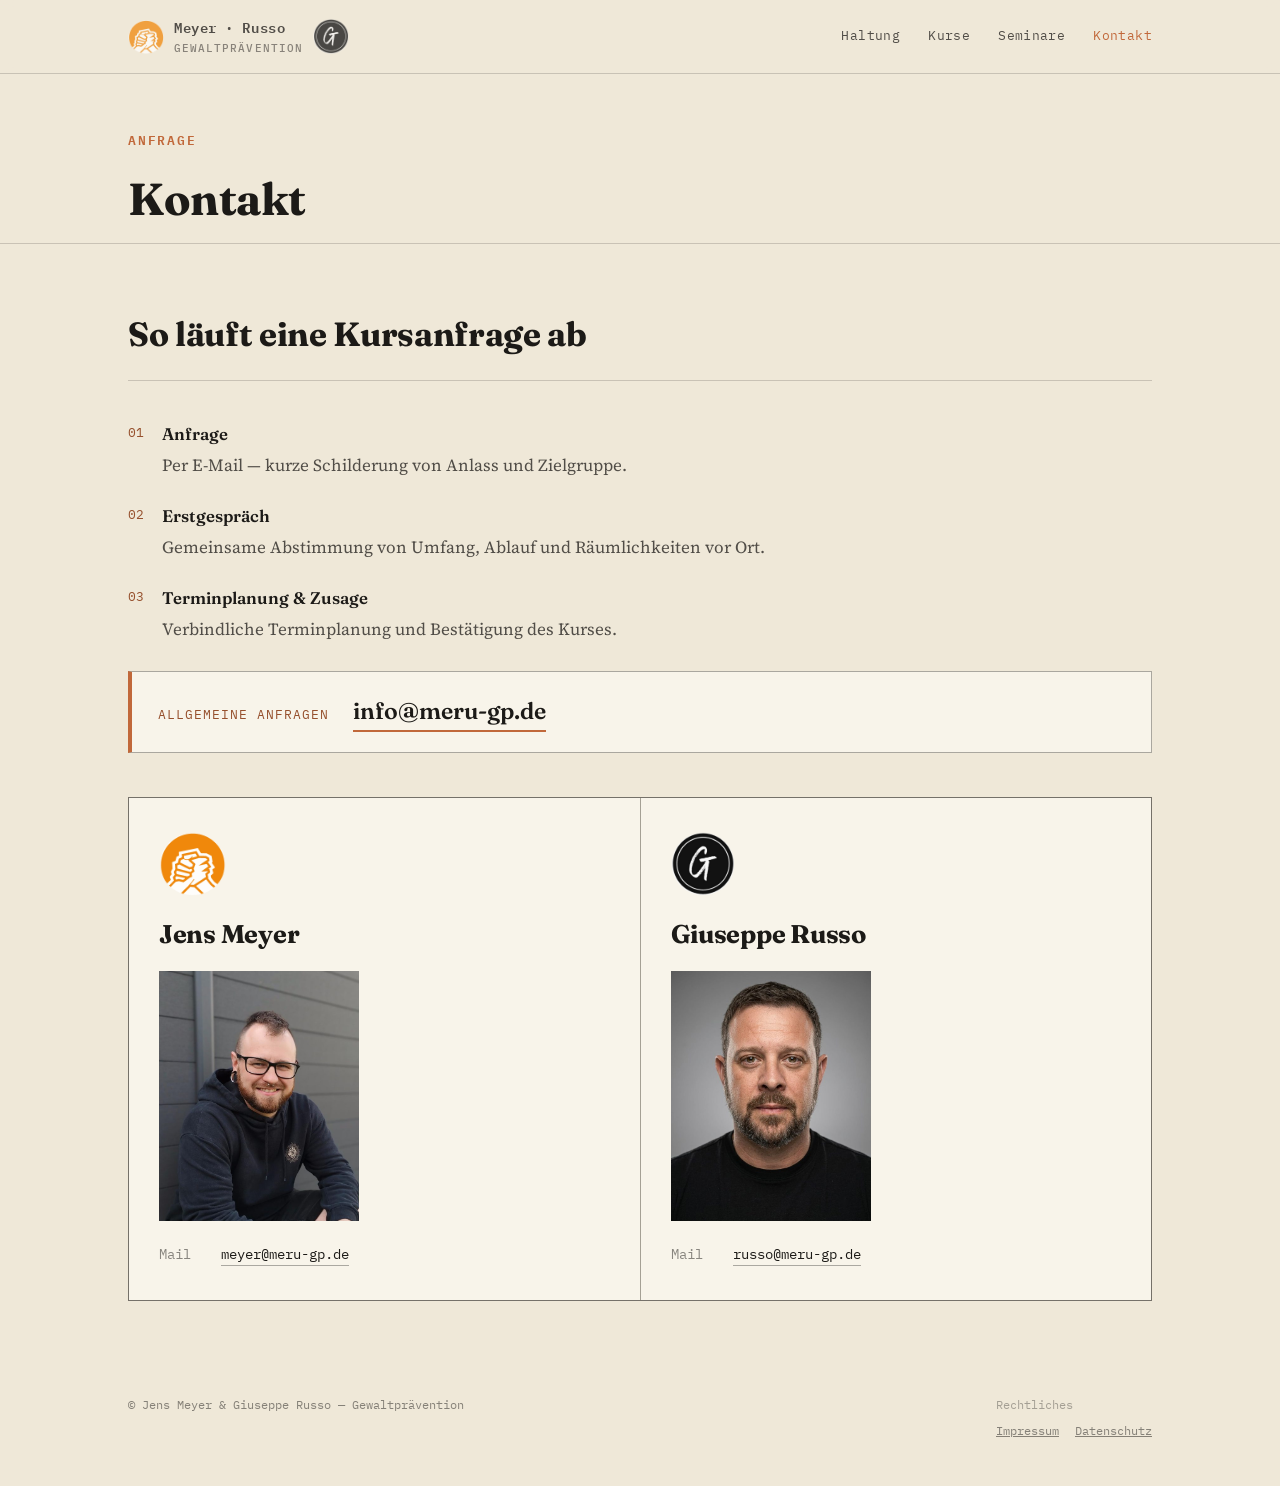
<file: kontakt.html>
<!DOCTYPE html>
<html lang="de">
<head>
<meta charset="UTF-8">
<meta name="viewport" content="width=device-width, initial-scale=1.0">
<title>Kontakt — Meyer & Russo — Gewaltprävention</title>
<meta name="description" content="Kontakt zu Jens Meyer und Giuseppe Russo — Anfragen zu Kursen und Seminaren der Gewaltprävention.">
<link rel="icon" type="image/x-icon" href="favicon.ico">
<link rel="icon" type="image/png" sizes="32x32" href="favicon-32x32.png">
<link rel="icon" type="image/png" sizes="16x16" href="favicon-16x16.png">
<link rel="apple-touch-icon" sizes="180x180" href="apple-touch-icon.png">
<meta property="og:type" content="website">
<meta property="og:site_name" content="Meyer &amp; Russo — Gewaltprävention">
<meta property="og:locale" content="de_DE">
<meta property="og:title" content="Kontakt — Meyer &amp; Russo — Gewaltprävention">
<meta property="og:description" content="Kontakt zu Jens Meyer und Giuseppe Russo — Anfragen zu Kursen und Seminaren der Gewaltprävention.">
<link rel="stylesheet" href="fonts/fonts.css">
<style>
:root{
  --ink:#1c1a17;
  --paper:#efe8d8;
  --paper-light:#f8f4ea;
  --terracotta:#c1683a;
  --terracotta-dark:#96502d;
  --gold:#b8912f;
  --line: rgba(28,26,23,0.18);
  --line-strong: rgba(28,26,23,0.35);
}
*{box-sizing:border-box;}
html{scroll-behavior:smooth;}
body{
  margin:0;
  background:var(--paper);
  color:var(--ink);
  font-family:'Source Serif 4', serif;
  font-size:17px;
  line-height:1.6;
  -webkit-font-smoothing:antialiased;
}
@media (prefers-reduced-motion: reduce){
  html{scroll-behavior:auto;}
  *{animation:none !important; transition:none !important;}
}
a{color:inherit;}
img{max-width:100%; display:block;}
p{text-align:justify; hyphens:auto; -webkit-hyphens:auto; hyphenate-limit-chars:6 3 3; overflow-wrap:break-word;}
@media (max-width:680px){ p{text-align:left;} }
.wrap{
  max-width:1080px;
  margin:0 auto;
  padding:0 28px;
}
h1,h2,h3{
  font-family:'Fraunces', serif;
  font-weight:700;
  margin:0;
  letter-spacing:-0.01em;
}
.eyebrow{
  font-family:'IBM Plex Mono', monospace;
  font-size:12.5px;
  letter-spacing:0.14em;
  text-transform:uppercase;
  color:var(--terracotta);
  font-weight:600;
}

/* ---------- Header ---------- */
header{
  position:sticky; top:0; z-index:50;
  background:rgba(239,232,216,0.92);
  backdrop-filter: blur(6px);
  border-bottom:1px solid var(--line);
}
.nav{
  display:flex; align-items:center; justify-content:space-between;
  padding:16px 28px;
  max-width:1080px; margin:0 auto;
}
.brand{
  font-family:'IBM Plex Mono', monospace;
  font-weight:600;
  font-size:14px;
  letter-spacing:0.04em;
  display:flex; align-items:center; gap:10px;
  text-decoration:none;
}
.brand-logo{
  width:36px; height:36px; object-fit:contain; display:block; flex-shrink:0;
}
.brand-text-stack{
  display:flex; flex-direction:column; gap:2px;
}
.brand-name{white-space:nowrap;}
.brand-sub{
  font-size:10.5px; font-weight:500; letter-spacing:0.1em;
  text-transform:uppercase; opacity:0.65; white-space:nowrap;
}
.nav ul{
  list-style:none; display:flex; gap:28px; margin:0; padding:0;
  font-family:'IBM Plex Mono', monospace; font-size:13px;
  letter-spacing:0.03em;
}
.nav a{text-decoration:none; opacity:0.75; transition:opacity .15s;}
.nav a:hover, .nav a:focus-visible{opacity:1;}
.nav a[aria-current="page"]{opacity:1; color:var(--terracotta);}
.nav-links{display:flex;}
.nav-toggle{
  display:none;
  flex-direction:column;
  justify-content:center;
  align-items:center;
  gap:5px;
  width:34px; height:34px;
  background:none; border:none; cursor:pointer; padding:0; flex-shrink:0;
}
.nav-toggle span{
  display:block; width:20px; height:2px; background:var(--ink);
}
.mobile-menu{
  display:none;
  list-style:none; margin:0; padding:0;
  border-top:1px solid var(--line);
  background:var(--paper-light);
}
.mobile-menu.open{display:block;}
.mobile-menu li a{
  display:block; padding:15px 28px;
  font-family:'IBM Plex Mono', monospace; font-size:14px;
  text-decoration:none; color:var(--ink);
  border-bottom:1px solid var(--line);
}
.mobile-menu li a[aria-current="page"]{color:var(--terracotta);}
@media (max-width:1024px){
  .nav .nav-links{display:none;}
  .brand{font-size:16px;}
  .brand-logo{width:44px; height:44px;}
  .brand-sub{font-size:11px;}
  .nav-toggle{display:flex; width:40px; height:40px;}
  .nav-toggle span{width:24px;}
}
@media (min-width:1025px){
  .mobile-menu{display:none !important;}
}

/* ---------- Hero ---------- */
.hero{
  padding:76px 0 60px;
  border-bottom:1px solid var(--line);
  position:relative;
  overflow:hidden;
}
.hero-grid{
  display:grid;
  grid-template-columns: 1.15fr 0.85fr;
  gap:56px;
  align-items:center;
}
@media (max-width:860px){
  .hero-grid{grid-template-columns:1fr; gap:44px;}
}
.hero h1{
  font-size:clamp(2.6rem, 6vw, 4.1rem);
  line-height:0.98;
  margin-top:14px;
}
.hero h1 em{
  font-style:italic;
  font-weight:500;
  color:var(--terracotta);
}
.hero p.lede{
  margin-top:22px;
  font-size:1.13rem;
  max-width:46ch;
  color:rgba(28,26,23,0.82);
}
.hero .ctas{
  margin-top:32px;
  display:flex; gap:14px; flex-wrap:wrap;
}
.btn{
  font-family:'IBM Plex Mono', monospace;
  font-size:13px; letter-spacing:0.03em;
  text-decoration:none;
  padding:13px 22px;
  border:1px solid var(--ink);
  display:inline-block;
}
.btn-solid{
  background:var(--ink); color:var(--paper-light);
}
.btn-solid:hover{background:var(--terracotta); border-color:var(--terracotta);}
.btn-outline:hover{background:var(--ink); color:var(--paper-light);}

/* Handlungsviereck — signature diagram */
.viereck{
  position:relative;
  width:100%;
  max-width:380px;
  aspect-ratio:1/1;
  margin:0 auto;
}
.viereck .diamond{
  position:absolute; inset:16%;
  border:4px solid var(--ink);
  transform:rotate(45deg);
}
.viereck .diamond::before,
.viereck .diamond::after{
  content:"";
  position:absolute; inset:0;
}
.viereck .diamond::before{ transform: scale(0.62); border:3px solid var(--terracotta-dark); }
.viereck .diamond::after{ transform: scale(0.34); background:var(--terracotta); }
.vnode{
  position:absolute;
  z-index:2;
  font-family:'IBM Plex Mono', monospace;
  font-size:13px;
  font-weight:700;
  letter-spacing:0.04em;
  text-transform:uppercase;
  text-align:center;
  width:120px;
  background:var(--ink);
  color:var(--paper-light);
  padding:7px 10px;
  line-height:1.25;
}
.vnode span{display:block; font-size:10.5px; font-weight:500; opacity:0.85; color:var(--gold); margin-top:3px; text-transform:none; letter-spacing:0.02em;}
.vnode.top{top:-4%; left:50%; transform:translateX(-50%);}
.vnode.right{right:-14%; top:50%; transform:translateY(-50%); text-align:center;}
.vnode.bottom{bottom:-4%; left:50%; transform:translateX(-50%);}
.vnode.left{left:-14%; top:50%; transform:translateY(-50%); text-align:center;}
@media (max-width:860px){
  .viereck{max-width:280px;}
  .vnode{width:100px; font-size:11.5px; padding:6px 8px;}
  .vnode.left, .vnode.right{width:90px;}
  .vnode.left{left:-11%;}
  .vnode.right{right:-11%;}
}

/* ---------- Section shell ---------- */
section{padding:64px 0;}
.section-head{
  display:flex; align-items:baseline; justify-content:space-between;
  gap:24px; margin-bottom:40px; flex-wrap:wrap;
  border-bottom:1px solid var(--line);
  padding-bottom:18px;
}
.section-head h2{font-size:clamp(1.6rem,3vw,2.1rem);}
.section-num{
  font-family:'IBM Plex Mono', monospace;
  font-size:12.5px; color:rgba(28,26,23,0.5);
}
.page-hero{
  padding:52px 0 8px;
  border-bottom:1px solid var(--line);
}
@media (max-width:768px){
  .hero{padding:36px 0 40px;}
  .page-hero{padding:28px 0 4px;}
  section{padding:40px 0;}
}

/* ---------- Haltung / philosophy ---------- */
.haltung{background:var(--paper-light); border-bottom:1px solid var(--line);}
.haltung-grid{
  display:grid; grid-template-columns: 1fr 1fr; gap:48px;
}
@media (max-width:780px){ .haltung-grid{grid-template-columns:1fr;} }
.haltung-grid > div{display:flex; flex-direction:column;}
.haltung-grid blockquote{margin-top:auto; padding-top:26px;}
.text-grid{display:grid; grid-template-columns:1fr 1fr; gap:48px;}
.text-grid p:last-child{border-left:1px dashed var(--line-strong); margin-left:-25px; padding-left:24px;}
@media (max-width:780px){
  .text-grid{grid-template-columns:1fr; gap:24px;}
  .text-grid p:last-child{border-left:none; margin-left:0; padding-left:0; border-top:1px dashed var(--line-strong); padding-top:24px;}
}
.haltung p{color:rgba(28,26,23,0.85);}
blockquote{
  margin:26px 0 0;
  padding-left:20px;
  border-left:3px solid var(--gold);
  font-family:'Fraunces', serif;
  font-style:italic;
  font-weight:500;
  font-size:1.3rem;
  line-height:1.35;
}

/* ---------- Angebote / program dossier cards ---------- */
.cards{
  display:grid;
  grid-template-columns:1fr;
  gap:1px;
  background:var(--line-strong);
  border:1px solid var(--line-strong);
}
.card{
  background:var(--paper);
  padding:32px 30px;
  position:relative;
  display:grid;
  grid-template-columns: 1.4fr 1fr;
  gap:8px 32px;
}
@media (max-width:700px){ .card{grid-template-columns:1fr;} }
.card .tag{
  font-family:'IBM Plex Mono', monospace;
  font-size:11px; letter-spacing:0.1em; text-transform:uppercase;
  color:var(--terracotta); margin-bottom:8px; display:block;
}
.card h3{font-size:1.65rem; font-weight:800; margin-bottom:14px;}
.card p.desc{color:rgba(28,26,23,0.82); font-size:0.99rem;}
.spec{
  font-family:'IBM Plex Mono', monospace;
  font-size:12.5px;
  display:grid;
  grid-template-columns: 96px 1fr;
  align-content:start;
  gap:8px 14px;
  border-left:1px dashed var(--line-strong);
  padding-left:24px;
}
@media (max-width:700px){
  .spec{border-left:none; border-top:1px dashed var(--line-strong); padding-left:0; padding-top:16px; margin-top:6px;}
}
.spec dt{opacity:0.55;}
.spec dd{margin:0;}

/* ---------- Fünf Bausteine (hell) ---------- */
.bausteine{
  display:grid; grid-template-columns:repeat(5,1fr); gap:1px;
  background:var(--line-strong); border:1px solid var(--line-strong);
  margin-top:40px;
}
@media (max-width:900px){ .bausteine{grid-template-columns:repeat(2,1fr);} }
@media (max-width:520px){ .bausteine{grid-template-columns:1fr;} }
.baustein{background:var(--paper); padding:24px 20px;}
.baustein h4{font-family:'Fraunces', serif; font-weight:600; font-size:1.05rem; margin:0 0 8px;}
.baustein p{font-size:0.92rem; color:rgba(28,26,23,0.72); margin:0; text-align:left;}

/* ---------- Startseite Teaser ---------- */
.teasers{
  display:grid;
  grid-template-columns:repeat(3, 1fr);
  gap:1px;
  background:var(--line-strong);
  border:1px solid var(--line-strong);
}
@media (max-width:780px){ .teasers{grid-template-columns:1fr;} }
.teaser{
  background:var(--paper);
  padding:30px 26px;
  text-decoration:none;
  display:block;
  transition:background .15s;
}
.teaser:hover{background:var(--paper-light);}
.teaser .tag{
  font-family:'IBM Plex Mono', monospace;
  font-size:11px; letter-spacing:0.1em; text-transform:uppercase;
  color:var(--terracotta); margin-bottom:8px; display:block;
}
.teaser h3{font-size:1.25rem; margin-bottom:10px;}
.teaser p{color:rgba(28,26,23,0.78); font-size:0.95rem; margin:0 0 14px;}
.teaser .go{
  font-family:'IBM Plex Mono', monospace; font-size:12.5px;
  color:var(--ink);
}

/* ---------- Seminar ---------- */
.seminar{background:var(--ink); color:var(--paper-light); border-bottom:1px solid var(--line);}
.seminar .eyebrow{color:var(--gold);}
.seminar .section-head{border-bottom:1px solid rgba(248,244,234,0.18);}
.seminar .section-num{color:rgba(248,244,234,0.5);}
.seminar .cards{background:rgba(248,244,234,0.35); border-color:rgba(248,244,234,0.35);}
.seminar .card{background:var(--ink); color:rgba(248,244,234,0.85);}
.seminar .card h3{color:var(--paper-light);}
.seminar .card p.desc{color:rgba(248,244,234,0.78);}
.seminar .spec{border-left-color:rgba(248,244,234,0.35);}
.seminar .spec dt{color:rgba(248,244,234,0.55);}
@media (max-width:700px){ .seminar .spec{border-top-color:rgba(248,244,234,0.25);} }
.punkte{
  display:grid; grid-template-columns:repeat(5,1fr); gap:1px;
  background:rgba(248,244,234,0.18);
  margin-bottom:44px;
}
@media (max-width:900px){ .punkte{grid-template-columns:repeat(2,1fr);} }
@media (max-width:520px){ .punkte{grid-template-columns:1fr;} }
.punkt{
  background:var(--ink);
  padding:24px 20px;
}
.punkt .pn{
  font-family:'IBM Plex Mono', monospace;
  font-size:12px; color:var(--gold); display:block; margin-bottom:10px;
}
.punkt h4{
  font-family:'Fraunces', serif; font-weight:600; font-size:1.05rem;
  margin:0 0 8px;
}
.punkt p{
  font-size:0.92rem; color:rgba(248,244,234,0.72); margin:0;
}
.pricing{
  display:flex; align-items:center; justify-content:space-between;
  flex-wrap:wrap; gap:24px;
  border:1px solid rgba(248,244,234,0.25);
  padding:26px 30px;
}
.pricing .p-label{font-family:'IBM Plex Mono', monospace; font-size:12.5px; color:rgba(248,244,234,0.6); text-transform:uppercase; letter-spacing:0.08em;}
.pricing .p-value{font-family:'Fraunces', serif; font-size:1.9rem; font-weight:600; margin-top:6px;}
.pricing .p-sub{font-size:0.9rem; color:rgba(248,244,234,0.6); margin-top:6px;}
.pricing .p-duration{font-family:'IBM Plex Mono', monospace; font-size:13px; text-align:right; color:rgba(248,244,234,0.75);}

/* ---------- Kontakt ---------- */
.kallg{
  margin:0 0 44px; padding:20px 26px; background:var(--paper-light);
  border:1px solid var(--line-strong); border-left:4px solid var(--terracotta);
  display:flex; flex-wrap:wrap; align-items:baseline; gap:6px 24px;
}
.kallg-label{font-family:'IBM Plex Mono', monospace; font-size:12.5px; letter-spacing:0.08em; text-transform:uppercase; color:var(--terracotta-dark);}
.kallg-mail{font-family:'Fraunces', serif; font-weight:600; font-size:1.45rem; color:var(--ink); text-decoration:none; border-bottom:2px solid var(--terracotta); padding-bottom:1px; overflow-wrap:anywhere;}
.kallg-mail:hover{color:var(--terracotta-dark);}
.kontakt-grid{
  display:grid; grid-template-columns:1fr 1fr; gap:1px;
  background:var(--line-strong); border:1px solid var(--line-strong);
}
@media (max-width:680px){ .kontakt-grid{grid-template-columns:1fr;} }
.kcard{
  background:var(--paper-light);
  padding:34px 30px;
}
.kcard .logo-mark{
  height:64px; width:auto; object-fit:contain; object-position:left center;
  margin-bottom:18px; filter:none;
}
.kcard .role{
  font-family:'IBM Plex Mono', monospace; font-size:11.5px;
  text-transform:uppercase; letter-spacing:0.1em; color:var(--terracotta-dark);
  display:block; margin-bottom:10px;
}
.kcard h3{font-size:1.6rem; margin-bottom:16px;}
.kcard .detail{
  font-family:'IBM Plex Mono', monospace; font-size:14px;
  display:flex; gap:10px; align-items:baseline; margin-top:8px;
}
.kcard .detail a{text-decoration:none; border-bottom:1px solid var(--line-strong);}
.kcard .detail a:hover{border-color:var(--ink);}
.kcard .detail-label{opacity:0.5; width:52px; flex-shrink:0;}
.kcard .reveal-btn{
  font-family:'IBM Plex Mono', monospace; font-size:14px; color:inherit;
  background:none; border:none; padding:0; cursor:pointer;
  border-bottom:1px solid var(--line-strong);
}
.kcard .reveal-btn:hover{border-color:var(--ink);}

footer{
  padding:30px 0 46px;
  font-family:'IBM Plex Mono', monospace;
  font-size:12px;
  color:rgba(28,26,23,0.5);
  display:flex; justify-content:space-between; flex-wrap:wrap; gap:10px;
}


/* ---------- Bild-Platzhalter ---------- */
.portrait-placeholder{
  background-color: var(--paper-light);
  background-image: repeating-linear-gradient(45deg, var(--line) 0, var(--line) 1px, transparent 1px, transparent 13px);
  border: 1px dashed var(--line-strong);
  display:flex; flex-direction:column; align-items:center; justify-content:center; gap:10px;
  color: rgba(28,26,23,0.45);
  font-family:'IBM Plex Mono', monospace; font-size:11px; letter-spacing:0.08em; text-transform:uppercase; text-align:center;
  padding:20px;
}
.portrait-placeholder svg{ width:38px; height:38px; opacity:0.55; }
.team-portrait{ aspect-ratio:16/9; max-width:640px; margin:0 auto; }
.kcard-portrait{ aspect-ratio:4/5; width:100%; max-width:200px; margin-bottom:22px; }

/* ---------- Referenzen ---------- */
.refs{display:grid; border:1px solid var(--line-strong);}
.ref-group{display:grid; grid-template-columns:220px 1fr; gap:0 32px; padding:30px 32px; background:var(--paper-light);}
.ref-group + .ref-group{border-top:1px solid var(--line-strong);}
.ref-label{
  font-family:'IBM Plex Mono', monospace; font-size:11.5px; font-weight:400;
  letter-spacing:0.1em; text-transform:uppercase; color:var(--terracotta-dark);
  margin:5px 0 0;
}
.ref-list{list-style:none; margin:0; padding:0;}
.ref-list li{padding:18px 0; border-top:1px dashed var(--line-strong);}
.ref-list li:first-child{padding-top:0; border-top:none;}
.ref-list li:last-child{padding-bottom:0;}
.ref-list h4{font-family:'Fraunces', serif; font-weight:600; font-size:1.15rem; line-height:1.3; margin:0 0 6px;}
.ref-list p{margin:0; text-align:left; color:rgba(28,26,23,0.82);}
.ref-detail{display:block; margin-top:8px; font-family:'IBM Plex Mono', monospace; font-size:12.5px; color:rgba(28,26,23,0.6);}
@media (max-width:700px){
  .ref-group{grid-template-columns:1fr; padding:26px 22px;}
  .ref-label{margin:0 0 16px;}
}
</style>
</head>
<body>

<header>
  <div class="nav">
    <a class="brand" href="index.html"><img class="brand-logo" src="[data-uri]" alt="Logo Jens Meyer"><span class="brand-text-stack"><span class="brand-name">Meyer&nbsp;&middot;&nbsp;Russo</span><span class="brand-sub">Gewaltprävention</span></span><img class="brand-logo" src="[data-uri]" alt="Logo Giuseppe Russo"></a>
    <ul class="nav-links">
      <li><a href="haltung.html">Haltung</a></li>
      <li><a href="angebote.html">Kurse</a></li>
      <li><a href="seminar.html">Seminare</a></li>
      <li><a href="kontakt.html" aria-current="page">Kontakt</a></li>
    </ul>
    <button class="nav-toggle" aria-label="Menü öffnen" aria-expanded="false" aria-controls="mobile-menu">
      <span></span><span></span><span></span>
    </button>
  </div>
  <ul class="mobile-menu" id="mobile-menu">
      <li><a href="haltung.html">Haltung</a></li>
      <li><a href="angebote.html">Kurse</a></li>
      <li><a href="seminar.html">Seminare</a></li>
      <li><a href="kontakt.html" aria-current="page">Kontakt</a></li>
  </ul>
</header>

<script>
(function(){
  var btn = document.querySelector('.nav-toggle');
  var menu = document.querySelector('.mobile-menu');
  if (!btn || !menu) return;
  btn.addEventListener('click', function(){
    var open = menu.classList.toggle('open');
    btn.setAttribute('aria-expanded', open ? 'true' : 'false');
  });
})();
</script>


<div class="page-hero">
  <div class="wrap">
    <span class="eyebrow">Anfrage</span>
    <h1 style="font-size:clamp(2rem,4vw,2.8rem); margin-top:10px;">Kontakt</h1>
  </div>
</div>

<section id="kontakt">
  <div class="wrap">
    <div class="section-head">
      <h2>So läuft eine Kursanfrage ab</h2>
    </div>
    <ol style="display:grid; gap:24px; max-width:680px; margin:0 0 28px; padding:0; list-style:none;">
      <li style="display:flex; gap:18px; align-items:flex-start;">
        <span style="font-family:'IBM Plex Mono', monospace; font-size:13px; color:var(--terracotta-dark); flex-shrink:0; padding-top:2px;">01</span>
        <div>
          <h4 style="margin:0 0 4px; font-family:'Fraunces', serif; font-weight:600; font-size:1.05rem;">Anfrage</h4>
          <p style="margin:0; color:rgba(28,26,23,0.75);">Per E-Mail — kurze Schil­derung von Anlass und Ziel­gruppe.</p>
        </div>
      </li>
      <li style="display:flex; gap:18px; align-items:flex-start;">
        <span style="font-family:'IBM Plex Mono', monospace; font-size:13px; color:var(--terracotta-dark); flex-shrink:0; padding-top:2px;">02</span>
        <div>
          <h4 style="margin:0 0 4px; font-family:'Fraunces', serif; font-weight:600; font-size:1.05rem;">Erst­gespräch</h4>
          <p style="margin:0; color:rgba(28,26,23,0.75);">Gemein­same Abstim­mung von Umfang, Ablauf und Räum­lich­kei­ten vor Ort.</p>
        </div>
      </li>
      <li style="display:flex; gap:18px; align-items:flex-start;">
        <span style="font-family:'IBM Plex Mono', monospace; font-size:13px; color:var(--terracotta-dark); flex-shrink:0; padding-top:2px;">03</span>
        <div>
          <h4 style="margin:0 0 4px; font-family:'Fraunces', serif; font-weight:600; font-size:1.05rem;">Ter­min­pla­nung &amp; Zusage</h4>
          <p style="margin:0; color:rgba(28,26,23,0.75);">Ver­bind­liche Ter­min­pla­nung und Bestä­tigung des Kurses.</p>
        </div>
      </li>
    </ol>
    <div class="kallg">
      <span class="kallg-label">Allgemeine Anfragen</span>
      <a href="#" class="js-mail kallg-mail" data-codes="112,117,109,118,71,116,108,121,124,52,110,119,53,107,108">E-Mail-Adresse anzeigen</a>
    </div>
    <div class="kontakt-grid">
      <div class="kcard">
        <img class="logo-mark" src="[data-uri]" alt="Logo Jens Meyer">
        <h3>Jens Meyer</h3>
        <div class="kcard-portrait" style="overflow:hidden;">
          <img src="[data-uri]" alt="Jens Meyer" style="width:100%; height:100%; object-fit:cover; display:block;">
        </div>
        <div class="detail"><span class="detail-label">Mail</span> <a href="#" class="js-mail" data-codes="116,108,128,108,121,71,116,108,121,124,52,110,119,53,107,108">E-Mail-Adresse anzeigen</a></div>
      </div>
      <div class="kcard">
        <img class="logo-mark" src="[data-uri]" alt="Logo Giuseppe Russo">
        <h3>Giuseppe Russo</h3>
        <div class="kcard-portrait" style="overflow:hidden;">
          <img src="[data-uri]" alt="Giuseppe Russo" style="width:100%; height:100%; object-fit:cover; display:block;">
        </div>
        <div class="detail"><span class="detail-label">Mail</span> <a href="#" class="js-mail" data-codes="121,124,122,122,118,71,116,108,121,124,52,110,119,53,107,108">E-Mail-Adresse anzeigen</a></div>
      </div>
    </div>
  </div>
</section>

<script>
(function(){
  // E-Mail-Adressen stehen nicht als Klartext im HTML, sondern werden
  // erst hier im Browser aus verschobenen Zeichencodes zusammengesetzt.
  var SHIFT = 7;
  function decode(attr, el){
    return el.getAttribute(attr).split(',').map(function(n){
      return String.fromCharCode(Number(n) - SHIFT);
    }).join('');
  }
  document.querySelectorAll('.js-mail').forEach(function(el){
    var addr = decode('data-codes', el);
    el.textContent = addr;
    el.href = 'mailto:' + addr;
  });
})();
</script>

<footer>
  <div class="wrap" style="display:flex; justify-content:space-between; flex-wrap:wrap; gap:24px; width:100%; align-items:flex-start;">
    <span>© Jens Meyer &amp; Giuseppe Russo — Gewaltprävention</span>
    <div>
      <div style="opacity:0.7; margin-bottom:6px;">Rechtliches</div>
      <div style="display:flex; gap:16px;">
        <a href="impressum.html" style="color:inherit;">Impressum</a>
        <a href="datenschutz.html" style="color:inherit;">Datenschutz</a>
      </div>
    </div>
  </div>
</footer>

</body>
</html>
</file>
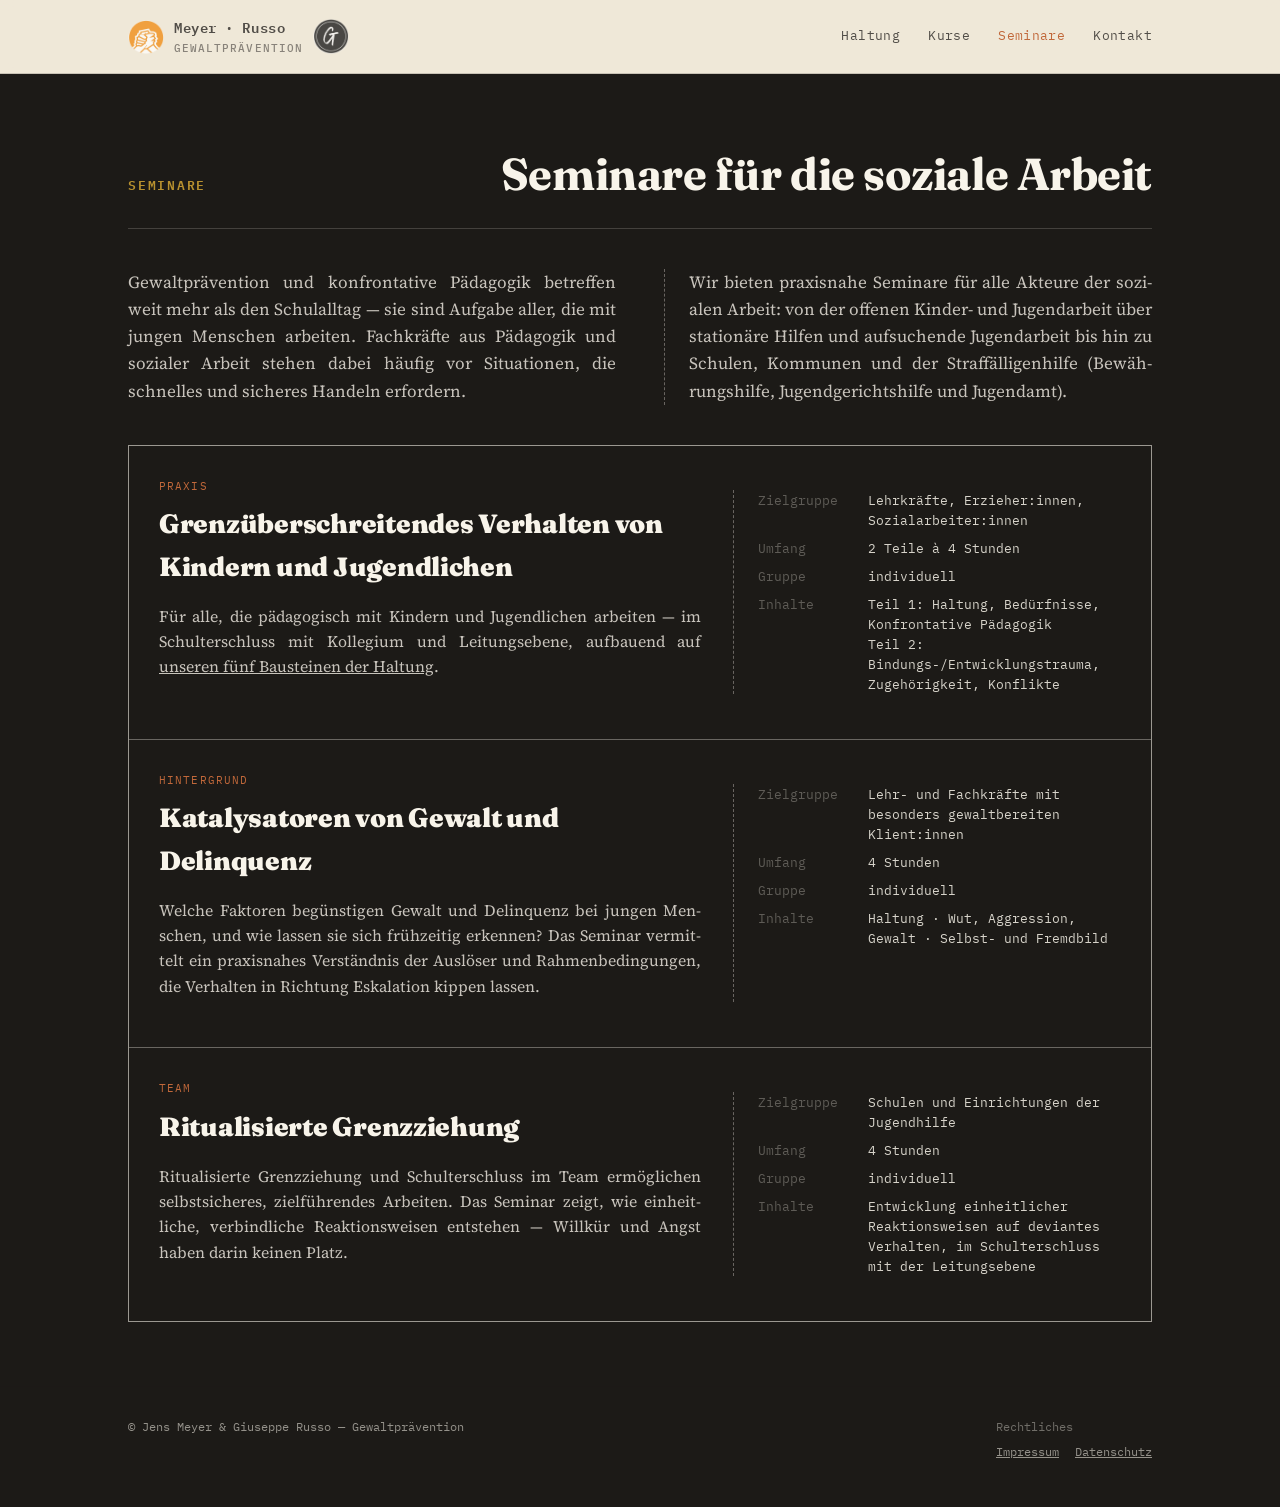
<file: seminar.html>
<!DOCTYPE html>
<html lang="de">
<head>
<meta charset="UTF-8">
<meta name="viewport" content="width=device-width, initial-scale=1.0">
<title>Seminare — Meyer & Russo — Gewaltprävention</title>
<meta name="description" content="Praxisseminare für Fachkräfte aus Schule, Jugendhilfe und sozialer Arbeit zu Gewaltprävention, Deeskalation und ritualisierter Grenzziehung.">
<link rel="icon" type="image/x-icon" href="favicon.ico">
<link rel="icon" type="image/png" sizes="32x32" href="favicon-32x32.png">
<link rel="icon" type="image/png" sizes="16x16" href="favicon-16x16.png">
<link rel="apple-touch-icon" sizes="180x180" href="apple-touch-icon.png">
<meta property="og:type" content="website">
<meta property="og:site_name" content="Meyer &amp; Russo — Gewaltprävention">
<meta property="og:locale" content="de_DE">
<meta property="og:title" content="Seminare — Meyer &amp; Russo — Gewaltprävention">
<meta property="og:description" content="Praxisseminare für Fachkräfte aus Schule, Jugendhilfe und sozialer Arbeit zu Gewaltprävention, Deeskalation und ritualisierter Grenzziehung.">
<link rel="stylesheet" href="fonts/fonts.css">
<style>
:root{
  --ink:#1c1a17;
  --paper:#efe8d8;
  --paper-light:#f8f4ea;
  --terracotta:#c1683a;
  --terracotta-dark:#96502d;
  --gold:#b8912f;
  --line: rgba(28,26,23,0.18);
  --line-strong: rgba(28,26,23,0.35);
}
*{box-sizing:border-box;}
html{scroll-behavior:smooth;}
body{
  margin:0;
  background:var(--paper);
  color:var(--ink);
  font-family:'Source Serif 4', serif;
  font-size:17px;
  line-height:1.6;
  -webkit-font-smoothing:antialiased;
}
@media (prefers-reduced-motion: reduce){
  html{scroll-behavior:auto;}
  *{animation:none !important; transition:none !important;}
}
a{color:inherit;}
img{max-width:100%; display:block;}
p{text-align:justify; hyphens:auto; -webkit-hyphens:auto; hyphenate-limit-chars:6 3 3; overflow-wrap:break-word;}
@media (max-width:680px){ p{text-align:left;} }
.wrap{
  max-width:1080px;
  margin:0 auto;
  padding:0 28px;
}
h1,h2,h3{
  font-family:'Fraunces', serif;
  font-weight:700;
  margin:0;
  letter-spacing:-0.01em;
}
.eyebrow{
  font-family:'IBM Plex Mono', monospace;
  font-size:12.5px;
  letter-spacing:0.14em;
  text-transform:uppercase;
  color:var(--terracotta);
  font-weight:600;
}

/* ---------- Header ---------- */
header{
  position:sticky; top:0; z-index:50;
  background:rgba(239,232,216,0.92);
  backdrop-filter: blur(6px);
  border-bottom:1px solid var(--line);
}
.nav{
  display:flex; align-items:center; justify-content:space-between;
  padding:16px 28px;
  max-width:1080px; margin:0 auto;
}
.brand{
  font-family:'IBM Plex Mono', monospace;
  font-weight:600;
  font-size:14px;
  letter-spacing:0.04em;
  display:flex; align-items:center; gap:10px;
  text-decoration:none;
}
.brand-logo{
  width:36px; height:36px; object-fit:contain; display:block; flex-shrink:0;
}
.brand-text-stack{
  display:flex; flex-direction:column; gap:2px;
}
.brand-name{white-space:nowrap;}
.brand-sub{
  font-size:10.5px; font-weight:500; letter-spacing:0.1em;
  text-transform:uppercase; opacity:0.65; white-space:nowrap;
}
.nav ul{
  list-style:none; display:flex; gap:28px; margin:0; padding:0;
  font-family:'IBM Plex Mono', monospace; font-size:13px;
  letter-spacing:0.03em;
}
.nav a{text-decoration:none; opacity:0.75; transition:opacity .15s;}
.nav a:hover, .nav a:focus-visible{opacity:1;}
.nav a[aria-current="page"]{opacity:1; color:var(--terracotta);}
.nav-links{display:flex;}
.nav-toggle{
  display:none;
  flex-direction:column;
  justify-content:center;
  align-items:center;
  gap:5px;
  width:34px; height:34px;
  background:none; border:none; cursor:pointer; padding:0; flex-shrink:0;
}
.nav-toggle span{
  display:block; width:20px; height:2px; background:var(--ink);
}
.mobile-menu{
  display:none;
  list-style:none; margin:0; padding:0;
  border-top:1px solid var(--line);
  background:var(--paper-light);
}
.mobile-menu.open{display:block;}
.mobile-menu li a{
  display:block; padding:15px 28px;
  font-family:'IBM Plex Mono', monospace; font-size:14px;
  text-decoration:none; color:var(--ink);
  border-bottom:1px solid var(--line);
}
.mobile-menu li a[aria-current="page"]{color:var(--terracotta);}
@media (max-width:1024px){
  .nav .nav-links{display:none;}
  .brand{font-size:16px;}
  .brand-logo{width:44px; height:44px;}
  .brand-sub{font-size:11px;}
  .nav-toggle{display:flex; width:40px; height:40px;}
  .nav-toggle span{width:24px;}
}
@media (min-width:1025px){
  .mobile-menu{display:none !important;}
}

/* ---------- Hero ---------- */
.hero{
  padding:76px 0 60px;
  border-bottom:1px solid var(--line);
  position:relative;
  overflow:hidden;
}
.hero-grid{
  display:grid;
  grid-template-columns: 1.15fr 0.85fr;
  gap:56px;
  align-items:center;
}
@media (max-width:860px){
  .hero-grid{grid-template-columns:1fr; gap:44px;}
}
.hero h1{
  font-size:clamp(2.6rem, 6vw, 4.1rem);
  line-height:0.98;
  margin-top:14px;
}
.hero h1 em{
  font-style:italic;
  font-weight:500;
  color:var(--terracotta);
}
.hero p.lede{
  margin-top:22px;
  font-size:1.13rem;
  max-width:46ch;
  color:rgba(28,26,23,0.82);
}
.hero .ctas{
  margin-top:32px;
  display:flex; gap:14px; flex-wrap:wrap;
}
.btn{
  font-family:'IBM Plex Mono', monospace;
  font-size:13px; letter-spacing:0.03em;
  text-decoration:none;
  padding:13px 22px;
  border:1px solid var(--ink);
  display:inline-block;
}
.btn-solid{
  background:var(--ink); color:var(--paper-light);
}
.btn-solid:hover{background:var(--terracotta); border-color:var(--terracotta);}
.btn-outline:hover{background:var(--ink); color:var(--paper-light);}

/* Handlungsviereck — signature diagram */
.viereck{
  position:relative;
  width:100%;
  max-width:380px;
  aspect-ratio:1/1;
  margin:0 auto;
}
.viereck .diamond{
  position:absolute; inset:16%;
  border:4px solid var(--ink);
  transform:rotate(45deg);
}
.viereck .diamond::before,
.viereck .diamond::after{
  content:"";
  position:absolute; inset:0;
}
.viereck .diamond::before{ transform: scale(0.62); border:3px solid var(--terracotta-dark); }
.viereck .diamond::after{ transform: scale(0.34); background:var(--terracotta); }
.vnode{
  position:absolute;
  z-index:2;
  font-family:'IBM Plex Mono', monospace;
  font-size:13px;
  font-weight:700;
  letter-spacing:0.04em;
  text-transform:uppercase;
  text-align:center;
  width:120px;
  background:var(--ink);
  color:var(--paper-light);
  padding:7px 10px;
  line-height:1.25;
}
.vnode span{display:block; font-size:10.5px; font-weight:500; opacity:0.85; color:var(--gold); margin-top:3px; text-transform:none; letter-spacing:0.02em;}
.vnode.top{top:-4%; left:50%; transform:translateX(-50%);}
.vnode.right{right:-14%; top:50%; transform:translateY(-50%); text-align:center;}
.vnode.bottom{bottom:-4%; left:50%; transform:translateX(-50%);}
.vnode.left{left:-14%; top:50%; transform:translateY(-50%); text-align:center;}
@media (max-width:860px){
  .viereck{max-width:280px;}
  .vnode{width:100px; font-size:11.5px; padding:6px 8px;}
  .vnode.left, .vnode.right{width:90px;}
  .vnode.left{left:-11%;}
  .vnode.right{right:-11%;}
}

/* ---------- Section shell ---------- */
section{padding:64px 0;}
.section-head{
  display:flex; align-items:baseline; justify-content:space-between;
  gap:24px; margin-bottom:40px; flex-wrap:wrap;
  border-bottom:1px solid var(--line);
  padding-bottom:18px;
}
.section-head h2{font-size:clamp(1.6rem,3vw,2.1rem);}
.section-num{
  font-family:'IBM Plex Mono', monospace;
  font-size:12.5px; color:rgba(28,26,23,0.5);
}
.page-hero{
  padding:52px 0 8px;
  border-bottom:1px solid var(--line);
}
@media (max-width:768px){
  .hero{padding:36px 0 40px;}
  .page-hero{padding:28px 0 4px;}
  section{padding:40px 0;}
}

/* ---------- Haltung / philosophy ---------- */
.haltung{background:var(--paper-light); border-bottom:1px solid var(--line);}
.haltung-grid{
  display:grid; grid-template-columns: 1fr 1fr; gap:48px;
}
@media (max-width:780px){ .haltung-grid{grid-template-columns:1fr;} }
.haltung-grid > div{display:flex; flex-direction:column;}
.haltung-grid blockquote{margin-top:auto; padding-top:26px;}
.text-grid{display:grid; grid-template-columns:1fr 1fr; gap:48px;}
.text-grid p:last-child{border-left:1px dashed var(--line-strong); margin-left:-25px; padding-left:24px;}
@media (max-width:780px){
  .text-grid{grid-template-columns:1fr; gap:24px;}
  .text-grid p:last-child{border-left:none; margin-left:0; padding-left:0; border-top:1px dashed var(--line-strong); padding-top:24px;}
}
.haltung p{color:rgba(28,26,23,0.85);}
blockquote{
  margin:26px 0 0;
  padding-left:20px;
  border-left:3px solid var(--gold);
  font-family:'Fraunces', serif;
  font-style:italic;
  font-weight:500;
  font-size:1.3rem;
  line-height:1.35;
}

/* ---------- Angebote / program dossier cards ---------- */
.cards{
  display:grid;
  grid-template-columns:1fr;
  gap:1px;
  background:var(--line-strong);
  border:1px solid var(--line-strong);
}
.card{
  background:var(--paper);
  padding:32px 30px;
  position:relative;
  display:grid;
  grid-template-columns: 1.4fr 1fr;
  gap:8px 32px;
}
@media (max-width:700px){ .card{grid-template-columns:1fr;} }
.card .tag{
  font-family:'IBM Plex Mono', monospace;
  font-size:11px; letter-spacing:0.1em; text-transform:uppercase;
  color:var(--terracotta); margin-bottom:8px; display:block;
}
.card h3{font-size:1.65rem; font-weight:800; margin-bottom:14px;}
.card p.desc{color:rgba(28,26,23,0.82); font-size:0.99rem;}
.spec{
  font-family:'IBM Plex Mono', monospace;
  font-size:12.5px;
  display:grid;
  grid-template-columns: 96px 1fr;
  align-content:start;
  gap:8px 14px;
  border-left:1px dashed var(--line-strong);
  padding-left:24px;
}
@media (max-width:700px){
  .spec{border-left:none; border-top:1px dashed var(--line-strong); padding-left:0; padding-top:16px; margin-top:6px;}
}
.spec dt{opacity:0.55;}
.spec dd{margin:0;}

/* ---------- Fünf Bausteine (hell) ---------- */
.bausteine{
  display:grid; grid-template-columns:repeat(5,1fr); gap:1px;
  background:var(--line-strong); border:1px solid var(--line-strong);
  margin-top:40px;
}
@media (max-width:900px){ .bausteine{grid-template-columns:repeat(2,1fr);} }
@media (max-width:520px){ .bausteine{grid-template-columns:1fr;} }
.baustein{background:var(--paper); padding:24px 20px;}
.baustein h4{font-family:'Fraunces', serif; font-weight:600; font-size:1.05rem; margin:0 0 8px;}
.baustein p{font-size:0.92rem; color:rgba(28,26,23,0.72); margin:0; text-align:left;}

/* ---------- Startseite Teaser ---------- */
.teasers{
  display:grid;
  grid-template-columns:repeat(3, 1fr);
  gap:1px;
  background:var(--line-strong);
  border:1px solid var(--line-strong);
}
@media (max-width:780px){ .teasers{grid-template-columns:1fr;} }
.teaser{
  background:var(--paper);
  padding:30px 26px;
  text-decoration:none;
  display:block;
  transition:background .15s;
}
.teaser:hover{background:var(--paper-light);}
.teaser .tag{
  font-family:'IBM Plex Mono', monospace;
  font-size:11px; letter-spacing:0.1em; text-transform:uppercase;
  color:var(--terracotta); margin-bottom:8px; display:block;
}
.teaser h3{font-size:1.25rem; margin-bottom:10px;}
.teaser p{color:rgba(28,26,23,0.78); font-size:0.95rem; margin:0 0 14px;}
.teaser .go{
  font-family:'IBM Plex Mono', monospace; font-size:12.5px;
  color:var(--ink);
}

/* ---------- Seminar ---------- */
.seminar{background:var(--ink); color:var(--paper-light); border-bottom:1px solid var(--line);}
.seminar .eyebrow{color:var(--gold);}
.seminar .section-head{border-bottom:1px solid rgba(248,244,234,0.18);}
.seminar .section-num{color:rgba(248,244,234,0.5);}
.seminar .cards{background:rgba(248,244,234,0.35); border-color:rgba(248,244,234,0.35);}
.seminar .card{background:var(--ink); color:rgba(248,244,234,0.85);}
.seminar .card h3{color:var(--paper-light);}
.seminar .card p.desc{color:rgba(248,244,234,0.78);}
.seminar .spec{border-left-color:rgba(248,244,234,0.35);}
.seminar .spec dt{color:rgba(248,244,234,0.55);}
@media (max-width:700px){ .seminar .spec{border-top-color:rgba(248,244,234,0.25);} }
.seminar .text-grid p:last-child{border-left-color:rgba(248,244,234,0.35);}
@media (max-width:780px){ .seminar .text-grid p:last-child{border-top-color:rgba(248,244,234,0.35);} }
.punkte{
  display:grid; grid-template-columns:repeat(5,1fr); gap:1px;
  background:rgba(248,244,234,0.18);
  margin-bottom:44px;
}
@media (max-width:900px){ .punkte{grid-template-columns:repeat(2,1fr);} }
@media (max-width:520px){ .punkte{grid-template-columns:1fr;} }
.punkt{
  background:var(--ink);
  padding:24px 20px;
}
.punkt .pn{
  font-family:'IBM Plex Mono', monospace;
  font-size:12px; color:var(--gold); display:block; margin-bottom:10px;
}
.punkt h4{
  font-family:'Fraunces', serif; font-weight:600; font-size:1.05rem;
  margin:0 0 8px;
}
.punkt p{
  font-size:0.92rem; color:rgba(248,244,234,0.72); margin:0;
}
.pricing{
  display:flex; align-items:center; justify-content:space-between;
  flex-wrap:wrap; gap:24px;
  border:1px solid rgba(248,244,234,0.25);
  padding:26px 30px;
}
.pricing .p-label{font-family:'IBM Plex Mono', monospace; font-size:12.5px; color:rgba(248,244,234,0.6); text-transform:uppercase; letter-spacing:0.08em;}
.pricing .p-value{font-family:'Fraunces', serif; font-size:1.9rem; font-weight:600; margin-top:6px;}
.pricing .p-sub{font-size:0.9rem; color:rgba(248,244,234,0.6); margin-top:6px;}
.pricing .p-duration{font-family:'IBM Plex Mono', monospace; font-size:13px; text-align:right; color:rgba(248,244,234,0.75);}

/* ---------- Kontakt ---------- */
.kontakt-grid{
  display:grid; grid-template-columns:1fr 1fr; gap:1px;
  background:var(--line-strong); border:1px solid var(--line-strong);
}
@media (max-width:680px){ .kontakt-grid{grid-template-columns:1fr;} }
.kcard{
  background:var(--paper-light);
  padding:34px 30px;
}
.kcard .logo-mark{
  height:64px; width:auto; object-fit:contain; object-position:left center;
  margin-bottom:18px; filter:none;
}
.kcard .role{
  font-family:'IBM Plex Mono', monospace; font-size:11.5px;
  text-transform:uppercase; letter-spacing:0.1em; color:var(--terracotta-dark);
  display:block; margin-bottom:10px;
}
.kcard h3{font-size:1.6rem; margin-bottom:16px;}
.kcard .detail{
  font-family:'IBM Plex Mono', monospace; font-size:14px;
  display:flex; gap:10px; align-items:baseline; margin-top:8px;
}
.kcard .detail a{text-decoration:none; border-bottom:1px solid var(--line-strong);}
.kcard .detail a:hover{border-color:var(--ink);}
.kcard .detail-label{opacity:0.5; width:52px; flex-shrink:0;}

footer{
  padding:30px 0 46px;
  font-family:'IBM Plex Mono', monospace;
  font-size:12px;
  color:rgba(248,244,234,0.55);
  background:var(--ink);
  display:flex; justify-content:space-between; flex-wrap:wrap; gap:10px;
}


/* ---------- Bild-Platzhalter ---------- */
.portrait-placeholder{
  background-color: var(--paper-light);
  background-image: repeating-linear-gradient(45deg, var(--line) 0, var(--line) 1px, transparent 1px, transparent 13px);
  border: 1px dashed var(--line-strong);
  display:flex; flex-direction:column; align-items:center; justify-content:center; gap:10px;
  color: rgba(28,26,23,0.45);
  font-family:'IBM Plex Mono', monospace; font-size:11px; letter-spacing:0.08em; text-transform:uppercase; text-align:center;
  padding:20px;
}
.portrait-placeholder svg{ width:38px; height:38px; opacity:0.55; }
.team-portrait{ aspect-ratio:16/9; max-width:640px; margin:0 auto; }
.kcard-portrait{ aspect-ratio:4/5; width:100%; max-width:200px; margin-bottom:22px; }

/* ---------- Referenzen ---------- */
.refs{display:grid; border:1px solid var(--line-strong);}
.ref-group{display:grid; grid-template-columns:220px 1fr; gap:0 32px; padding:30px 32px; background:var(--paper-light);}
.ref-group + .ref-group{border-top:1px solid var(--line-strong);}
.ref-label{
  font-family:'IBM Plex Mono', monospace; font-size:11.5px; font-weight:400;
  letter-spacing:0.1em; text-transform:uppercase; color:var(--terracotta-dark);
  margin:5px 0 0;
}
.ref-list{list-style:none; margin:0; padding:0;}
.ref-list li{padding:18px 0; border-top:1px dashed var(--line-strong);}
.ref-list li:first-child{padding-top:0; border-top:none;}
.ref-list li:last-child{padding-bottom:0;}
.ref-list h4{font-family:'Fraunces', serif; font-weight:600; font-size:1.15rem; line-height:1.3; margin:0 0 6px;}
.ref-list p{margin:0; text-align:left; color:rgba(28,26,23,0.82);}
.ref-detail{display:block; margin-top:8px; font-family:'IBM Plex Mono', monospace; font-size:12.5px; color:rgba(28,26,23,0.6);}
@media (max-width:700px){
  .ref-group{grid-template-columns:1fr; padding:26px 22px;}
  .ref-label{margin:0 0 16px;}
}
</style>
</head>
<body>

<header>
  <div class="nav">
    <a class="brand" href="index.html"><img class="brand-logo" src="[data-uri]" alt="Logo Jens Meyer"><span class="brand-text-stack"><span class="brand-name">Meyer&nbsp;&middot;&nbsp;Russo</span><span class="brand-sub">Gewaltprävention</span></span><img class="brand-logo" src="[data-uri]" alt="Logo Giuseppe Russo"></a>
    <ul class="nav-links">
      <li><a href="haltung.html">Haltung</a></li>
      <li><a href="angebote.html">Kurse</a></li>
      <li><a href="seminar.html" aria-current="page">Seminare</a></li>
      <li><a href="kontakt.html">Kontakt</a></li>
    </ul>
    <button class="nav-toggle" aria-label="Menü öffnen" aria-expanded="false" aria-controls="mobile-menu">
      <span></span><span></span><span></span>
    </button>
  </div>
  <ul class="mobile-menu" id="mobile-menu">
      <li><a href="haltung.html">Haltung</a></li>
      <li><a href="angebote.html">Kurse</a></li>
      <li><a href="seminar.html" aria-current="page">Seminare</a></li>
      <li><a href="kontakt.html">Kontakt</a></li>
  </ul>
</header>

<script>
(function(){
  var btn = document.querySelector('.nav-toggle');
  var menu = document.querySelector('.mobile-menu');
  if (!btn || !menu) return;
  btn.addEventListener('click', function(){
    var open = menu.classList.toggle('open');
    btn.setAttribute('aria-expanded', open ? 'true' : 'false');
  });
})();
</script>


<section class="seminar" id="seminare">
  <div class="wrap">
    <div class="section-head">
      <span class="eyebrow">Seminare</span>
      <h1 style="font-size:clamp(2rem,4vw,2.8rem);">Seminare für die soziale Arbeit</h1>
    </div>
    <div class="text-grid" style="margin-bottom:40px;">
      <p style="color:rgba(248,244,234,0.78); margin:0;">Gewalt­prä­ven­tion und kon­fron­tative Päd­ago­gik betref­fen weit mehr als den Schulall­tag — sie sind Aufgabe aller, die mit jungen Men­schen arbei­ten. Fach­kräfte aus Päd­ago­gik und sozi­aler Arbeit stehen dabei häufig vor Situa­tio­nen, die schnel­les und siche­res Handeln erfor­dern.</p>
      <p style="color:rgba(248,244,234,0.78); margin:0;">Wir bieten pra­xis­nahe Semi­nare für alle Akteure der sozi­alen Arbeit: von der offenen Kinder- und Jugend­arbeit über sta­tio­näre Hilfen und auf­suchende Jugend­arbeit bis hin zu Schulen, Kom­munen und der Straf­fäl­ligen­hilfe (Bewäh­rungs­hilfe, Jugend­gerichts­hilfe und Jugend­amt).</p>
    </div>

    <div class="cards">
      <div class="card">
        <div class="card-main">
          <span class="tag">Praxis</span>
          <h3>Grenzüberschreitendes Verhalten von Kindern und Jugendlichen</h3>
          <p class="desc">Für alle, die päd­ago­gisch mit Kindern und Jugend­lichen arbei­ten — im Schul­ter­schluss mit Kol­legium und Lei­tungs­ebene, auf­bau­end auf <a href="haltung.html" style="text-decoration:underline;">unseren fünf Bausteinen der Haltung</a>.</p>
        </div>
        <dl class="spec">
          <dt>Zielgruppe</dt><dd>Lehrkräfte, Erzieher:innen, Sozialarbeiter:innen</dd>
          <dt>Umfang</dt><dd>2 Teile à 4 Stunden</dd>
          <dt>Gruppe</dt><dd>individuell</dd>
          <dt>Inhalte</dt><dd>Teil 1: Haltung, Bedürfnisse, Konfrontative Pädagogik<br>Teil 2: Bindungs-/Entwicklungstrauma, Zugehörigkeit, Konflikte</dd>
        </dl>
      </div>

      <div class="card">
        <div class="card-main">
          <span class="tag">Hintergrund</span>
          <h3>Katalysatoren von Gewalt und Delinquenz</h3>
          <p class="desc">Welche Fak­toren begüns­tigen Gewalt und Delin­quenz bei jungen Men­schen, und wie lassen sie sich früh­zei­tig erken­nen? Das Seminar ver­mit­telt ein pra­xis­nahes Ver­ständ­nis der Aus­löser und Rah­men­bedin­gun­gen, die Ver­hal­ten in Rich­tung Eska­lation kippen lassen.</p>
        </div>
        <dl class="spec">
          <dt>Zielgruppe</dt><dd>Lehr- und Fachkräfte mit besonders gewaltbereiten Klient:innen</dd>
          <dt>Umfang</dt><dd>4 Stunden</dd>
          <dt>Gruppe</dt><dd>individuell</dd>
          <dt>Inhalte</dt><dd>Haltung · Wut, Aggression, Gewalt · Selbst- und Fremdbild</dd>
        </dl>
      </div>

      <div class="card">
        <div class="card-main">
          <span class="tag">Team</span>
          <h3>Ritualisierte Grenzziehung</h3>
          <p class="desc">Ritu­ali­sierte Grenz­zie­hung und Schul­ter­schluss im Team ermög­lichen selbst­siche­res, ziel­füh­ren­des Arbei­ten. Das Seminar zeigt, wie ein­heit­liche, ver­bind­liche Reak­tions­wei­sen ent­ste­hen — Willkür und Angst haben darin keinen Platz.</p>
        </div>
        <dl class="spec">
          <dt>Zielgruppe</dt><dd>Schulen und Einrichtungen der Jugendhilfe</dd>
          <dt>Umfang</dt><dd>4 Stunden</dd>
          <dt>Gruppe</dt><dd>individuell</dd>
          <dt>Inhalte</dt><dd>Entwicklung einheitlicher Reaktionsweisen auf deviantes Verhalten, im Schulterschluss mit der Leitungsebene</dd>
        </dl>
      </div>
    </div>
  </div>
</section>

<footer>
  <div class="wrap" style="display:flex; justify-content:space-between; flex-wrap:wrap; gap:24px; width:100%; align-items:flex-start;">
    <span>© Jens Meyer &amp; Giuseppe Russo — Gewaltprävention</span>
    <div>
      <div style="opacity:0.7; margin-bottom:6px;">Rechtliches</div>
      <div style="display:flex; gap:16px;">
        <a href="impressum.html" style="color:inherit;">Impressum</a>
        <a href="datenschutz.html" style="color:inherit;">Datenschutz</a>
      </div>
    </div>
  </div>
</footer>

</body>
</html>
</file>
<file: fonts/fonts.css>
/* latin-ext */
@font-face {
  font-family: 'Fraunces';
  font-style: italic;
  font-weight: 500;
  font-display: swap;
  src: url(6cc8f67dc889ea68bfb4b2d0ba516713.woff2) format('woff2');
  unicode-range: U+0100-02BA, U+02BD-02C5, U+02C7-02CC, U+02CE-02D7, U+02DD-02FF, U+0304, U+0308, U+0329, U+1D00-1DBF, U+1E00-1E9F, U+1EF2-1EFF, U+2020, U+20A0-20AB, U+20AD-20C0, U+2113, U+2C60-2C7F, U+A720-A7FF;
}
/* latin */
@font-face {
  font-family: 'Fraunces';
  font-style: italic;
  font-weight: 500;
  font-display: swap;
  src: url(feced23ec285a5453698567391b2c04c.woff2) format('woff2');
  unicode-range: U+0000-00FF, U+0131, U+0152-0153, U+02BB-02BC, U+02C6, U+02DA, U+02DC, U+0304, U+0308, U+0329, U+2000-206F, U+20AC, U+2122, U+2191, U+2193, U+2212, U+2215, U+FEFF, U+FFFD;
}
/* latin-ext */
@font-face {
  font-family: 'Fraunces';
  font-style: italic;
  font-weight: 600;
  font-display: swap;
  src: url(6cc8f67dc889ea68bfb4b2d0ba516713.woff2) format('woff2');
  unicode-range: U+0100-02BA, U+02BD-02C5, U+02C7-02CC, U+02CE-02D7, U+02DD-02FF, U+0304, U+0308, U+0329, U+1D00-1DBF, U+1E00-1E9F, U+1EF2-1EFF, U+2020, U+20A0-20AB, U+20AD-20C0, U+2113, U+2C60-2C7F, U+A720-A7FF;
}
/* latin */
@font-face {
  font-family: 'Fraunces';
  font-style: italic;
  font-weight: 600;
  font-display: swap;
  src: url(feced23ec285a5453698567391b2c04c.woff2) format('woff2');
  unicode-range: U+0000-00FF, U+0131, U+0152-0153, U+02BB-02BC, U+02C6, U+02DA, U+02DC, U+0304, U+0308, U+0329, U+2000-206F, U+20AC, U+2122, U+2191, U+2193, U+2212, U+2215, U+FEFF, U+FFFD;
}
/* latin-ext */
@font-face {
  font-family: 'Fraunces';
  font-style: normal;
  font-weight: 300;
  font-display: swap;
  src: url(7967160614840fe263df435852289a13.woff2) format('woff2');
  unicode-range: U+0100-02BA, U+02BD-02C5, U+02C7-02CC, U+02CE-02D7, U+02DD-02FF, U+0304, U+0308, U+0329, U+1D00-1DBF, U+1E00-1E9F, U+1EF2-1EFF, U+2020, U+20A0-20AB, U+20AD-20C0, U+2113, U+2C60-2C7F, U+A720-A7FF;
}
/* latin */
@font-face {
  font-family: 'Fraunces';
  font-style: normal;
  font-weight: 300;
  font-display: swap;
  src: url(39ce2001bb7c4bcd25f90b47c19cf7d2.woff2) format('woff2');
  unicode-range: U+0000-00FF, U+0131, U+0152-0153, U+02BB-02BC, U+02C6, U+02DA, U+02DC, U+0304, U+0308, U+0329, U+2000-206F, U+20AC, U+2122, U+2191, U+2193, U+2212, U+2215, U+FEFF, U+FFFD;
}
/* latin-ext */
@font-face {
  font-family: 'Fraunces';
  font-style: normal;
  font-weight: 500;
  font-display: swap;
  src: url(7967160614840fe263df435852289a13.woff2) format('woff2');
  unicode-range: U+0100-02BA, U+02BD-02C5, U+02C7-02CC, U+02CE-02D7, U+02DD-02FF, U+0304, U+0308, U+0329, U+1D00-1DBF, U+1E00-1E9F, U+1EF2-1EFF, U+2020, U+20A0-20AB, U+20AD-20C0, U+2113, U+2C60-2C7F, U+A720-A7FF;
}
/* latin */
@font-face {
  font-family: 'Fraunces';
  font-style: normal;
  font-weight: 500;
  font-display: swap;
  src: url(39ce2001bb7c4bcd25f90b47c19cf7d2.woff2) format('woff2');
  unicode-range: U+0000-00FF, U+0131, U+0152-0153, U+02BB-02BC, U+02C6, U+02DA, U+02DC, U+0304, U+0308, U+0329, U+2000-206F, U+20AC, U+2122, U+2191, U+2193, U+2212, U+2215, U+FEFF, U+FFFD;
}
/* latin-ext */
@font-face {
  font-family: 'Fraunces';
  font-style: normal;
  font-weight: 600;
  font-display: swap;
  src: url(7967160614840fe263df435852289a13.woff2) format('woff2');
  unicode-range: U+0100-02BA, U+02BD-02C5, U+02C7-02CC, U+02CE-02D7, U+02DD-02FF, U+0304, U+0308, U+0329, U+1D00-1DBF, U+1E00-1E9F, U+1EF2-1EFF, U+2020, U+20A0-20AB, U+20AD-20C0, U+2113, U+2C60-2C7F, U+A720-A7FF;
}
/* latin */
@font-face {
  font-family: 'Fraunces';
  font-style: normal;
  font-weight: 600;
  font-display: swap;
  src: url(39ce2001bb7c4bcd25f90b47c19cf7d2.woff2) format('woff2');
  unicode-range: U+0000-00FF, U+0131, U+0152-0153, U+02BB-02BC, U+02C6, U+02DA, U+02DC, U+0304, U+0308, U+0329, U+2000-206F, U+20AC, U+2122, U+2191, U+2193, U+2212, U+2215, U+FEFF, U+FFFD;
}
/* latin-ext */
@font-face {
  font-family: 'Fraunces';
  font-style: normal;
  font-weight: 700;
  font-display: swap;
  src: url(7967160614840fe263df435852289a13.woff2) format('woff2');
  unicode-range: U+0100-02BA, U+02BD-02C5, U+02C7-02CC, U+02CE-02D7, U+02DD-02FF, U+0304, U+0308, U+0329, U+1D00-1DBF, U+1E00-1E9F, U+1EF2-1EFF, U+2020, U+20A0-20AB, U+20AD-20C0, U+2113, U+2C60-2C7F, U+A720-A7FF;
}
/* latin */
@font-face {
  font-family: 'Fraunces';
  font-style: normal;
  font-weight: 700;
  font-display: swap;
  src: url(39ce2001bb7c4bcd25f90b47c19cf7d2.woff2) format('woff2');
  unicode-range: U+0000-00FF, U+0131, U+0152-0153, U+02BB-02BC, U+02C6, U+02DA, U+02DC, U+0304, U+0308, U+0329, U+2000-206F, U+20AC, U+2122, U+2191, U+2193, U+2212, U+2215, U+FEFF, U+FFFD;
}
/* latin-ext */
@font-face {
  font-family: 'Fraunces';
  font-style: normal;
  font-weight: 900;
  font-display: swap;
  src: url(7967160614840fe263df435852289a13.woff2) format('woff2');
  unicode-range: U+0100-02BA, U+02BD-02C5, U+02C7-02CC, U+02CE-02D7, U+02DD-02FF, U+0304, U+0308, U+0329, U+1D00-1DBF, U+1E00-1E9F, U+1EF2-1EFF, U+2020, U+20A0-20AB, U+20AD-20C0, U+2113, U+2C60-2C7F, U+A720-A7FF;
}
/* latin */
@font-face {
  font-family: 'Fraunces';
  font-style: normal;
  font-weight: 900;
  font-display: swap;
  src: url(39ce2001bb7c4bcd25f90b47c19cf7d2.woff2) format('woff2');
  unicode-range: U+0000-00FF, U+0131, U+0152-0153, U+02BB-02BC, U+02C6, U+02DA, U+02DC, U+0304, U+0308, U+0329, U+2000-206F, U+20AC, U+2122, U+2191, U+2193, U+2212, U+2215, U+FEFF, U+FFFD;
}
/* latin-ext */
@font-face {
  font-family: 'IBM Plex Mono';
  font-style: normal;
  font-weight: 400;
  font-display: swap;
  src: url(7f25d9307a9256473a83aeefd0f35906.woff2) format('woff2');
  unicode-range: U+0100-02BA, U+02BD-02C5, U+02C7-02CC, U+02CE-02D7, U+02DD-02FF, U+0304, U+0308, U+0329, U+1D00-1DBF, U+1E00-1E9F, U+1EF2-1EFF, U+2020, U+20A0-20AB, U+20AD-20C0, U+2113, U+2C60-2C7F, U+A720-A7FF;
}
/* latin */
@font-face {
  font-family: 'IBM Plex Mono';
  font-style: normal;
  font-weight: 400;
  font-display: swap;
  src: url(d196e8ee774851cedb5dd85a5879c33a.woff2) format('woff2');
  unicode-range: U+0000-00FF, U+0131, U+0152-0153, U+02BB-02BC, U+02C6, U+02DA, U+02DC, U+0304, U+0308, U+0329, U+2000-206F, U+20AC, U+2122, U+2191, U+2193, U+2212, U+2215, U+FEFF, U+FFFD;
}
/* latin-ext */
@font-face {
  font-family: 'IBM Plex Mono';
  font-style: normal;
  font-weight: 500;
  font-display: swap;
  src: url(b42080b233a1c53e8faa77c476356361.woff2) format('woff2');
  unicode-range: U+0100-02BA, U+02BD-02C5, U+02C7-02CC, U+02CE-02D7, U+02DD-02FF, U+0304, U+0308, U+0329, U+1D00-1DBF, U+1E00-1E9F, U+1EF2-1EFF, U+2020, U+20A0-20AB, U+20AD-20C0, U+2113, U+2C60-2C7F, U+A720-A7FF;
}
/* latin */
@font-face {
  font-family: 'IBM Plex Mono';
  font-style: normal;
  font-weight: 500;
  font-display: swap;
  src: url(a7544cc4000699cf70cebcd33adbd2b5.woff2) format('woff2');
  unicode-range: U+0000-00FF, U+0131, U+0152-0153, U+02BB-02BC, U+02C6, U+02DA, U+02DC, U+0304, U+0308, U+0329, U+2000-206F, U+20AC, U+2122, U+2191, U+2193, U+2212, U+2215, U+FEFF, U+FFFD;
}
/* latin-ext */
@font-face {
  font-family: 'IBM Plex Mono';
  font-style: normal;
  font-weight: 600;
  font-display: swap;
  src: url(bf8910cb402ad6a9e3c7c09c0d492e22.woff2) format('woff2');
  unicode-range: U+0100-02BA, U+02BD-02C5, U+02C7-02CC, U+02CE-02D7, U+02DD-02FF, U+0304, U+0308, U+0329, U+1D00-1DBF, U+1E00-1E9F, U+1EF2-1EFF, U+2020, U+20A0-20AB, U+20AD-20C0, U+2113, U+2C60-2C7F, U+A720-A7FF;
}
/* latin */
@font-face {
  font-family: 'IBM Plex Mono';
  font-style: normal;
  font-weight: 600;
  font-display: swap;
  src: url(9b8270599413b510ecd90ce7d7f5d684.woff2) format('woff2');
  unicode-range: U+0000-00FF, U+0131, U+0152-0153, U+02BB-02BC, U+02C6, U+02DA, U+02DC, U+0304, U+0308, U+0329, U+2000-206F, U+20AC, U+2122, U+2191, U+2193, U+2212, U+2215, U+FEFF, U+FFFD;
}
/* latin-ext */
@font-face {
  font-family: 'Source Serif 4';
  font-style: italic;
  font-weight: 400;
  font-display: swap;
  src: url(6dcd02c3508398cfbbe22e26a661b9ae.woff2) format('woff2');
  unicode-range: U+0100-02BA, U+02BD-02C5, U+02C7-02CC, U+02CE-02D7, U+02DD-02FF, U+0304, U+0308, U+0329, U+1D00-1DBF, U+1E00-1E9F, U+1EF2-1EFF, U+2020, U+20A0-20AB, U+20AD-20C0, U+2113, U+2C60-2C7F, U+A720-A7FF;
}
/* latin */
@font-face {
  font-family: 'Source Serif 4';
  font-style: italic;
  font-weight: 400;
  font-display: swap;
  src: url(2d071170bcf80b0226b53c37f705335b.woff2) format('woff2');
  unicode-range: U+0000-00FF, U+0131, U+0152-0153, U+02BB-02BC, U+02C6, U+02DA, U+02DC, U+0304, U+0308, U+0329, U+2000-206F, U+20AC, U+2122, U+2191, U+2193, U+2212, U+2215, U+FEFF, U+FFFD;
}
/* latin-ext */
@font-face {
  font-family: 'Source Serif 4';
  font-style: normal;
  font-weight: 400;
  font-display: swap;
  src: url(5670489b1850fb5815b708c315685a8d.woff2) format('woff2');
  unicode-range: U+0100-02BA, U+02BD-02C5, U+02C7-02CC, U+02CE-02D7, U+02DD-02FF, U+0304, U+0308, U+0329, U+1D00-1DBF, U+1E00-1E9F, U+1EF2-1EFF, U+2020, U+20A0-20AB, U+20AD-20C0, U+2113, U+2C60-2C7F, U+A720-A7FF;
}
/* latin */
@font-face {
  font-family: 'Source Serif 4';
  font-style: normal;
  font-weight: 400;
  font-display: swap;
  src: url(3f37ede3e5a9d83db63a122a6f58f21b.woff2) format('woff2');
  unicode-range: U+0000-00FF, U+0131, U+0152-0153, U+02BB-02BC, U+02C6, U+02DA, U+02DC, U+0304, U+0308, U+0329, U+2000-206F, U+20AC, U+2122, U+2191, U+2193, U+2212, U+2215, U+FEFF, U+FFFD;
}
/* latin-ext */
@font-face {
  font-family: 'Source Serif 4';
  font-style: normal;
  font-weight: 500;
  font-display: swap;
  src: url(5670489b1850fb5815b708c315685a8d.woff2) format('woff2');
  unicode-range: U+0100-02BA, U+02BD-02C5, U+02C7-02CC, U+02CE-02D7, U+02DD-02FF, U+0304, U+0308, U+0329, U+1D00-1DBF, U+1E00-1E9F, U+1EF2-1EFF, U+2020, U+20A0-20AB, U+20AD-20C0, U+2113, U+2C60-2C7F, U+A720-A7FF;
}
/* latin */
@font-face {
  font-family: 'Source Serif 4';
  font-style: normal;
  font-weight: 500;
  font-display: swap;
  src: url(3f37ede3e5a9d83db63a122a6f58f21b.woff2) format('woff2');
  unicode-range: U+0000-00FF, U+0131, U+0152-0153, U+02BB-02BC, U+02C6, U+02DA, U+02DC, U+0304, U+0308, U+0329, U+2000-206F, U+20AC, U+2122, U+2191, U+2193, U+2212, U+2215, U+FEFF, U+FFFD;
}
/* latin-ext */
@font-face {
  font-family: 'Source Serif 4';
  font-style: normal;
  font-weight: 600;
  font-display: swap;
  src: url(5670489b1850fb5815b708c315685a8d.woff2) format('woff2');
  unicode-range: U+0100-02BA, U+02BD-02C5, U+02C7-02CC, U+02CE-02D7, U+02DD-02FF, U+0304, U+0308, U+0329, U+1D00-1DBF, U+1E00-1E9F, U+1EF2-1EFF, U+2020, U+20A0-20AB, U+20AD-20C0, U+2113, U+2C60-2C7F, U+A720-A7FF;
}
/* latin */
@font-face {
  font-family: 'Source Serif 4';
  font-style: normal;
  font-weight: 600;
  font-display: swap;
  src: url(3f37ede3e5a9d83db63a122a6f58f21b.woff2) format('woff2');
  unicode-range: U+0000-00FF, U+0131, U+0152-0153, U+02BB-02BC, U+02C6, U+02DA, U+02DC, U+0304, U+0308, U+0329, U+2000-206F, U+20AC, U+2122, U+2191, U+2193, U+2212, U+2215, U+FEFF, U+FFFD;
}
</file>
